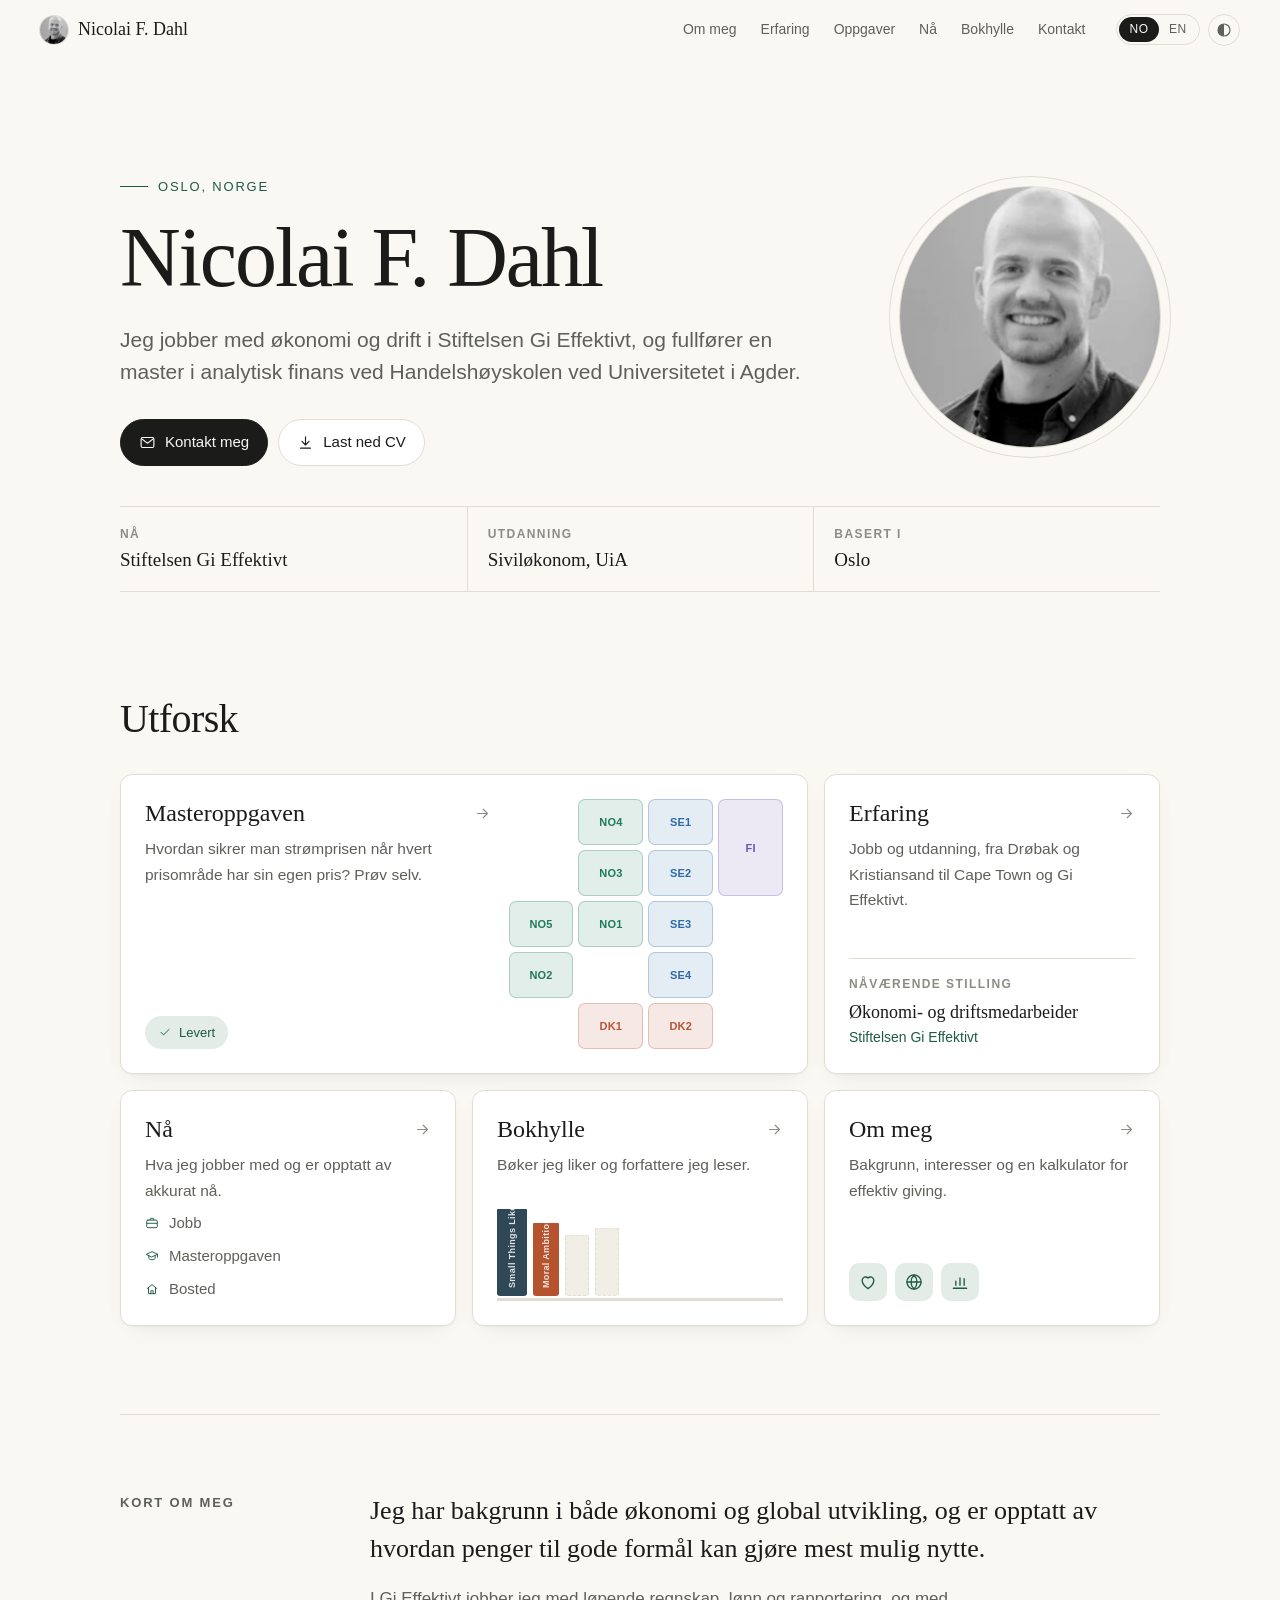
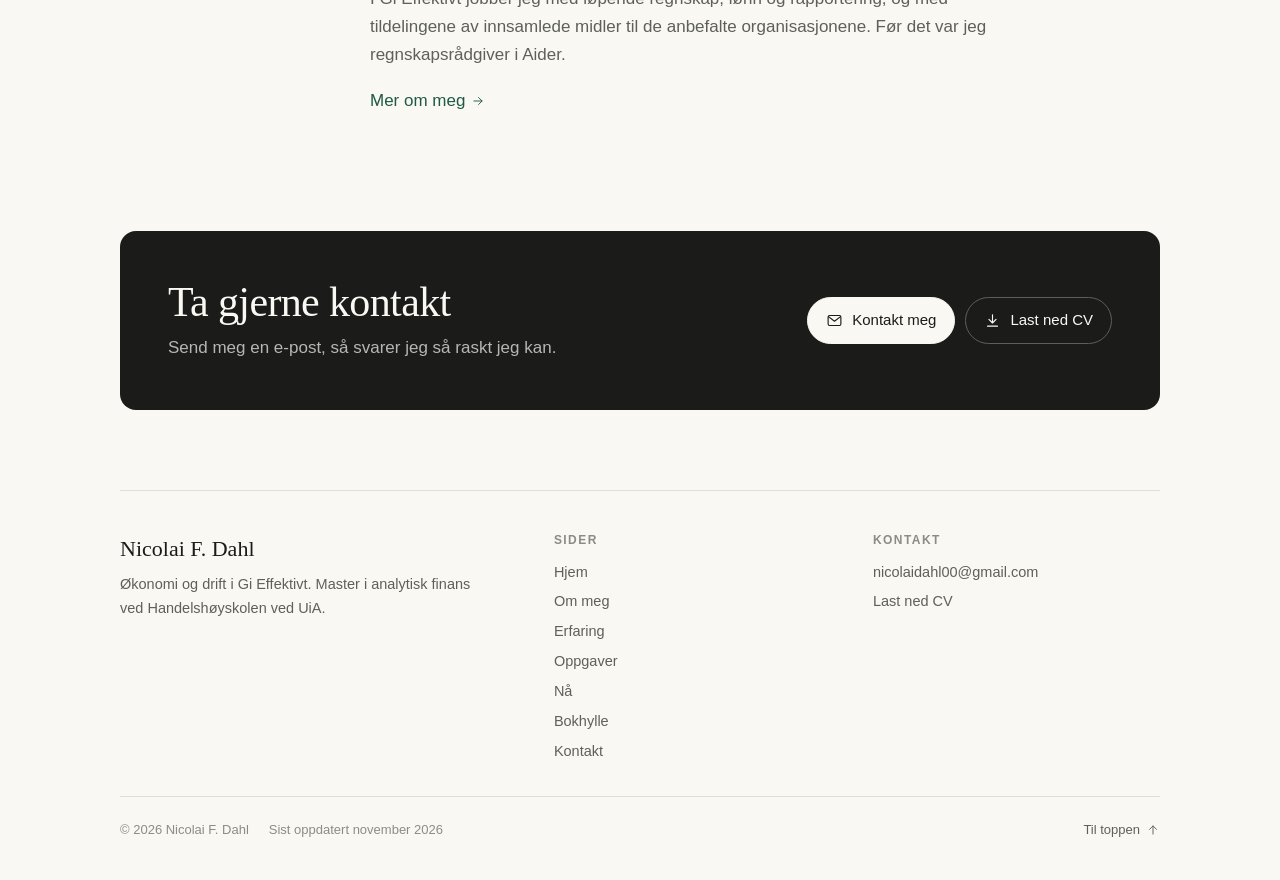
<file: index.html>
<!doctype html>
<html lang="nb">
<head>
  <meta charset="utf-8">
  <meta name="viewport" content="width=device-width, initial-scale=1">
  <meta name="robots" content="noindex, nofollow">
  <title>Nicolai F. Dahl</title>
  <meta name="description" content="Økonomi og drift i Stiftelsen Gi Effektivt. Master i analytisk finans ved Handelshøyskolen ved Universitetet i Agder.">
  <meta property="og:type" content="website">
  <meta property="og:site_name" content="Nicolai F. Dahl">
  <meta property="og:title" content="Nicolai F. Dahl">
  <meta property="og:description" content="Økonomi og drift i Stiftelsen Gi Effektivt. Master i analytisk finans ved Handelshøyskolen ved Universitetet i Agder.">
  <meta property="og:image" content="https://nicolaif.no/bilder/profil.jpg">
  <meta property="og:url" content="https://nicolaif.no/">
  <meta name="theme-color" content="#faf8f3">
  <link rel="icon" href="/favicon.svg" type="image/svg+xml">
  <link rel="stylesheet" href="/css/style.css?v=20261116b">
  <script>try{var t=localStorage.getItem("theme");if(t)document.documentElement.dataset.theme=t}catch(e){}</script>
</head>
<body data-page="hjem">
  <div id="site-header"></div>
  <main id="app" tabindex="-1"></main>
  <div id="site-footer"></div>
  <noscript><p style="padding:24px;font-family:sans-serif">Denne siden trenger JavaScript. Kontakt: <a href="mailto:nicolaidahl00@gmail.com">nicolaidahl00@gmail.com</a></p></noscript>
  <script src="/js/data.js?v=20261116b"></script>
  <script src="/js/site.js?v=20261116b"></script>
  <script src="/js/pages.js?v=20261116b"></script>
</body>
</html>
</file>
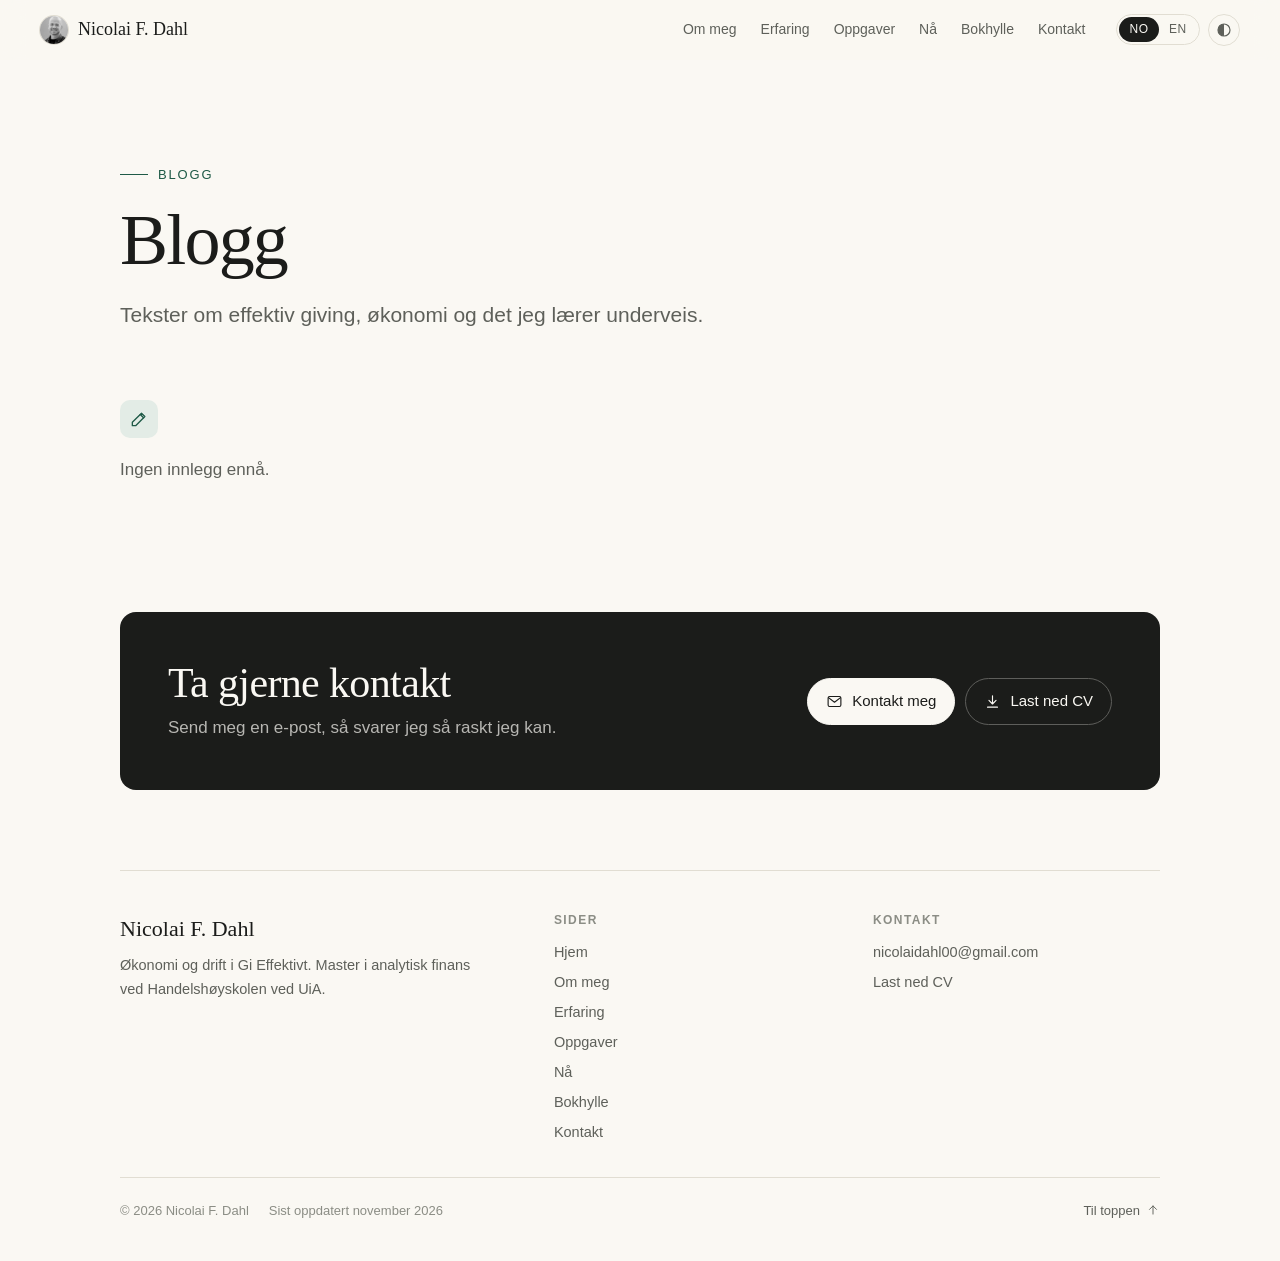
<file: blogg/index.html>
<!doctype html>
<html lang="nb">
<head>
  <meta charset="utf-8">
  <meta name="viewport" content="width=device-width, initial-scale=1">
  <meta name="robots" content="noindex, nofollow">
  <title>Blogg · Nicolai F. Dahl</title>
  <meta name="description" content="Tekster om effektiv giving, økonomi og det jeg lærer underveis.">
  <meta property="og:type" content="website">
  <meta property="og:site_name" content="Nicolai F. Dahl">
  <meta property="og:title" content="Blogg · Nicolai F. Dahl">
  <meta property="og:description" content="Tekster om effektiv giving, økonomi og det jeg lærer underveis.">
  <meta property="og:image" content="https://nicolaif.no/bilder/profil.jpg">
  <meta property="og:url" content="https://nicolaif.no/blogg/">
  <meta name="theme-color" content="#faf8f3">
  <link rel="icon" href="/favicon.svg" type="image/svg+xml">
  <link rel="stylesheet" href="/css/style.css?v=20261116b">
  <script>try{var t=localStorage.getItem("theme");if(t)document.documentElement.dataset.theme=t}catch(e){}</script>
</head>
<body data-page="blogg">
  <div id="site-header"></div>
  <main id="app" tabindex="-1"></main>
  <div id="site-footer"></div>
  <noscript><p style="padding:24px;font-family:sans-serif">Denne siden trenger JavaScript. Kontakt: <a href="mailto:nicolaidahl00@gmail.com">nicolaidahl00@gmail.com</a></p></noscript>
  <script src="/js/data.js?v=20261116b"></script>
  <script src="/js/site.js?v=20261116b"></script>
  <script src="/js/pages.js?v=20261116b"></script>
</body>
</html>
</file>
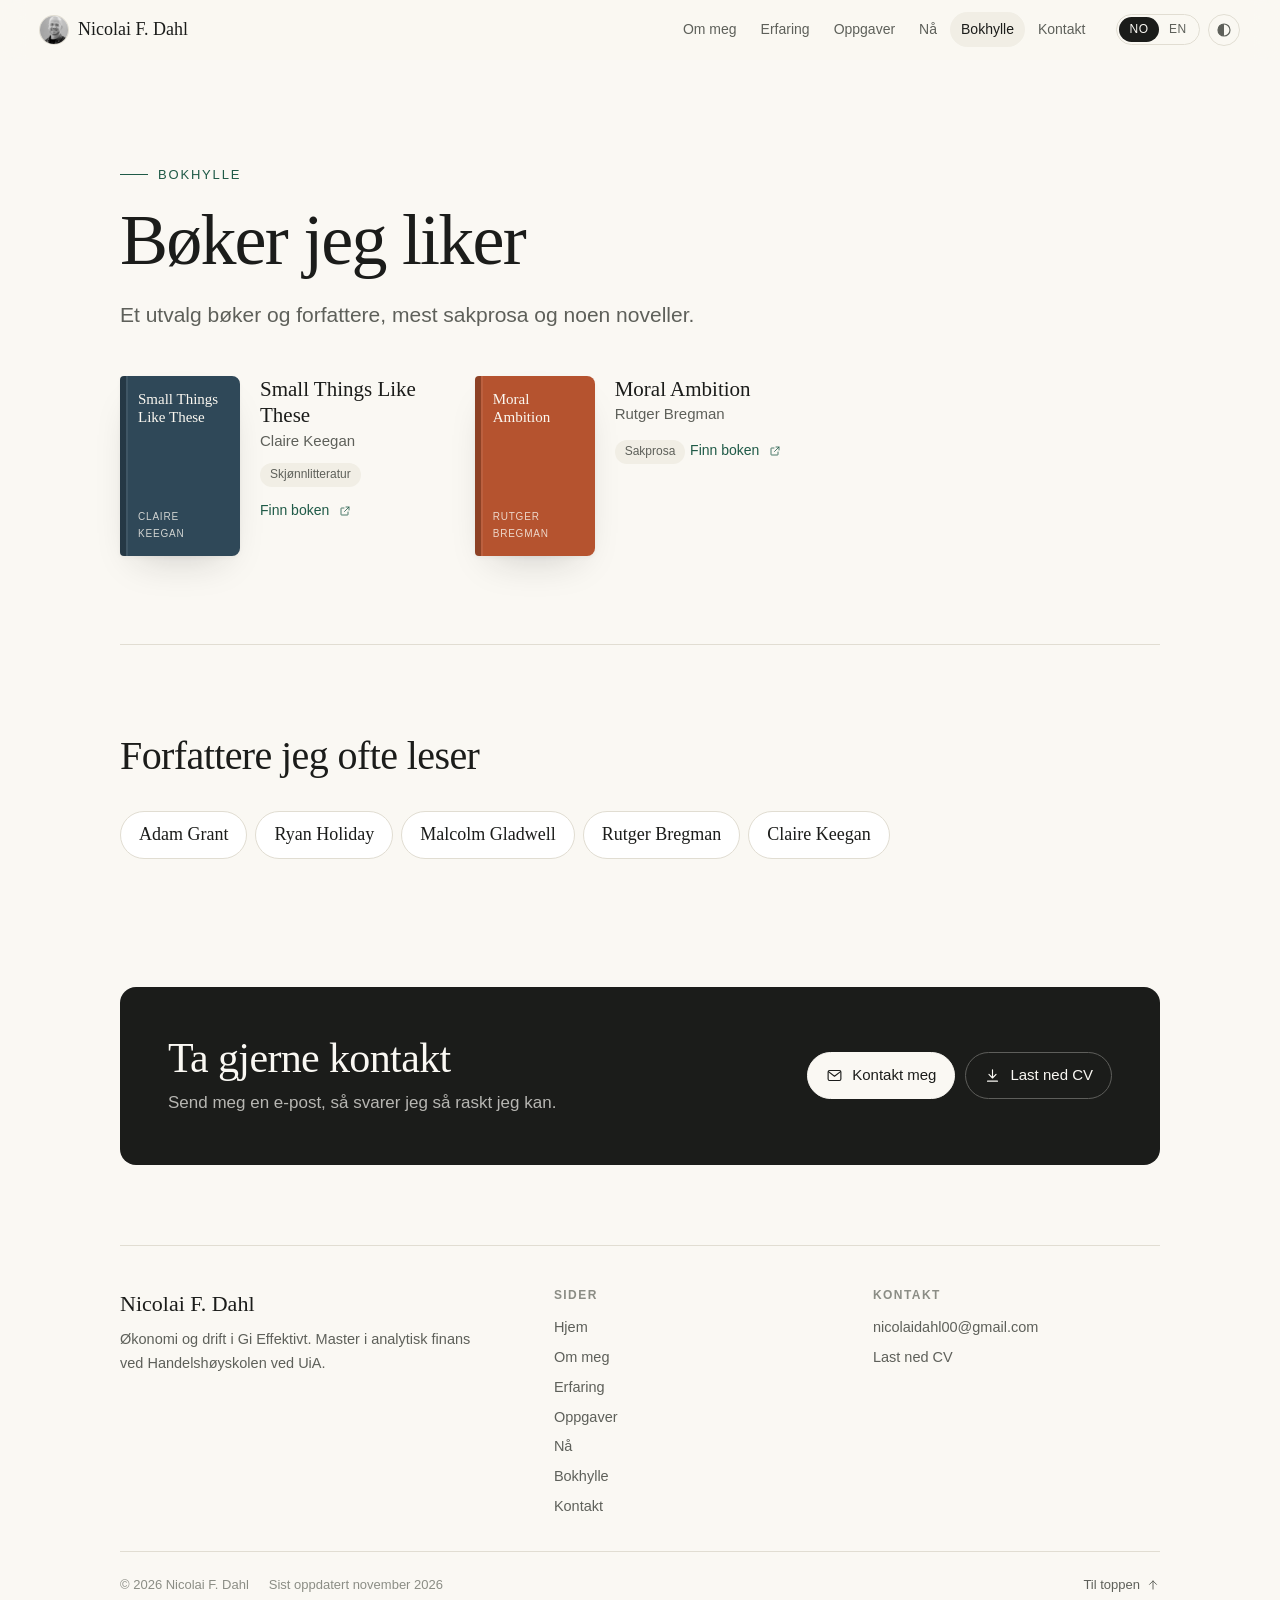
<file: bokhylle/index.html>
<!doctype html>
<html lang="nb">
<head>
  <meta charset="utf-8">
  <meta name="viewport" content="width=device-width, initial-scale=1">
  <meta name="robots" content="noindex, nofollow">
  <title>Bokhylle · Nicolai F. Dahl</title>
  <meta name="description" content="Bøker jeg liker og forfattere jeg leser.">
  <meta property="og:type" content="website">
  <meta property="og:site_name" content="Nicolai F. Dahl">
  <meta property="og:title" content="Bokhylle · Nicolai F. Dahl">
  <meta property="og:description" content="Bøker jeg liker og forfattere jeg leser.">
  <meta property="og:image" content="https://nicolaif.no/bilder/profil.jpg">
  <meta property="og:url" content="https://nicolaif.no/bokhylle/">
  <meta name="theme-color" content="#faf8f3">
  <link rel="icon" href="/favicon.svg" type="image/svg+xml">
  <link rel="stylesheet" href="/css/style.css?v=20261116b">
  <script>try{var t=localStorage.getItem("theme");if(t)document.documentElement.dataset.theme=t}catch(e){}</script>
</head>
<body data-page="bokhylle">
  <div id="site-header"></div>
  <main id="app" tabindex="-1"></main>
  <div id="site-footer"></div>
  <noscript><p style="padding:24px;font-family:sans-serif">Denne siden trenger JavaScript. Kontakt: <a href="mailto:nicolaidahl00@gmail.com">nicolaidahl00@gmail.com</a></p></noscript>
  <script src="/js/data.js?v=20261116b"></script>
  <script src="/js/site.js?v=20261116b"></script>
  <script src="/js/pages.js?v=20261116b"></script>
</body>
</html>
</file>
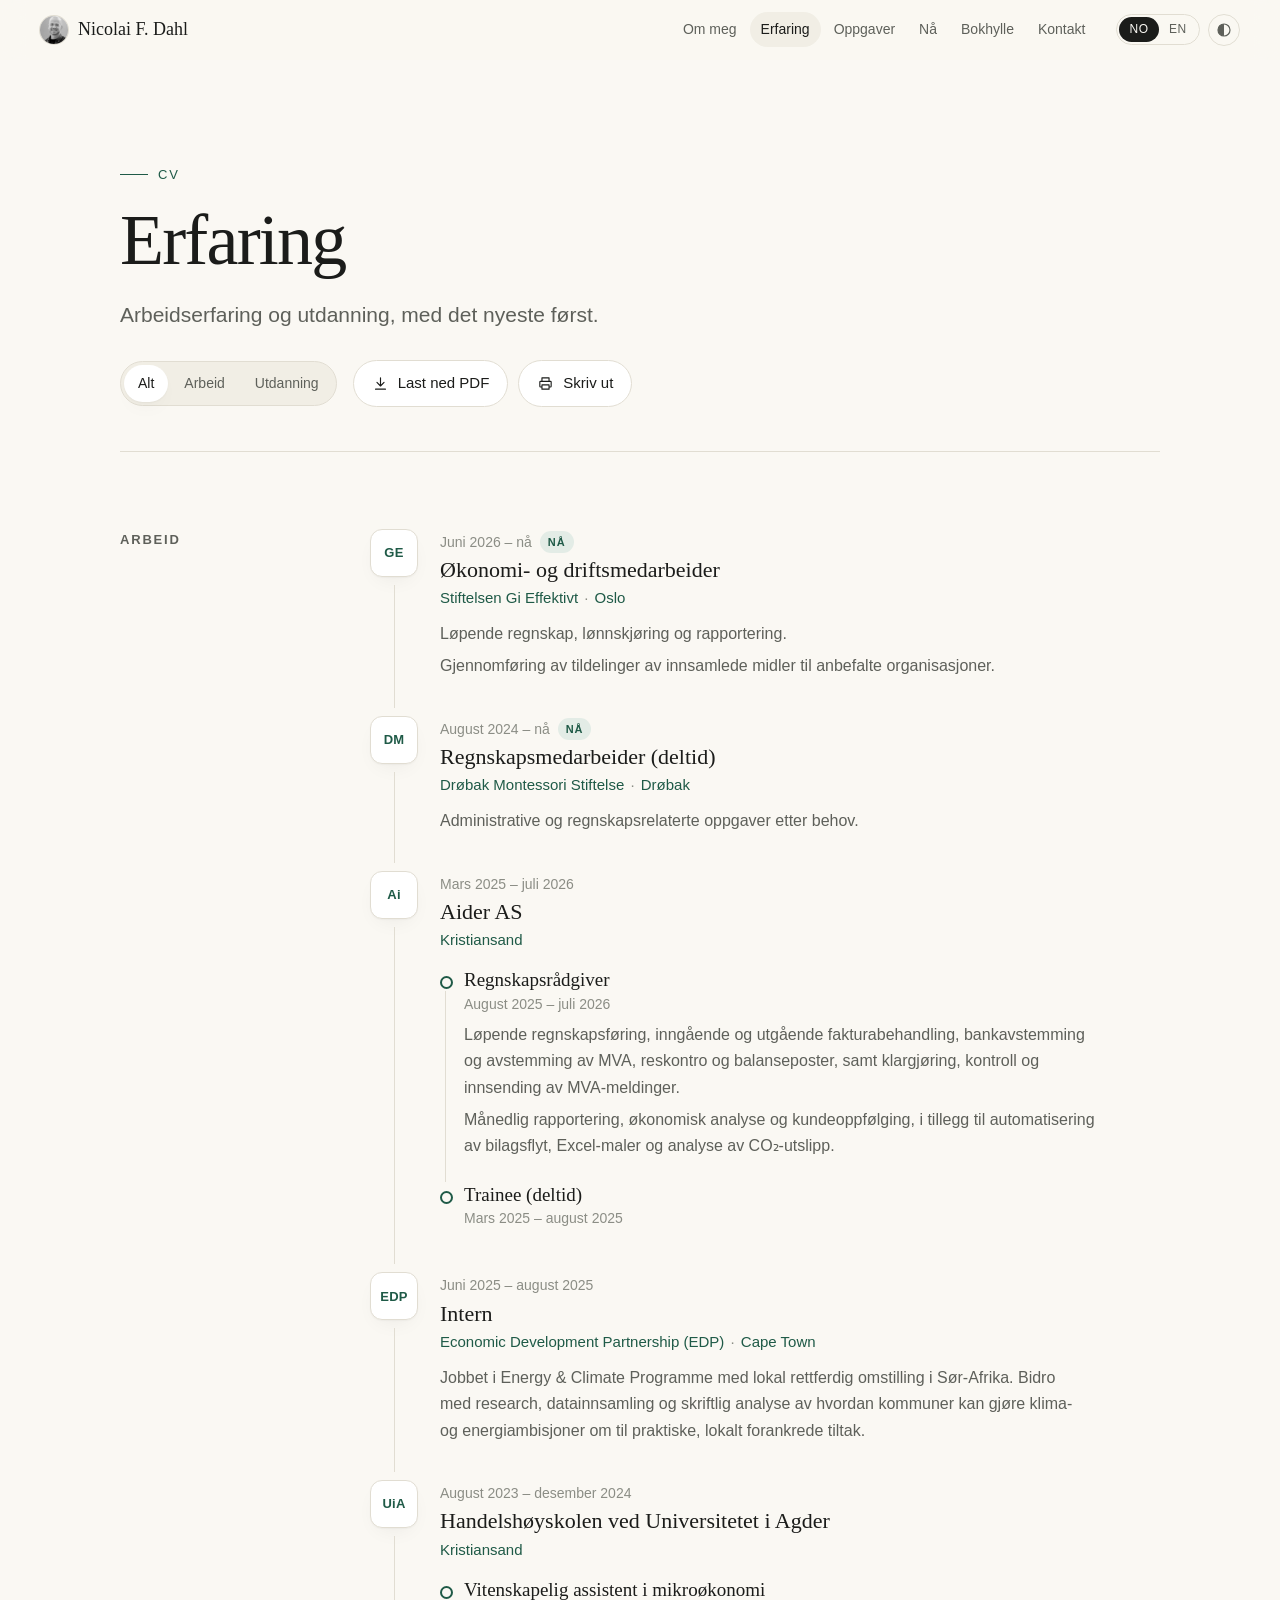
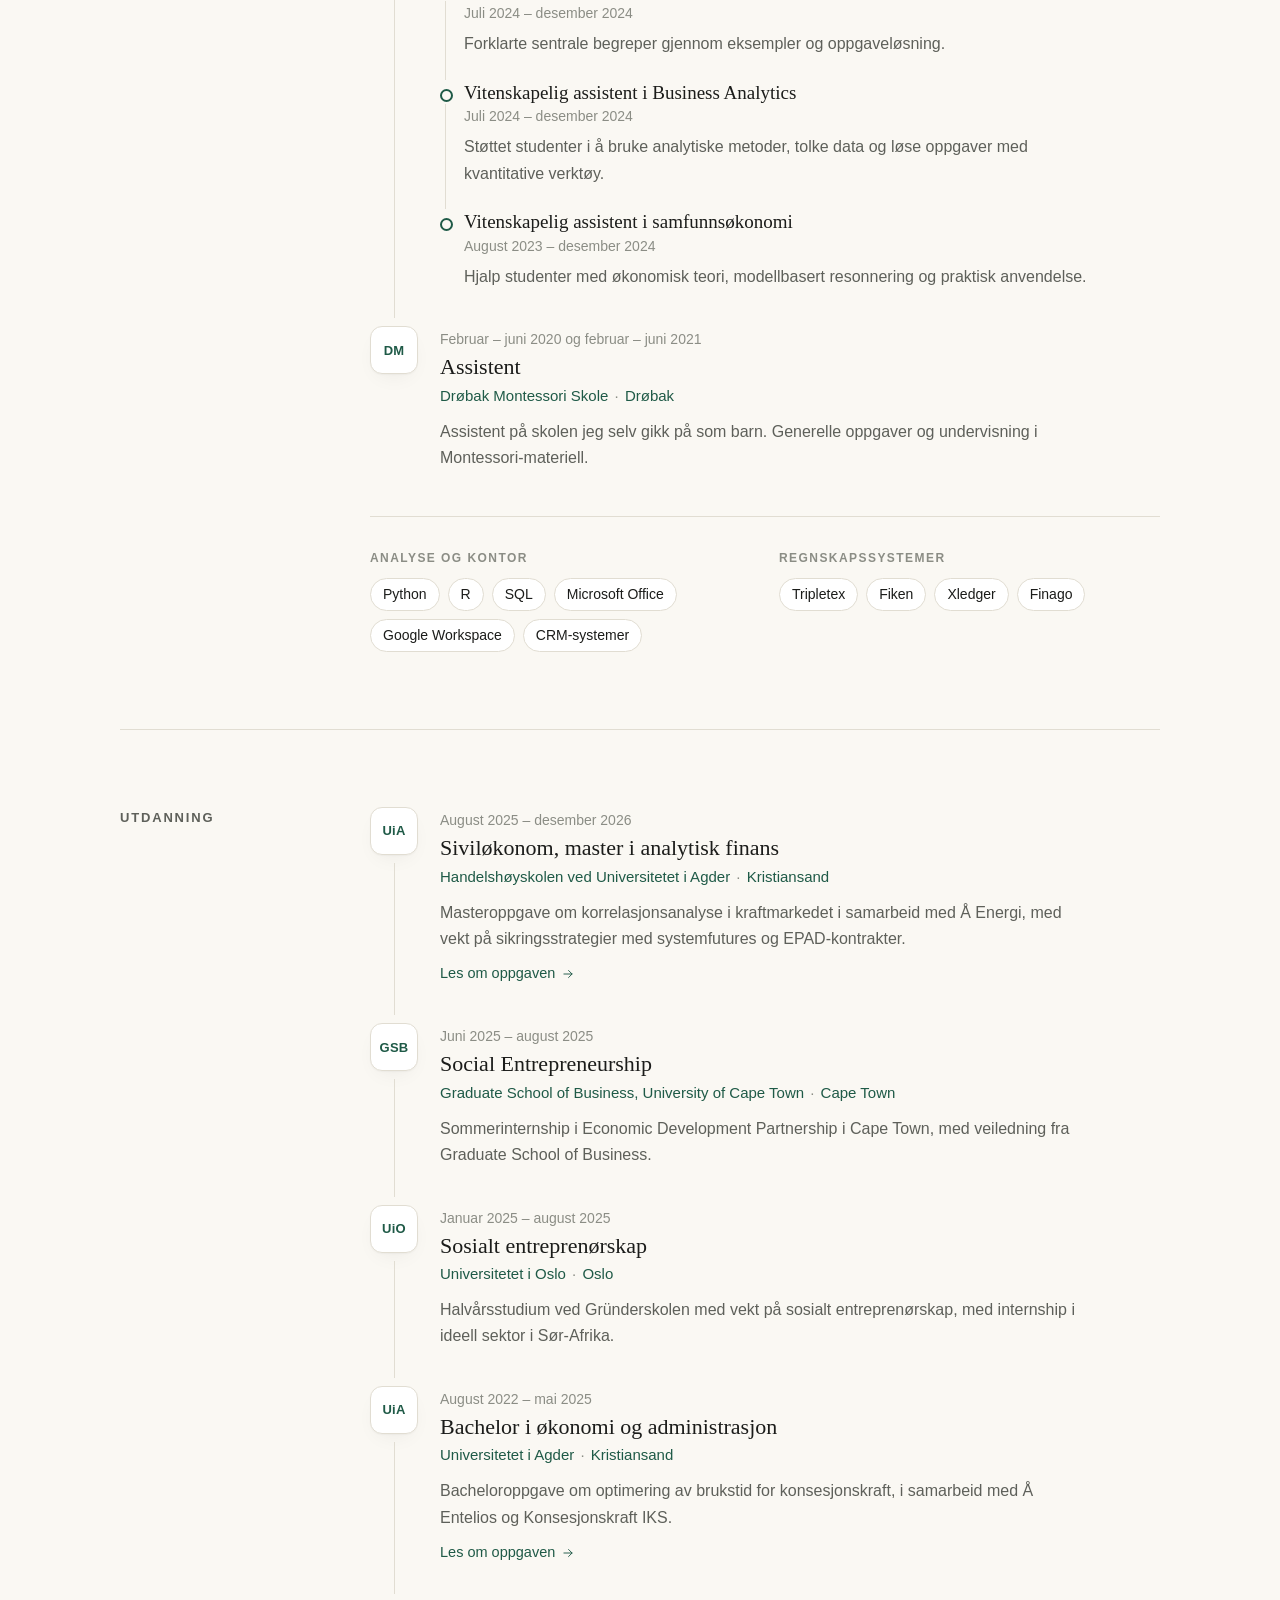
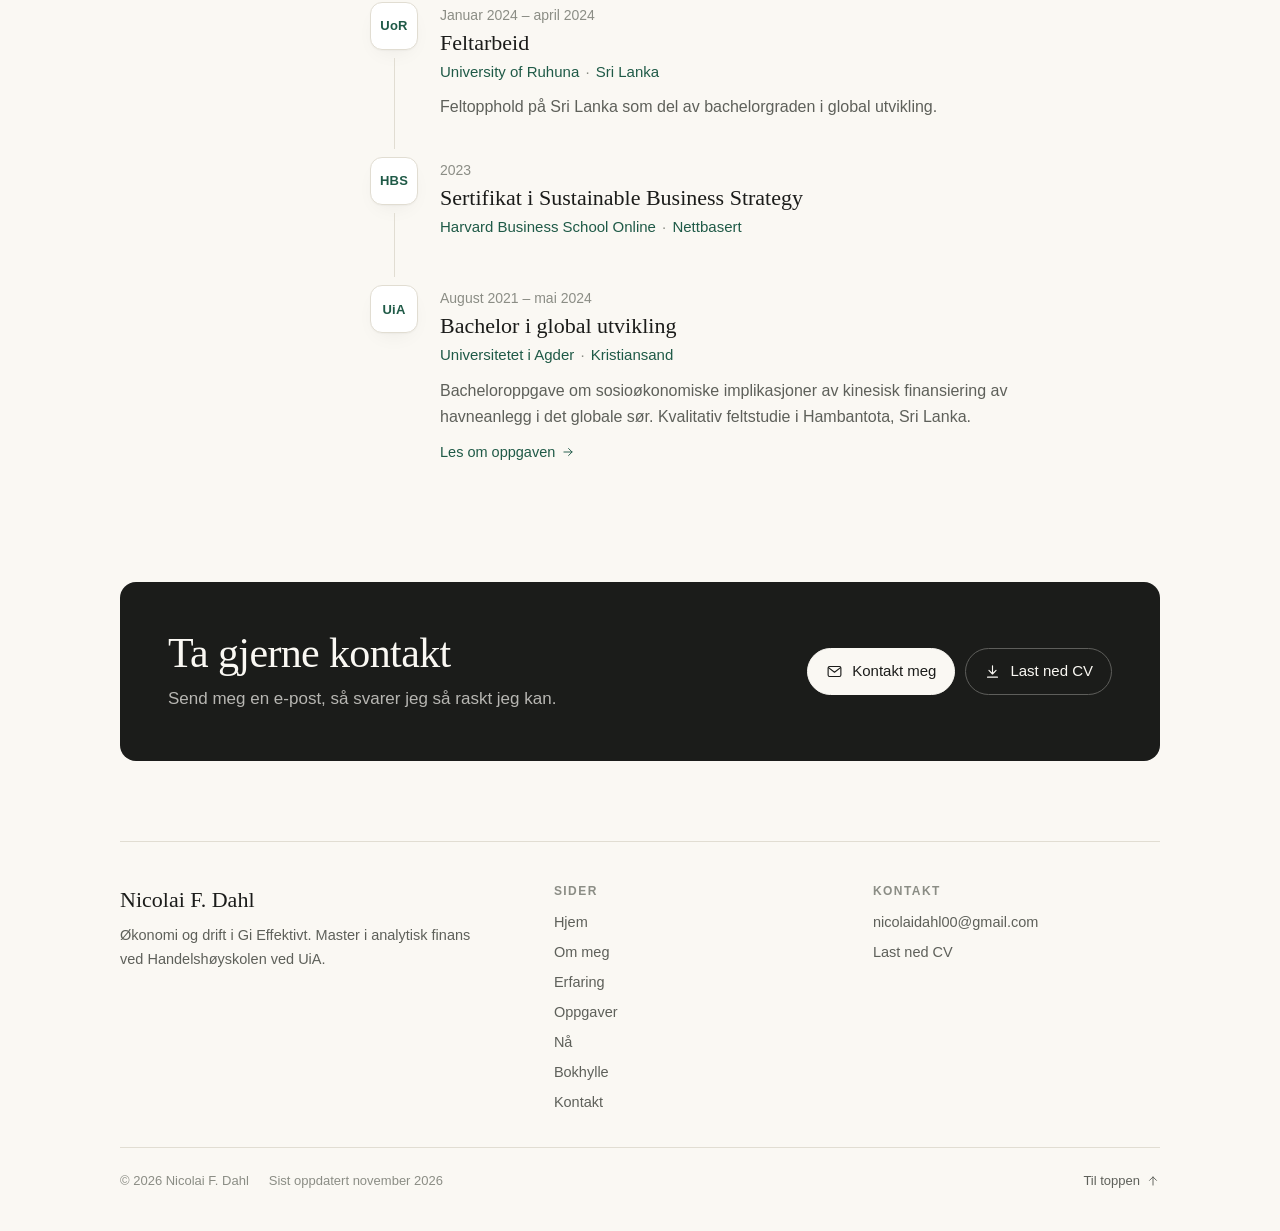
<file: erfaring/index.html>
<!doctype html>
<html lang="nb">
<head>
  <meta charset="utf-8">
  <meta name="viewport" content="width=device-width, initial-scale=1">
  <meta name="robots" content="noindex, nofollow">
  <title>Erfaring · Nicolai F. Dahl</title>
  <meta name="description" content="Arbeidserfaring og utdanning. Last ned CV som PDF.">
  <meta property="og:type" content="website">
  <meta property="og:site_name" content="Nicolai F. Dahl">
  <meta property="og:title" content="Erfaring · Nicolai F. Dahl">
  <meta property="og:description" content="Arbeidserfaring og utdanning. Last ned CV som PDF.">
  <meta property="og:image" content="https://nicolaif.no/bilder/profil.jpg">
  <meta property="og:url" content="https://nicolaif.no/erfaring/">
  <meta name="theme-color" content="#faf8f3">
  <link rel="icon" href="/favicon.svg" type="image/svg+xml">
  <link rel="stylesheet" href="/css/style.css?v=20261116b">
  <script>try{var t=localStorage.getItem("theme");if(t)document.documentElement.dataset.theme=t}catch(e){}</script>
</head>
<body data-page="erfaring">
  <div id="site-header"></div>
  <main id="app" tabindex="-1"></main>
  <div id="site-footer"></div>
  <noscript><p style="padding:24px;font-family:sans-serif">Denne siden trenger JavaScript. Kontakt: <a href="mailto:nicolaidahl00@gmail.com">nicolaidahl00@gmail.com</a></p></noscript>
  <script src="/js/data.js?v=20261116b"></script>
  <script src="/js/site.js?v=20261116b"></script>
  <script src="/js/pages.js?v=20261116b"></script>
</body>
</html>
</file>
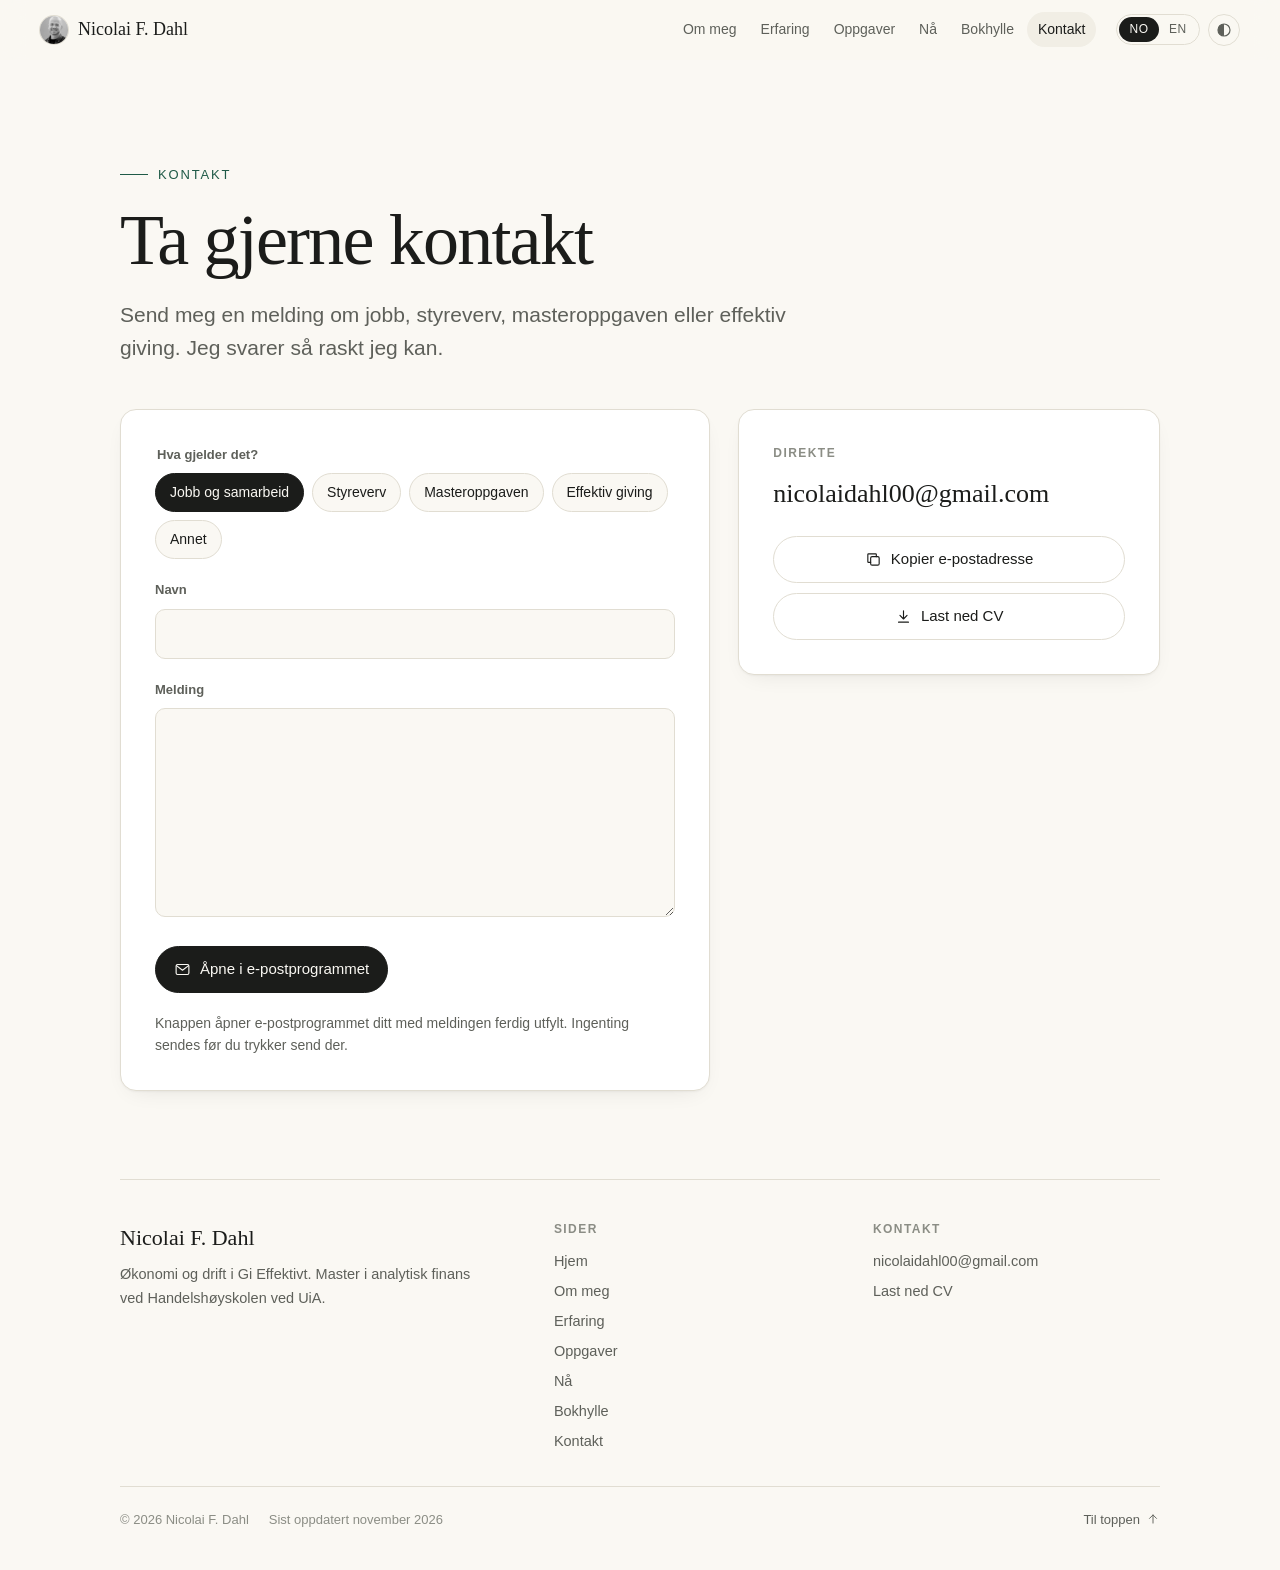
<file: kontakt/index.html>
<!doctype html>
<html lang="nb">
<head>
  <meta charset="utf-8">
  <meta name="viewport" content="width=device-width, initial-scale=1">
  <meta name="robots" content="noindex, nofollow">
  <title>Kontakt · Nicolai F. Dahl</title>
  <meta name="description" content="Ta kontakt om jobb, styreverv, masteroppgaven eller effektiv giving.">
  <meta property="og:type" content="website">
  <meta property="og:site_name" content="Nicolai F. Dahl">
  <meta property="og:title" content="Kontakt · Nicolai F. Dahl">
  <meta property="og:description" content="Ta kontakt om jobb, styreverv, masteroppgaven eller effektiv giving.">
  <meta property="og:image" content="https://nicolaif.no/bilder/profil.jpg">
  <meta property="og:url" content="https://nicolaif.no/kontakt/">
  <meta name="theme-color" content="#faf8f3">
  <link rel="icon" href="/favicon.svg" type="image/svg+xml">
  <link rel="stylesheet" href="/css/style.css?v=20261116b">
  <script>try{var t=localStorage.getItem("theme");if(t)document.documentElement.dataset.theme=t}catch(e){}</script>
</head>
<body data-page="kontakt">
  <div id="site-header"></div>
  <main id="app" tabindex="-1"></main>
  <div id="site-footer"></div>
  <noscript><p style="padding:24px;font-family:sans-serif">Denne siden trenger JavaScript. Kontakt: <a href="mailto:nicolaidahl00@gmail.com">nicolaidahl00@gmail.com</a></p></noscript>
  <script src="/js/data.js?v=20261116b"></script>
  <script src="/js/site.js?v=20261116b"></script>
  <script src="/js/pages.js?v=20261116b"></script>
</body>
</html>
</file>
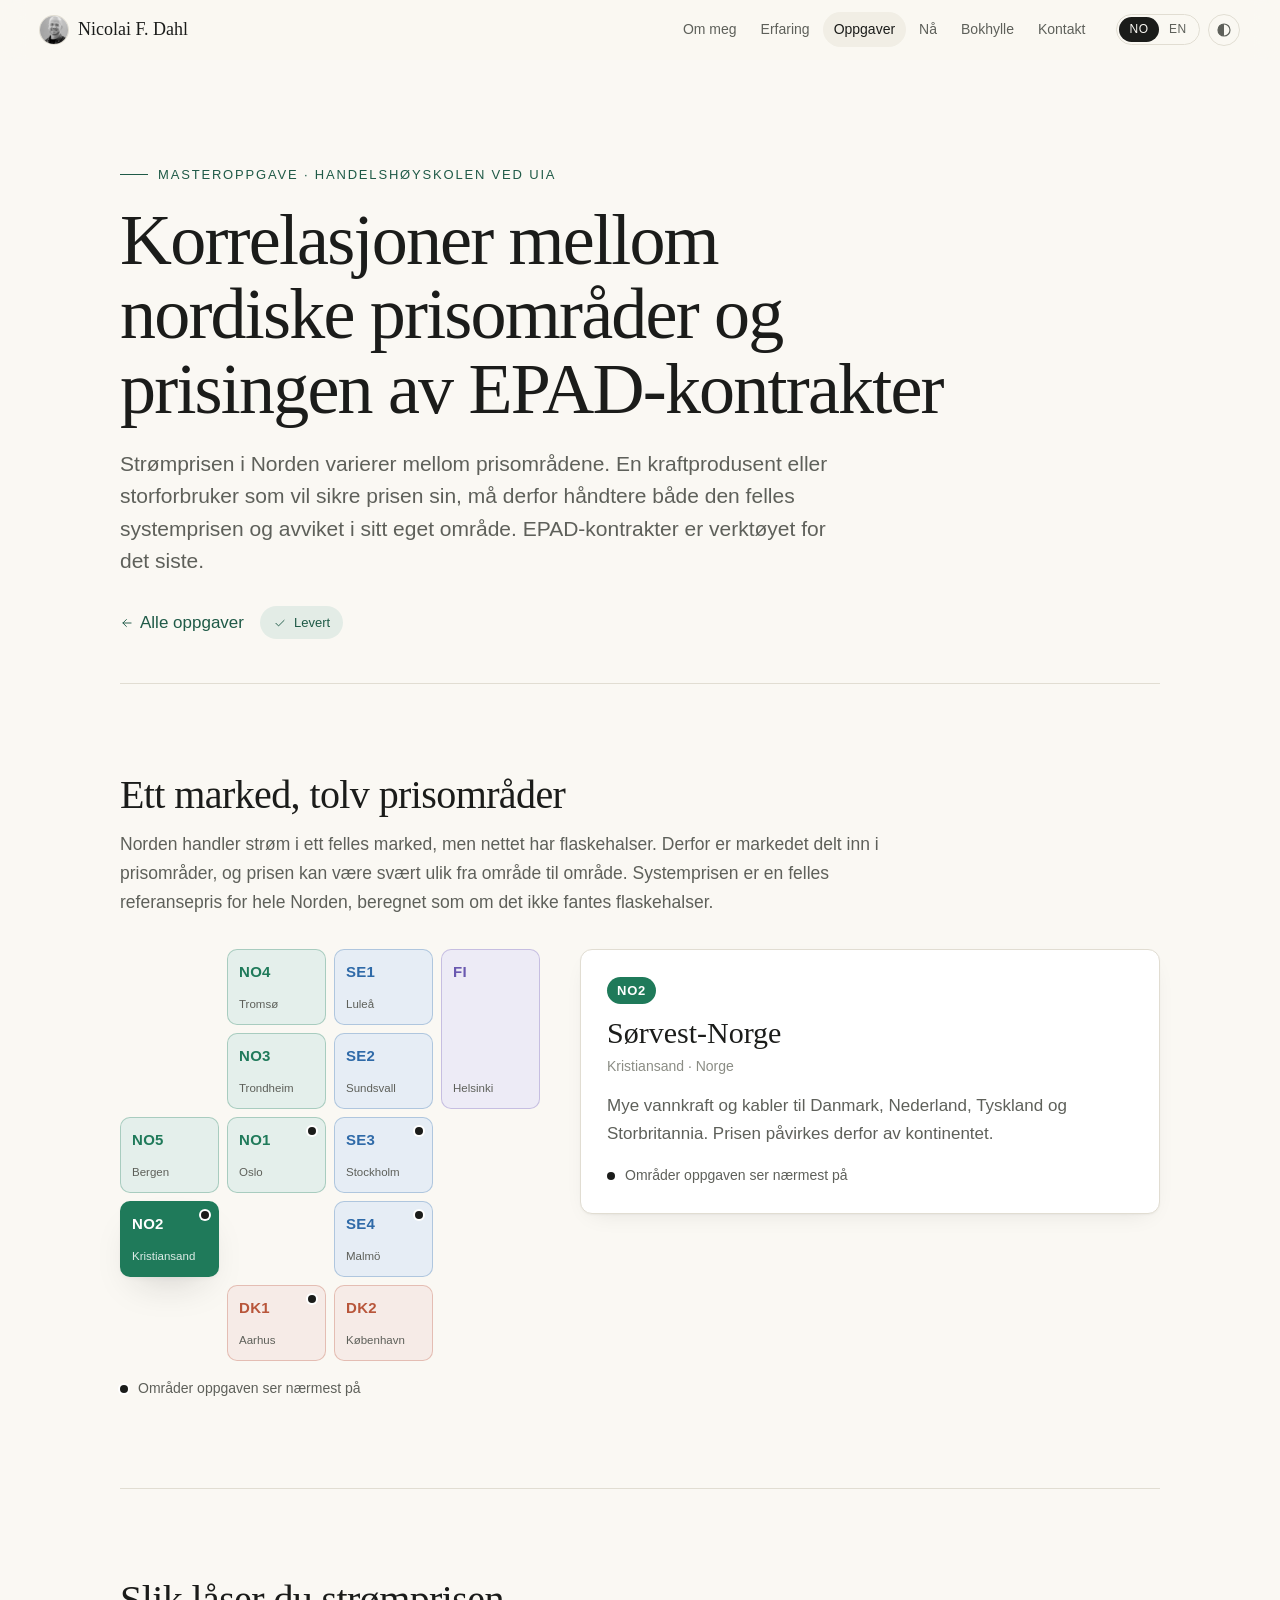
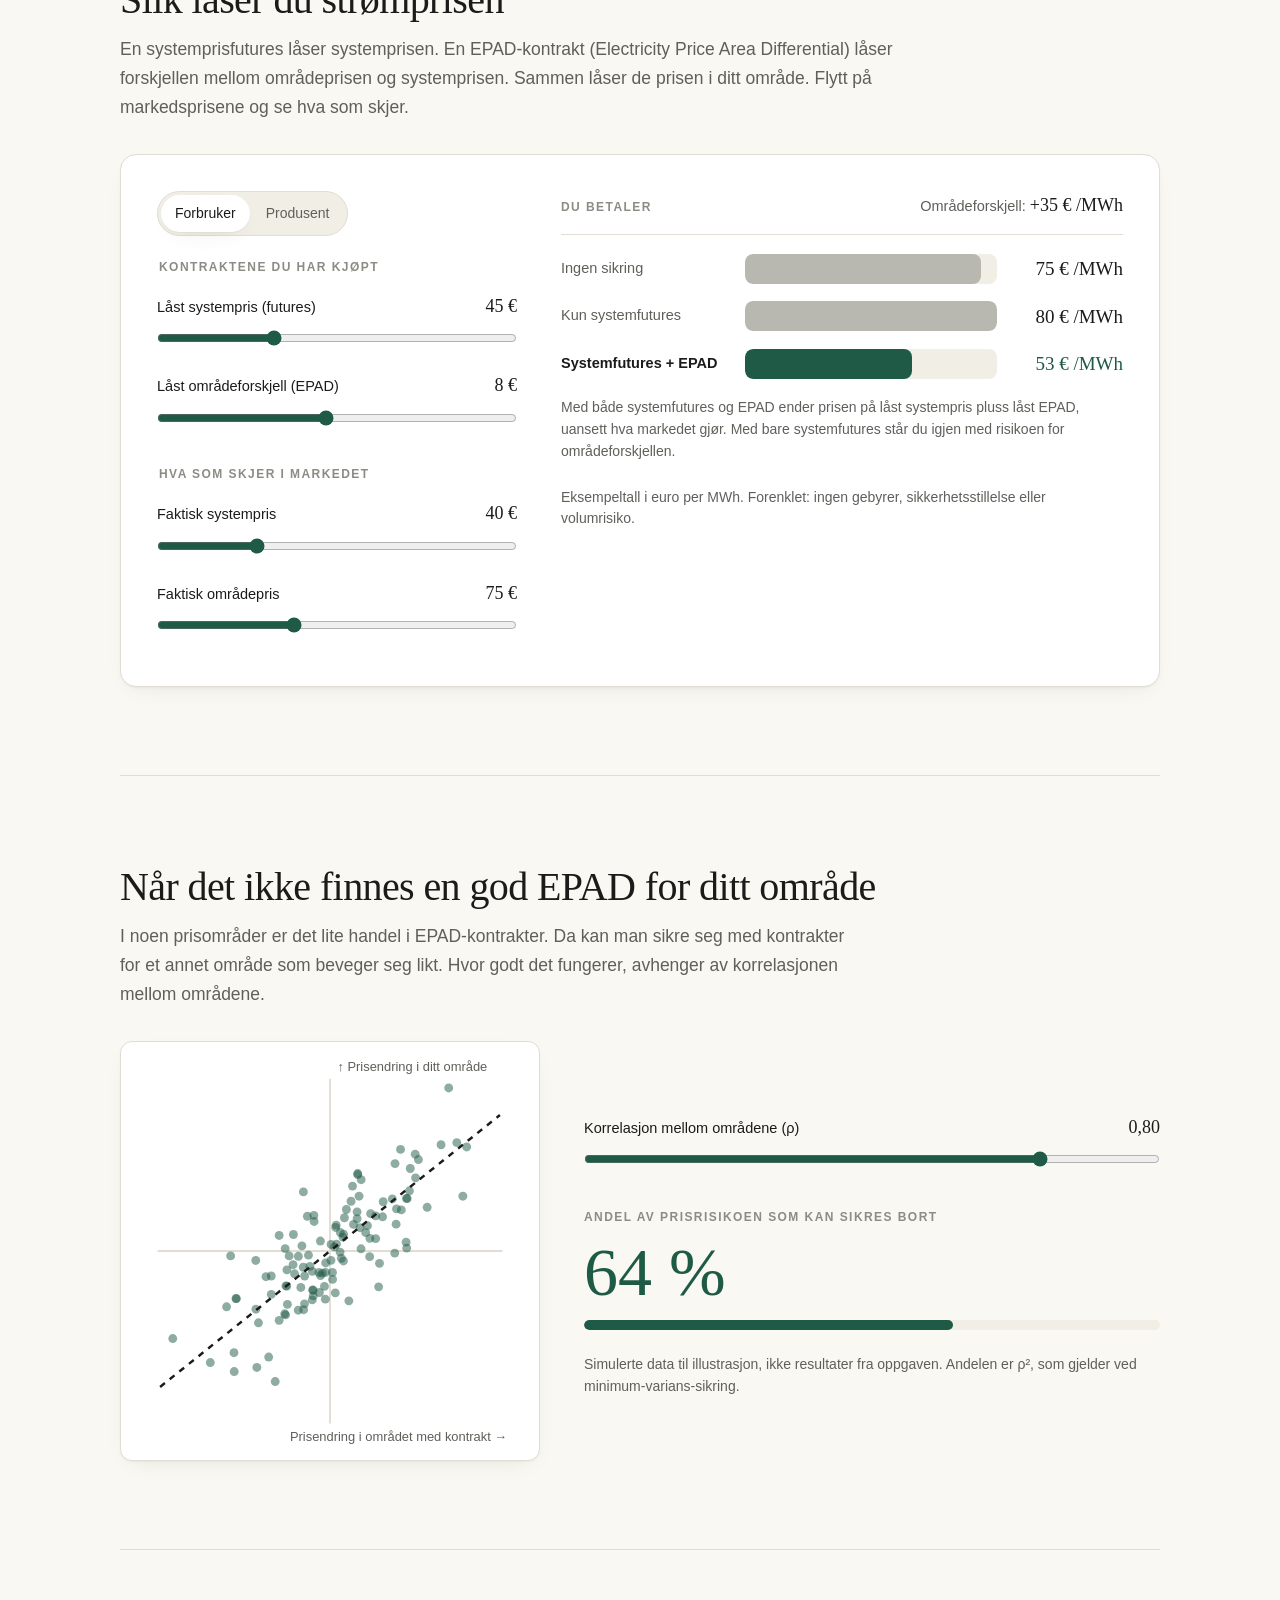
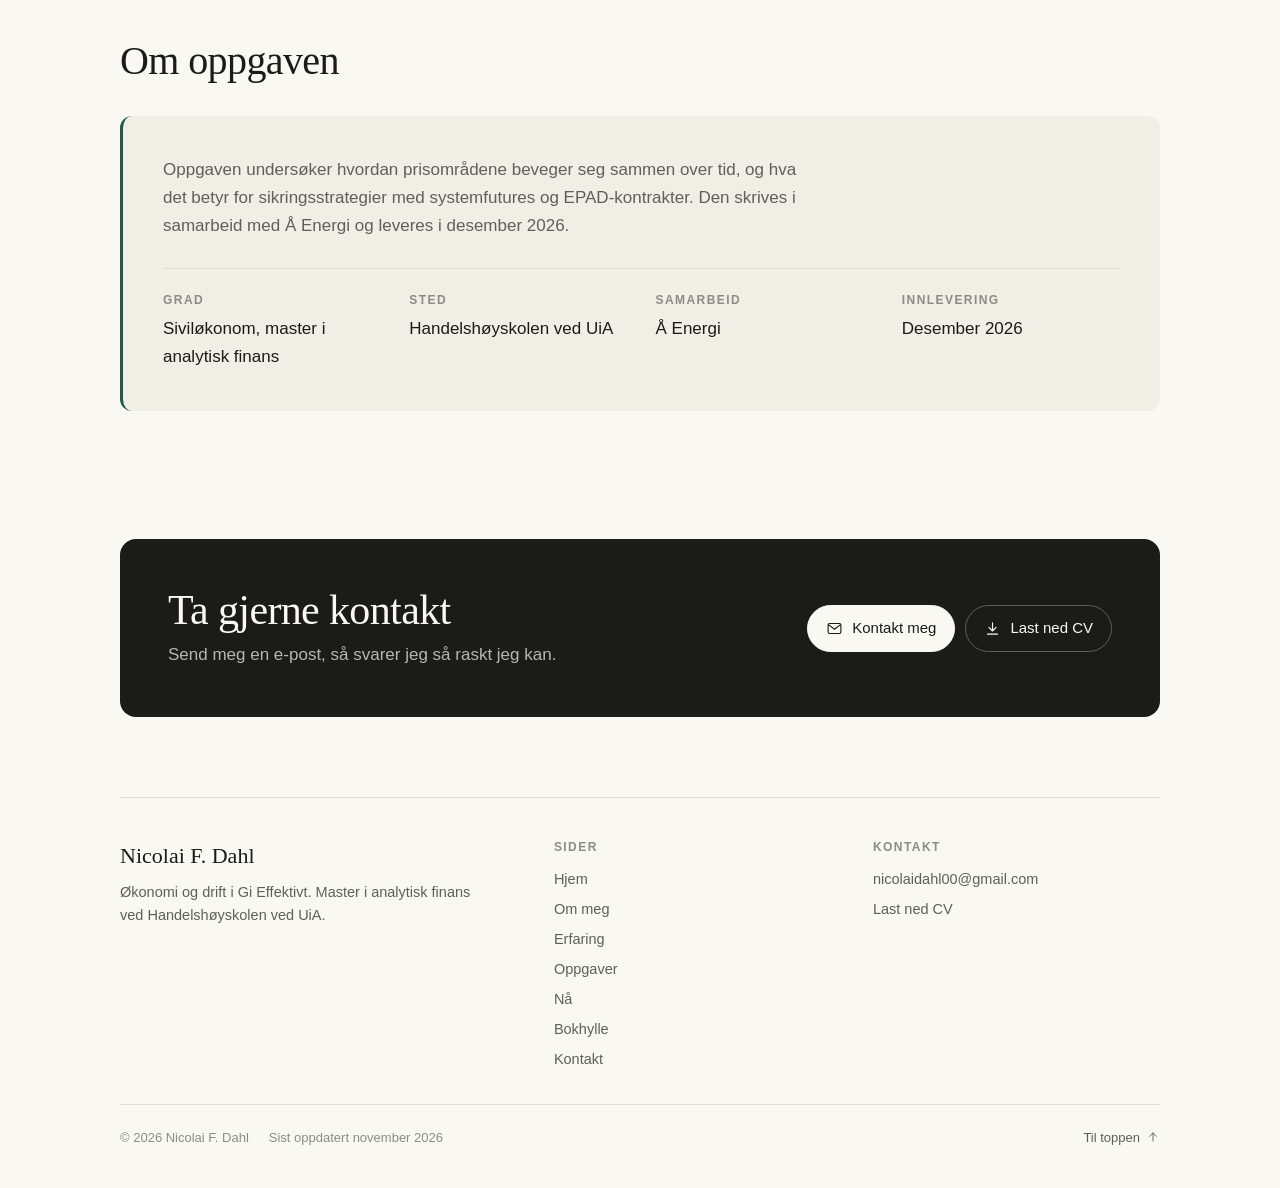
<file: master/index.html>
<!doctype html>
<html lang="nb">
<head>
  <meta charset="utf-8">
  <meta name="viewport" content="width=device-width, initial-scale=1">
  <meta name="robots" content="noindex, nofollow">
  <title>Masteroppgave · Nicolai F. Dahl</title>
  <meta name="description" content="Korrelasjoner mellom nordiske prisområder og prisingen av EPAD-kontrakter, forklart med interaktive eksempler.">
  <meta property="og:type" content="website">
  <meta property="og:site_name" content="Nicolai F. Dahl">
  <meta property="og:title" content="Masteroppgave · Nicolai F. Dahl">
  <meta property="og:description" content="Korrelasjoner mellom nordiske prisområder og prisingen av EPAD-kontrakter, forklart med interaktive eksempler.">
  <meta property="og:image" content="https://nicolaif.no/bilder/profil.jpg">
  <meta property="og:url" content="https://nicolaif.no/master/">
  <meta name="theme-color" content="#faf8f3">
  <link rel="icon" href="/favicon.svg" type="image/svg+xml">
  <link rel="stylesheet" href="/css/style.css?v=20261116b">
  <script>try{var t=localStorage.getItem("theme");if(t)document.documentElement.dataset.theme=t}catch(e){}</script>
</head>
<body data-page="master">
  <div id="site-header"></div>
  <main id="app" tabindex="-1"></main>
  <div id="site-footer"></div>
  <noscript><p style="padding:24px;font-family:sans-serif">Denne siden trenger JavaScript. Kontakt: <a href="mailto:nicolaidahl00@gmail.com">nicolaidahl00@gmail.com</a></p></noscript>
  <script src="/js/data.js?v=20261116b"></script>
  <script src="/js/site.js?v=20261116b"></script>
  <script src="/js/pages.js?v=20261116b"></script>
</body>
</html>
</file>
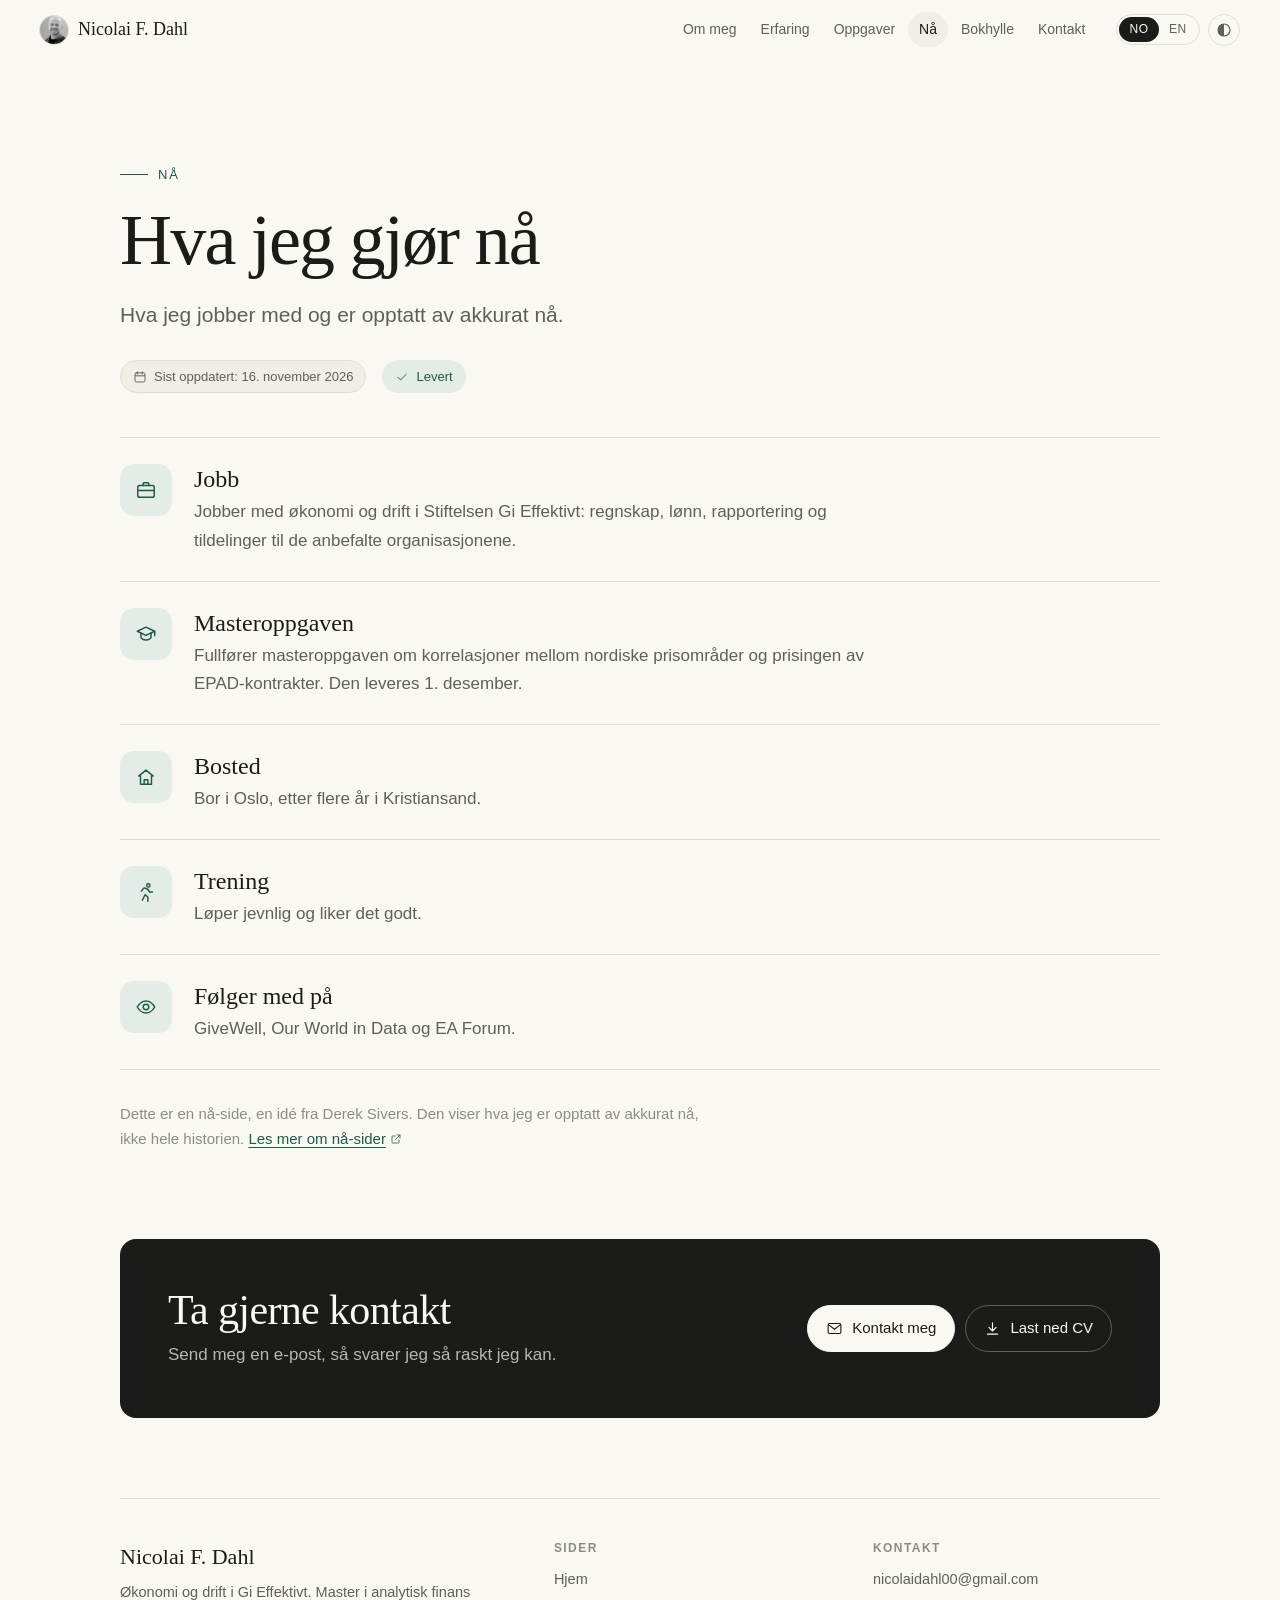
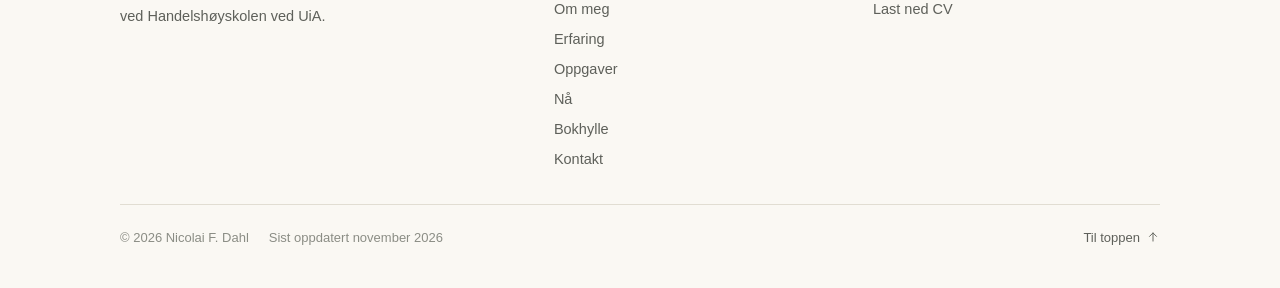
<file: na/index.html>
<!doctype html>
<html lang="nb">
<head>
  <meta charset="utf-8">
  <meta name="viewport" content="width=device-width, initial-scale=1">
  <meta name="robots" content="noindex, nofollow">
  <title>Nå · Nicolai F. Dahl</title>
  <meta name="description" content="Hva jeg jobber med og er opptatt av akkurat nå.">
  <meta property="og:type" content="website">
  <meta property="og:site_name" content="Nicolai F. Dahl">
  <meta property="og:title" content="Nå · Nicolai F. Dahl">
  <meta property="og:description" content="Hva jeg jobber med og er opptatt av akkurat nå.">
  <meta property="og:image" content="https://nicolaif.no/bilder/profil.jpg">
  <meta property="og:url" content="https://nicolaif.no/na/">
  <meta name="theme-color" content="#faf8f3">
  <link rel="icon" href="/favicon.svg" type="image/svg+xml">
  <link rel="stylesheet" href="/css/style.css?v=20261116b">
  <script>try{var t=localStorage.getItem("theme");if(t)document.documentElement.dataset.theme=t}catch(e){}</script>
</head>
<body data-page="na">
  <div id="site-header"></div>
  <main id="app" tabindex="-1"></main>
  <div id="site-footer"></div>
  <noscript><p style="padding:24px;font-family:sans-serif">Denne siden trenger JavaScript. Kontakt: <a href="mailto:nicolaidahl00@gmail.com">nicolaidahl00@gmail.com</a></p></noscript>
  <script src="/js/data.js?v=20261116b"></script>
  <script src="/js/site.js?v=20261116b"></script>
  <script src="/js/pages.js?v=20261116b"></script>
</body>
</html>
</file>
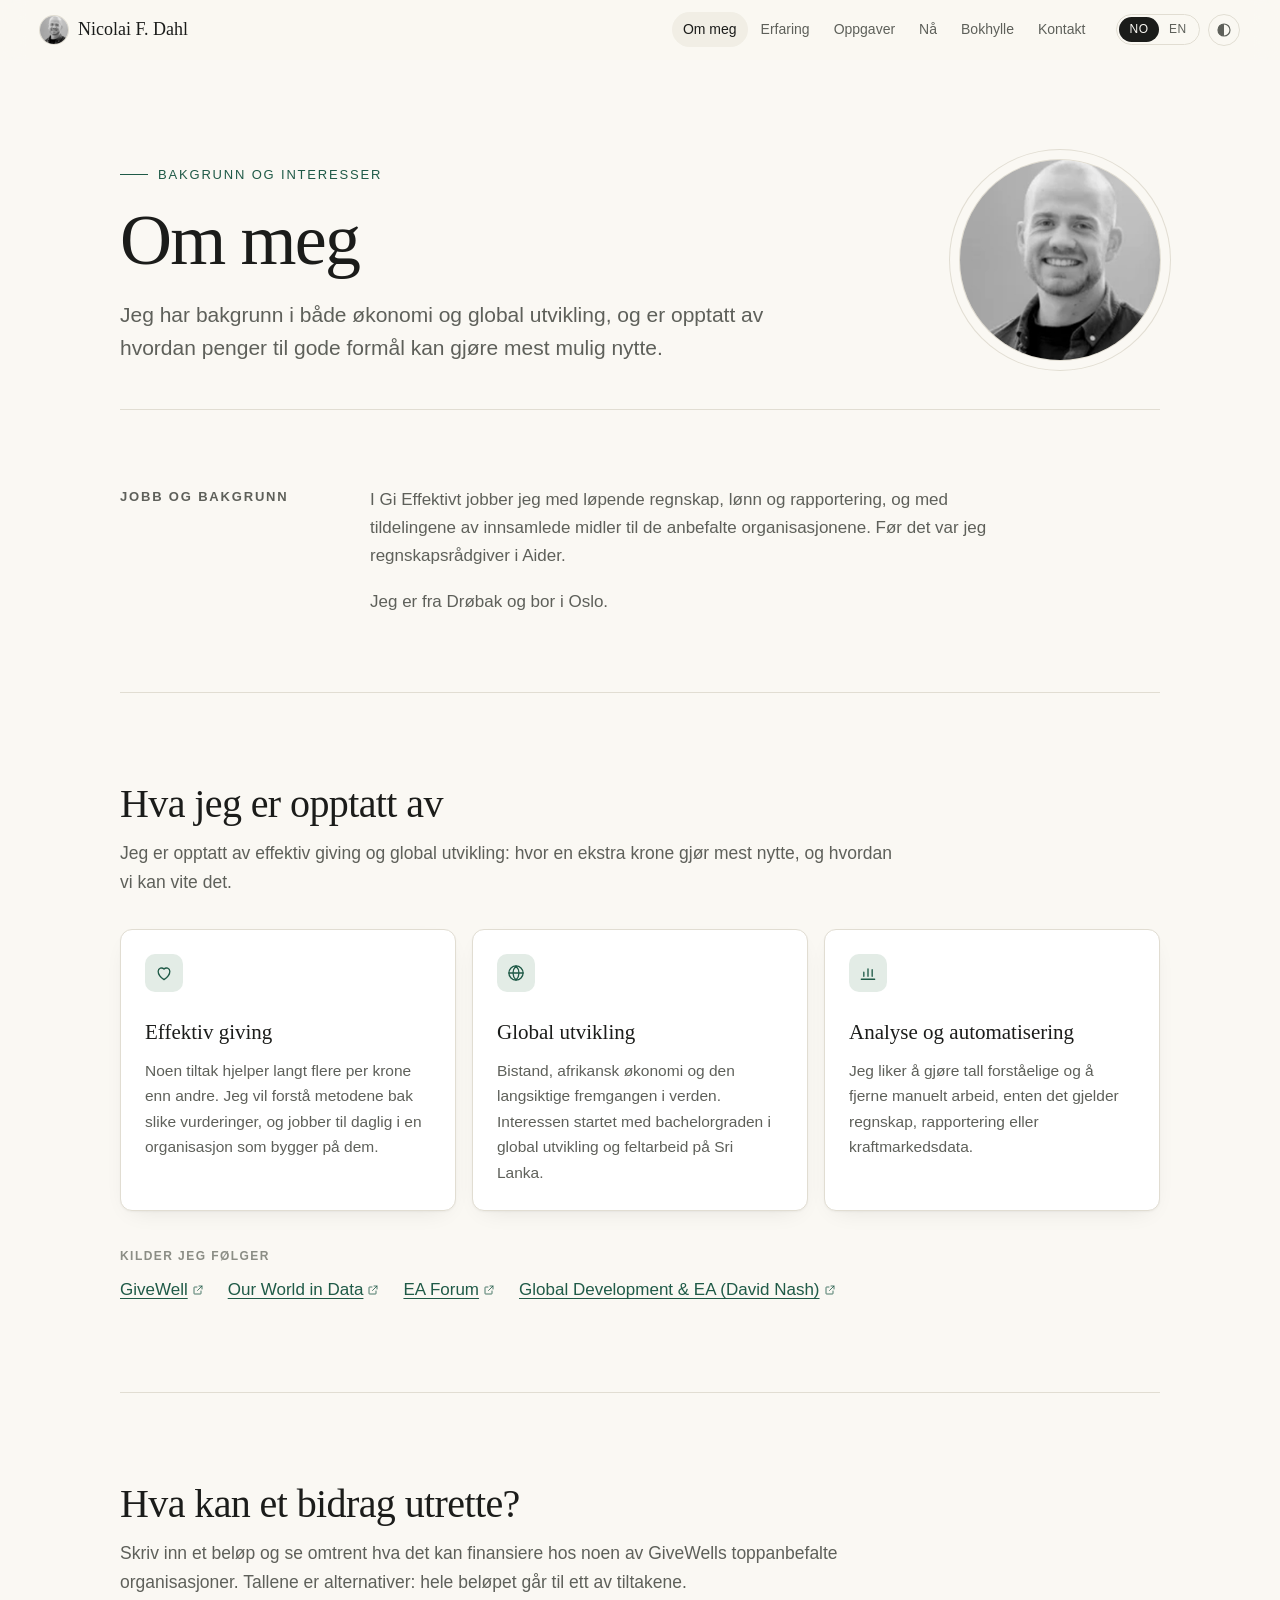
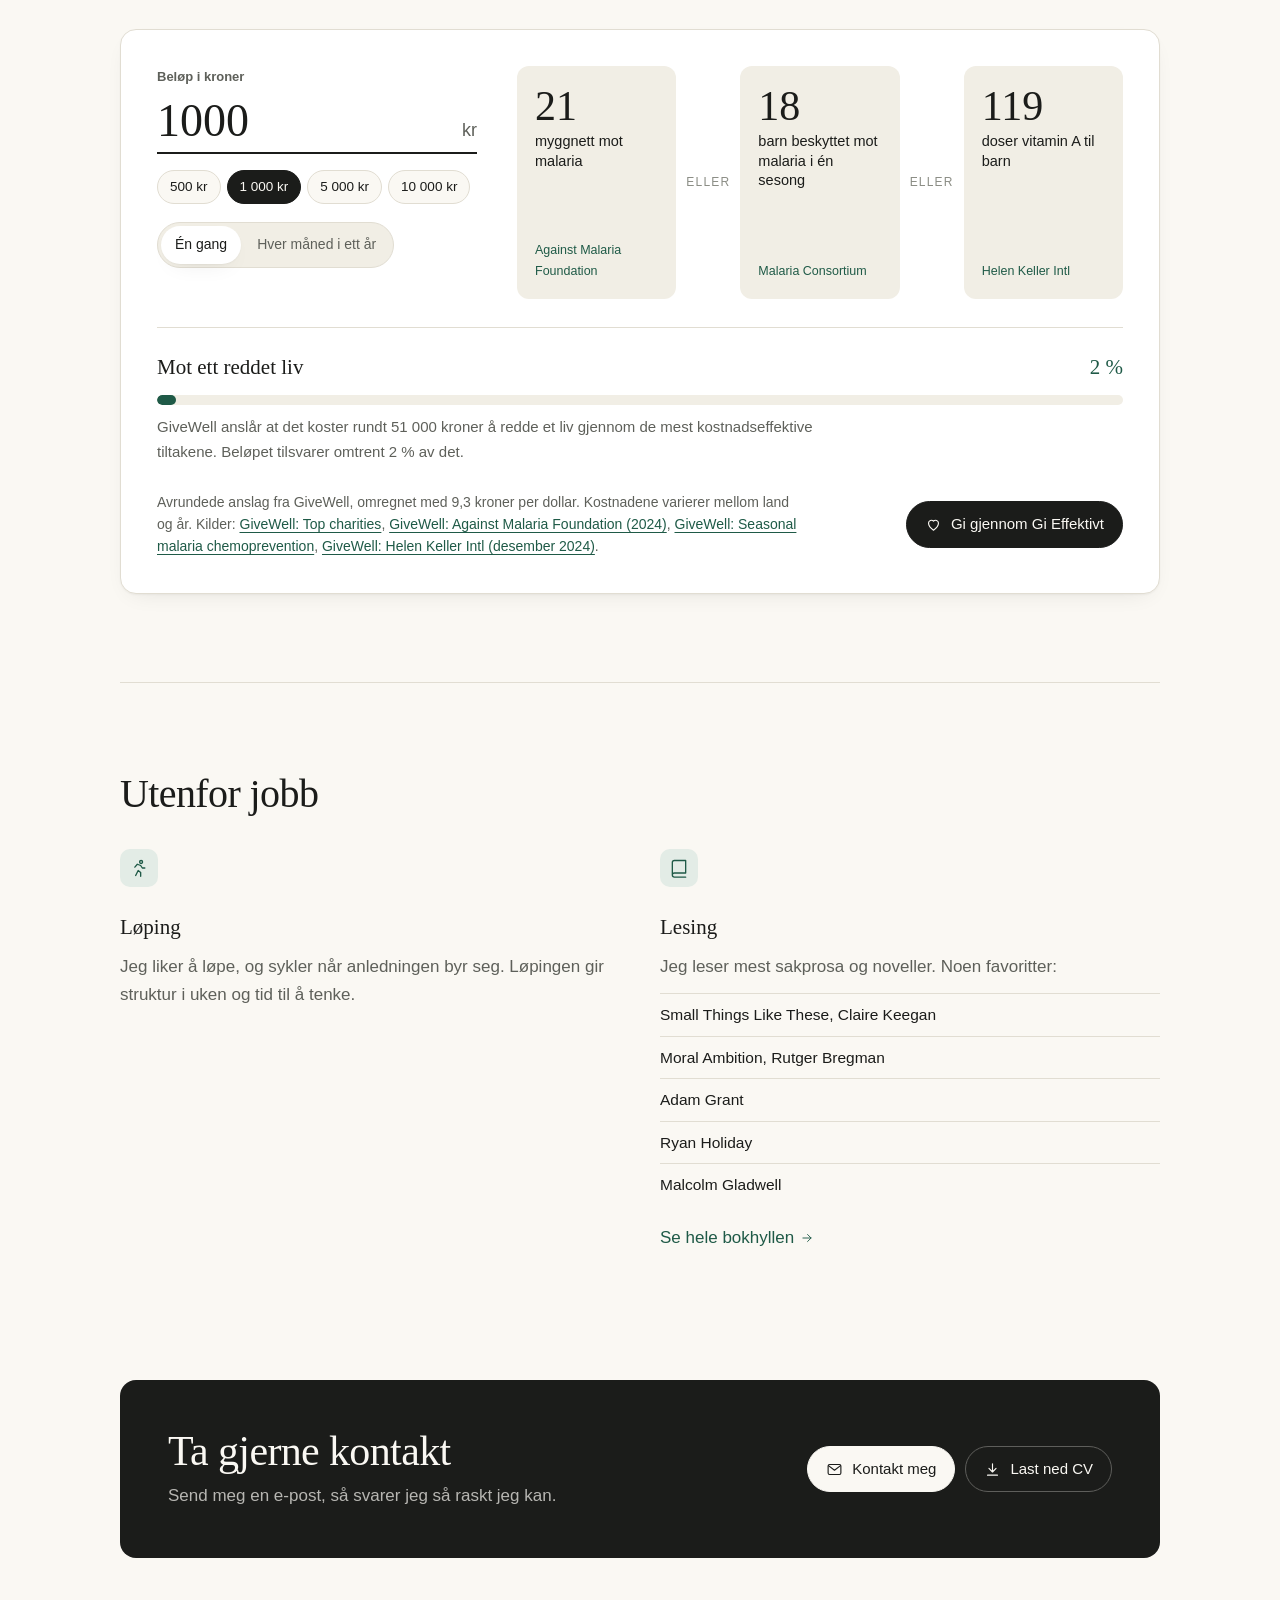
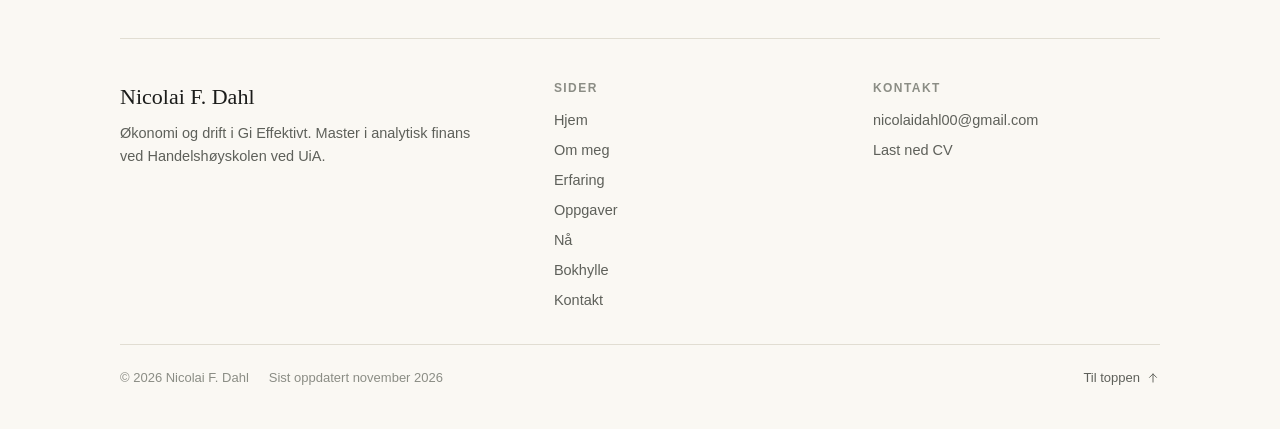
<file: om/index.html>
<!doctype html>
<html lang="nb">
<head>
  <meta charset="utf-8">
  <meta name="viewport" content="width=device-width, initial-scale=1">
  <meta name="robots" content="noindex, nofollow">
  <title>Om meg · Nicolai F. Dahl</title>
  <meta name="description" content="Bakgrunn i økonomi og global utvikling, interesser og en kalkulator for effektiv giving.">
  <meta property="og:type" content="website">
  <meta property="og:site_name" content="Nicolai F. Dahl">
  <meta property="og:title" content="Om meg · Nicolai F. Dahl">
  <meta property="og:description" content="Bakgrunn i økonomi og global utvikling, interesser og en kalkulator for effektiv giving.">
  <meta property="og:image" content="https://nicolaif.no/bilder/profil.jpg">
  <meta property="og:url" content="https://nicolaif.no/om/">
  <meta name="theme-color" content="#faf8f3">
  <link rel="icon" href="/favicon.svg" type="image/svg+xml">
  <link rel="stylesheet" href="/css/style.css?v=20261116b">
  <script>try{var t=localStorage.getItem("theme");if(t)document.documentElement.dataset.theme=t}catch(e){}</script>
</head>
<body data-page="om">
  <div id="site-header"></div>
  <main id="app" tabindex="-1"></main>
  <div id="site-footer"></div>
  <noscript><p style="padding:24px;font-family:sans-serif">Denne siden trenger JavaScript. Kontakt: <a href="mailto:nicolaidahl00@gmail.com">nicolaidahl00@gmail.com</a></p></noscript>
  <script src="/js/data.js?v=20261116b"></script>
  <script src="/js/site.js?v=20261116b"></script>
  <script src="/js/pages.js?v=20261116b"></script>
</body>
</html>
</file>
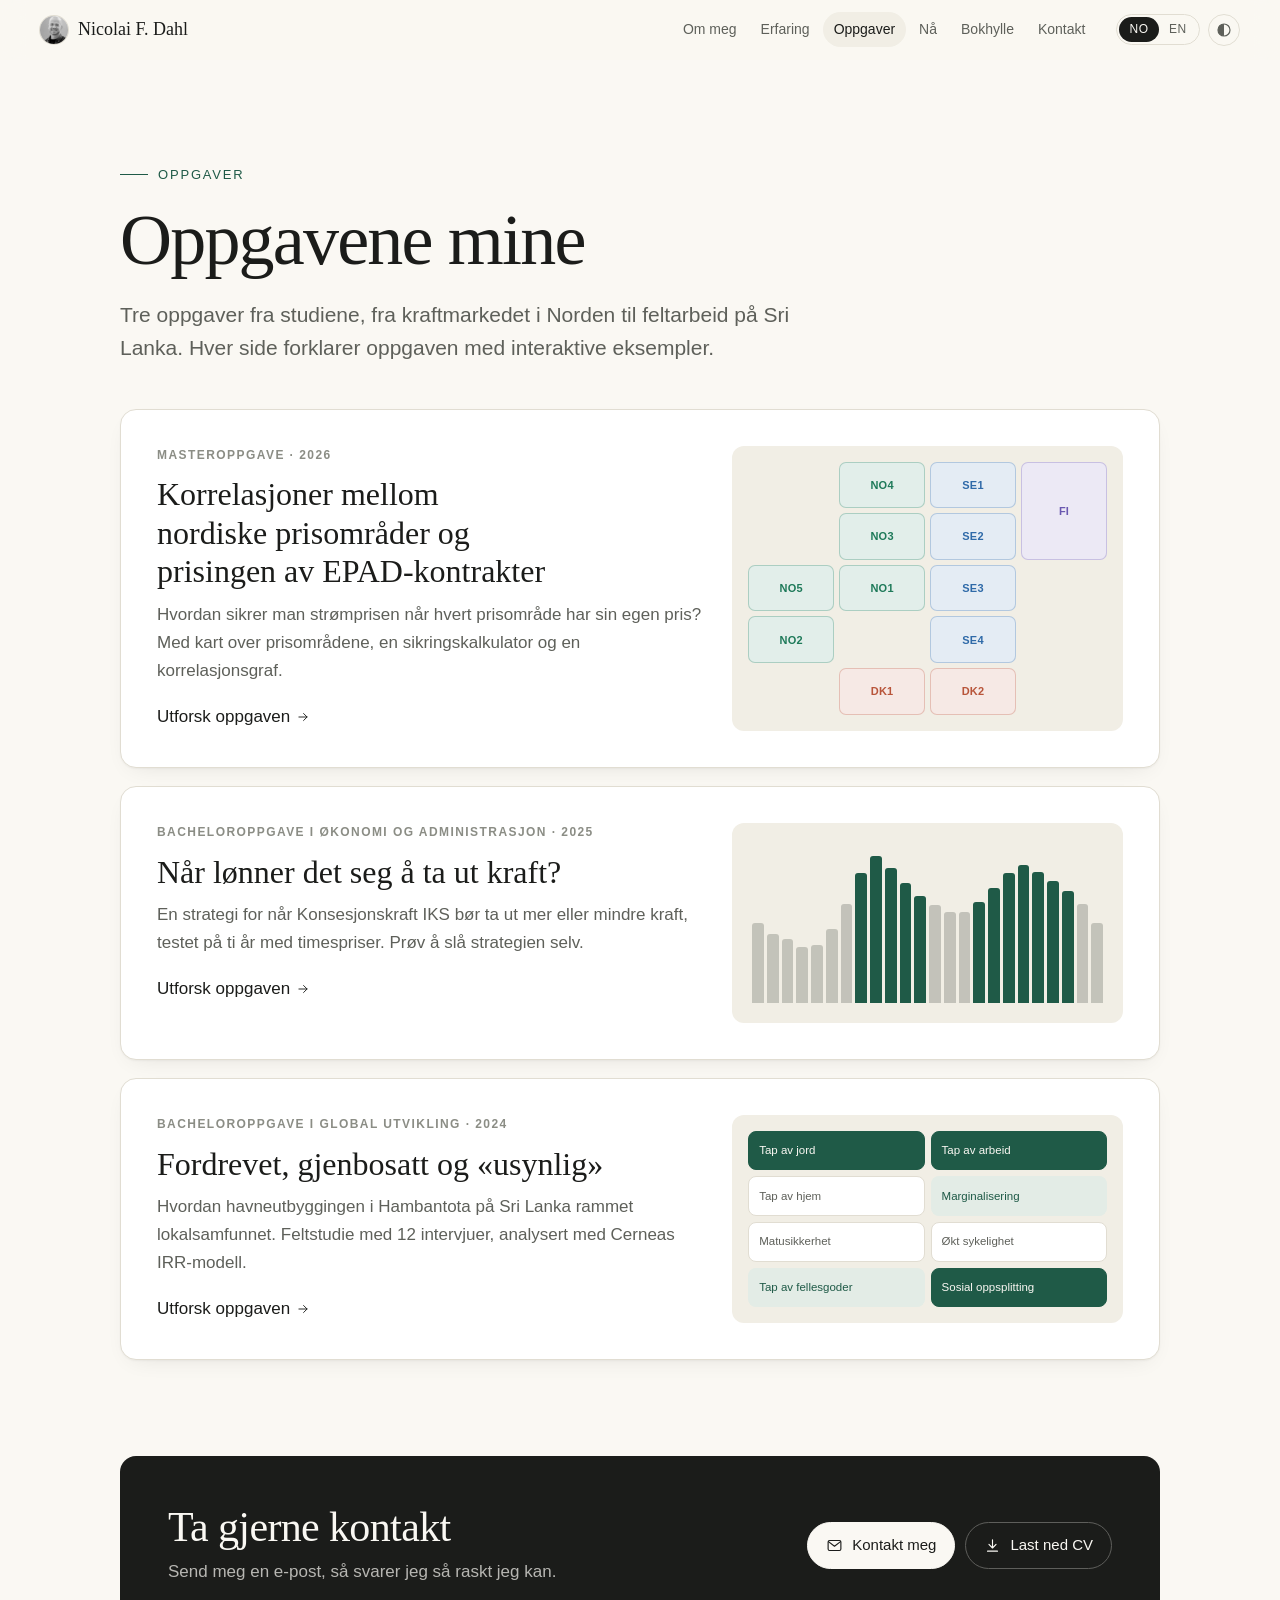
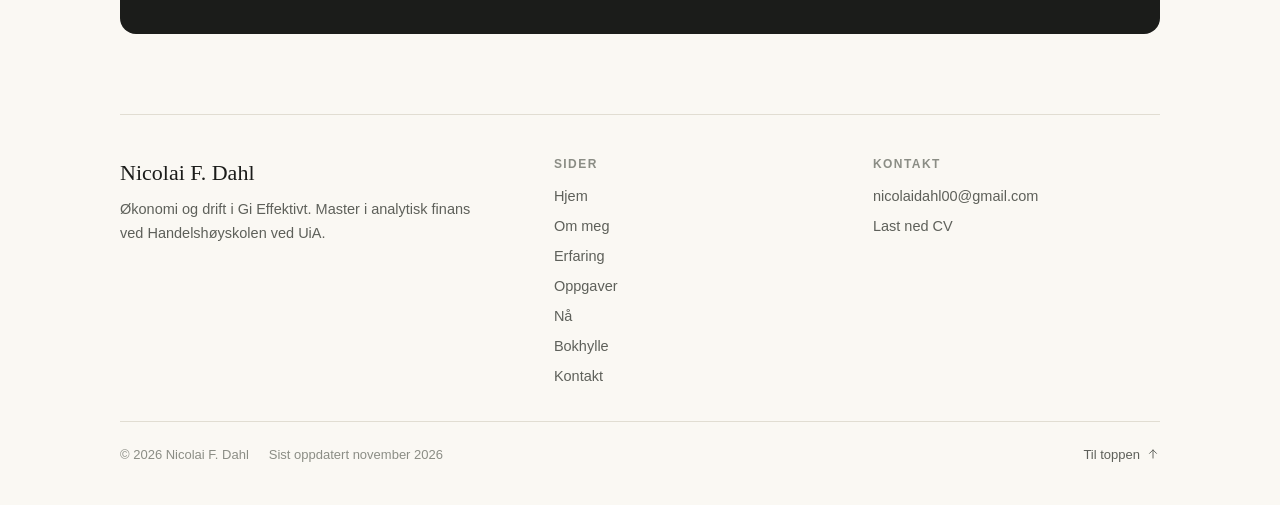
<file: oppgaver/index.html>
<!doctype html>
<html lang="nb">
<head>
  <meta charset="utf-8">
  <meta name="viewport" content="width=device-width, initial-scale=1">
  <meta name="robots" content="noindex, nofollow">
  <title>Oppgaver · Nicolai F. Dahl</title>
  <meta name="description" content="Masteroppgave og bacheloroppgaver, forklart med interaktive eksempler.">
  <meta property="og:type" content="website">
  <meta property="og:site_name" content="Nicolai F. Dahl">
  <meta property="og:title" content="Oppgaver · Nicolai F. Dahl">
  <meta property="og:description" content="Masteroppgave og bacheloroppgaver, forklart med interaktive eksempler.">
  <meta property="og:image" content="https://nicolaif.no/bilder/profil.jpg">
  <meta property="og:url" content="https://nicolaif.no/oppgaver/">
  <meta name="theme-color" content="#faf8f3">
  <link rel="icon" href="/favicon.svg" type="image/svg+xml">
  <link rel="stylesheet" href="/css/style.css?v=20261116b">
  <script>try{var t=localStorage.getItem("theme");if(t)document.documentElement.dataset.theme=t}catch(e){}</script>
</head>
<body data-page="oppgaver">
  <div id="site-header"></div>
  <main id="app" tabindex="-1"></main>
  <div id="site-footer"></div>
  <noscript><p style="padding:24px;font-family:sans-serif">Denne siden trenger JavaScript. Kontakt: <a href="mailto:nicolaidahl00@gmail.com">nicolaidahl00@gmail.com</a></p></noscript>
  <script src="/js/data.js?v=20261116b"></script>
  <script src="/js/site.js?v=20261116b"></script>
  <script src="/js/pages.js?v=20261116b"></script>
</body>
</html>
</file>
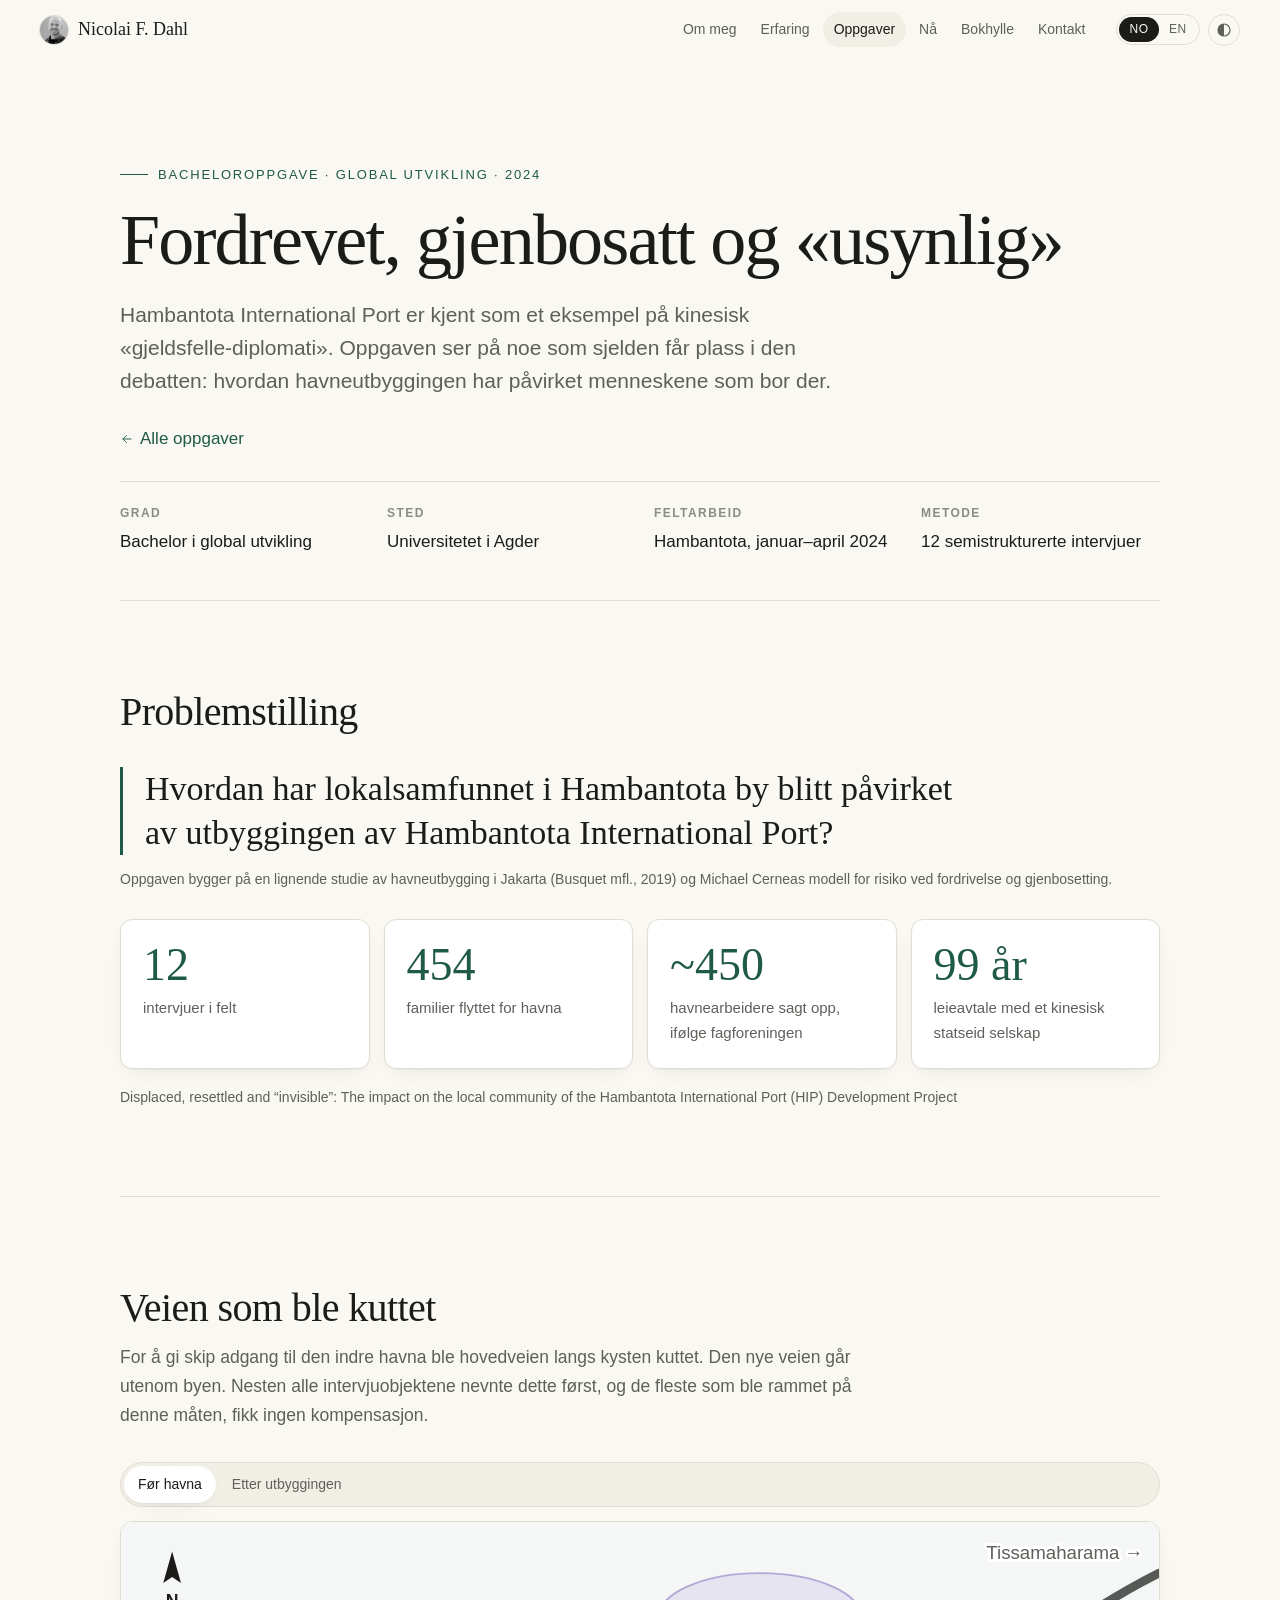
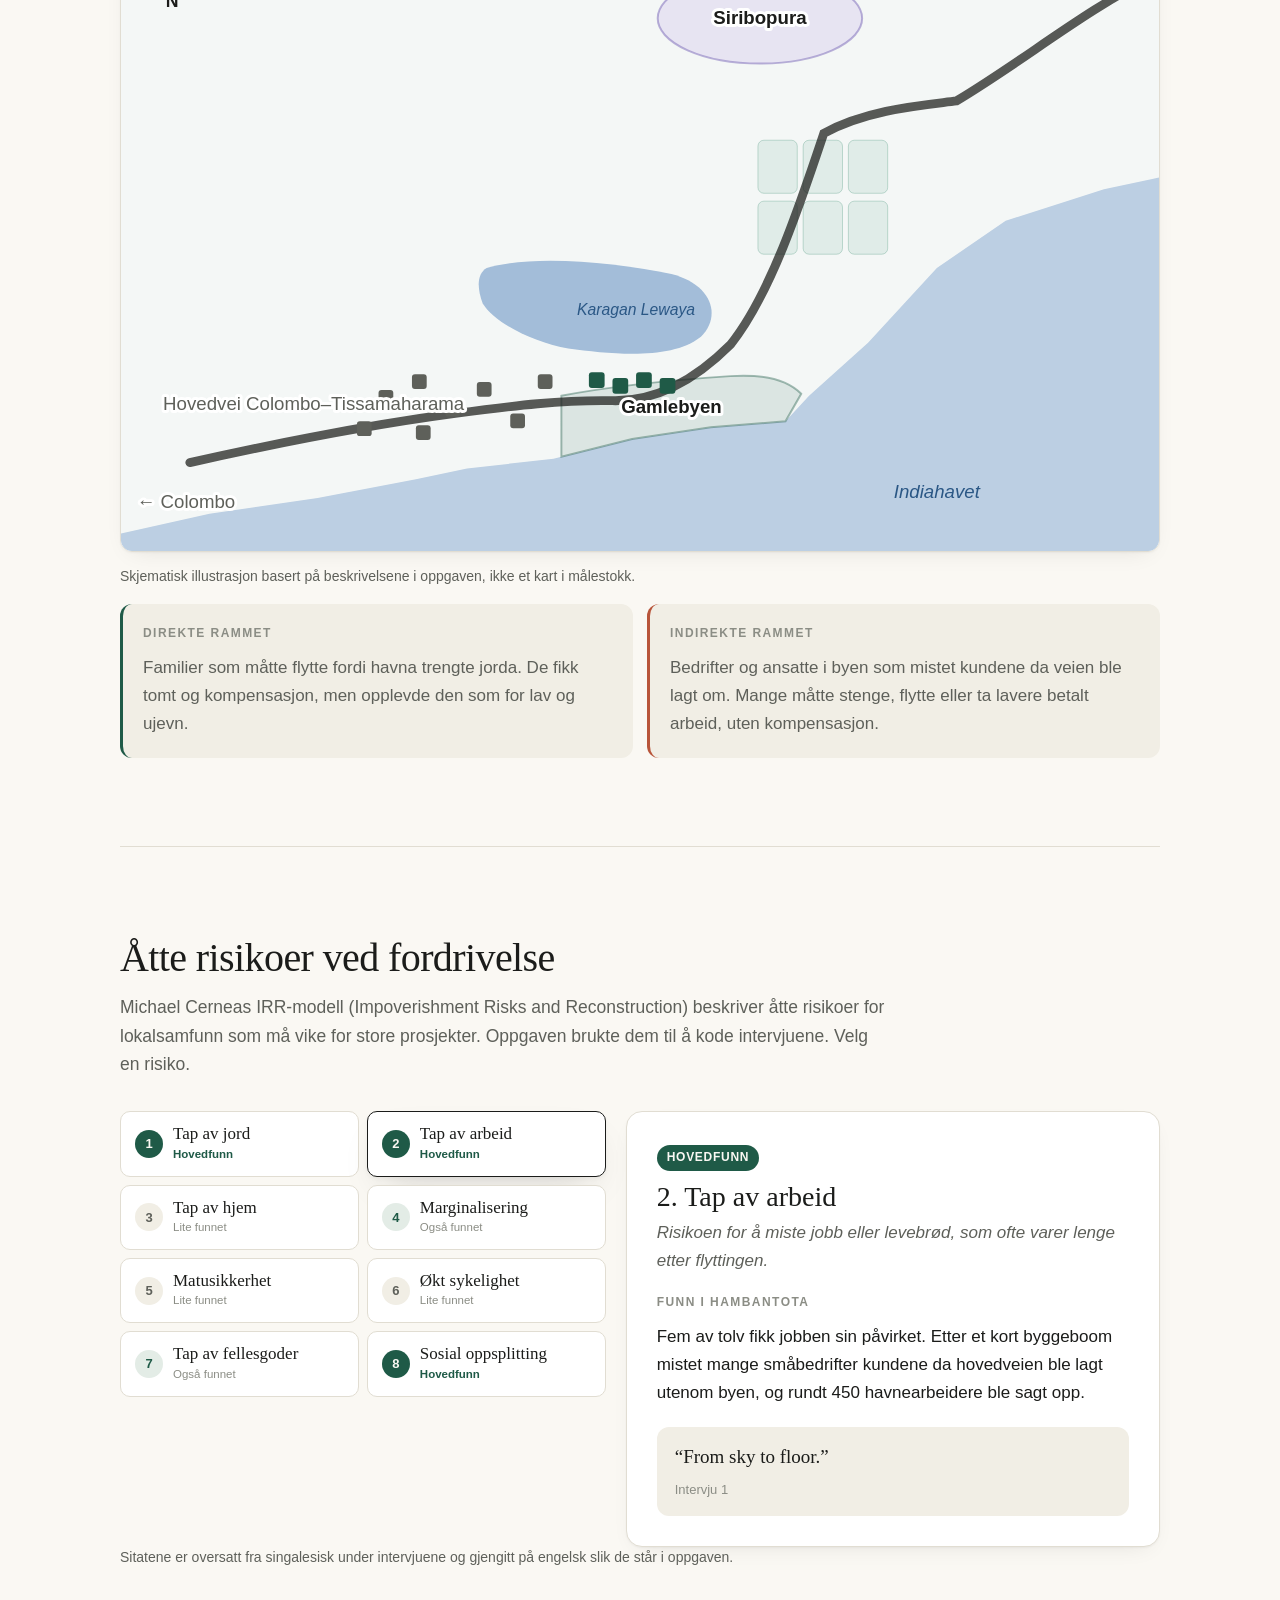
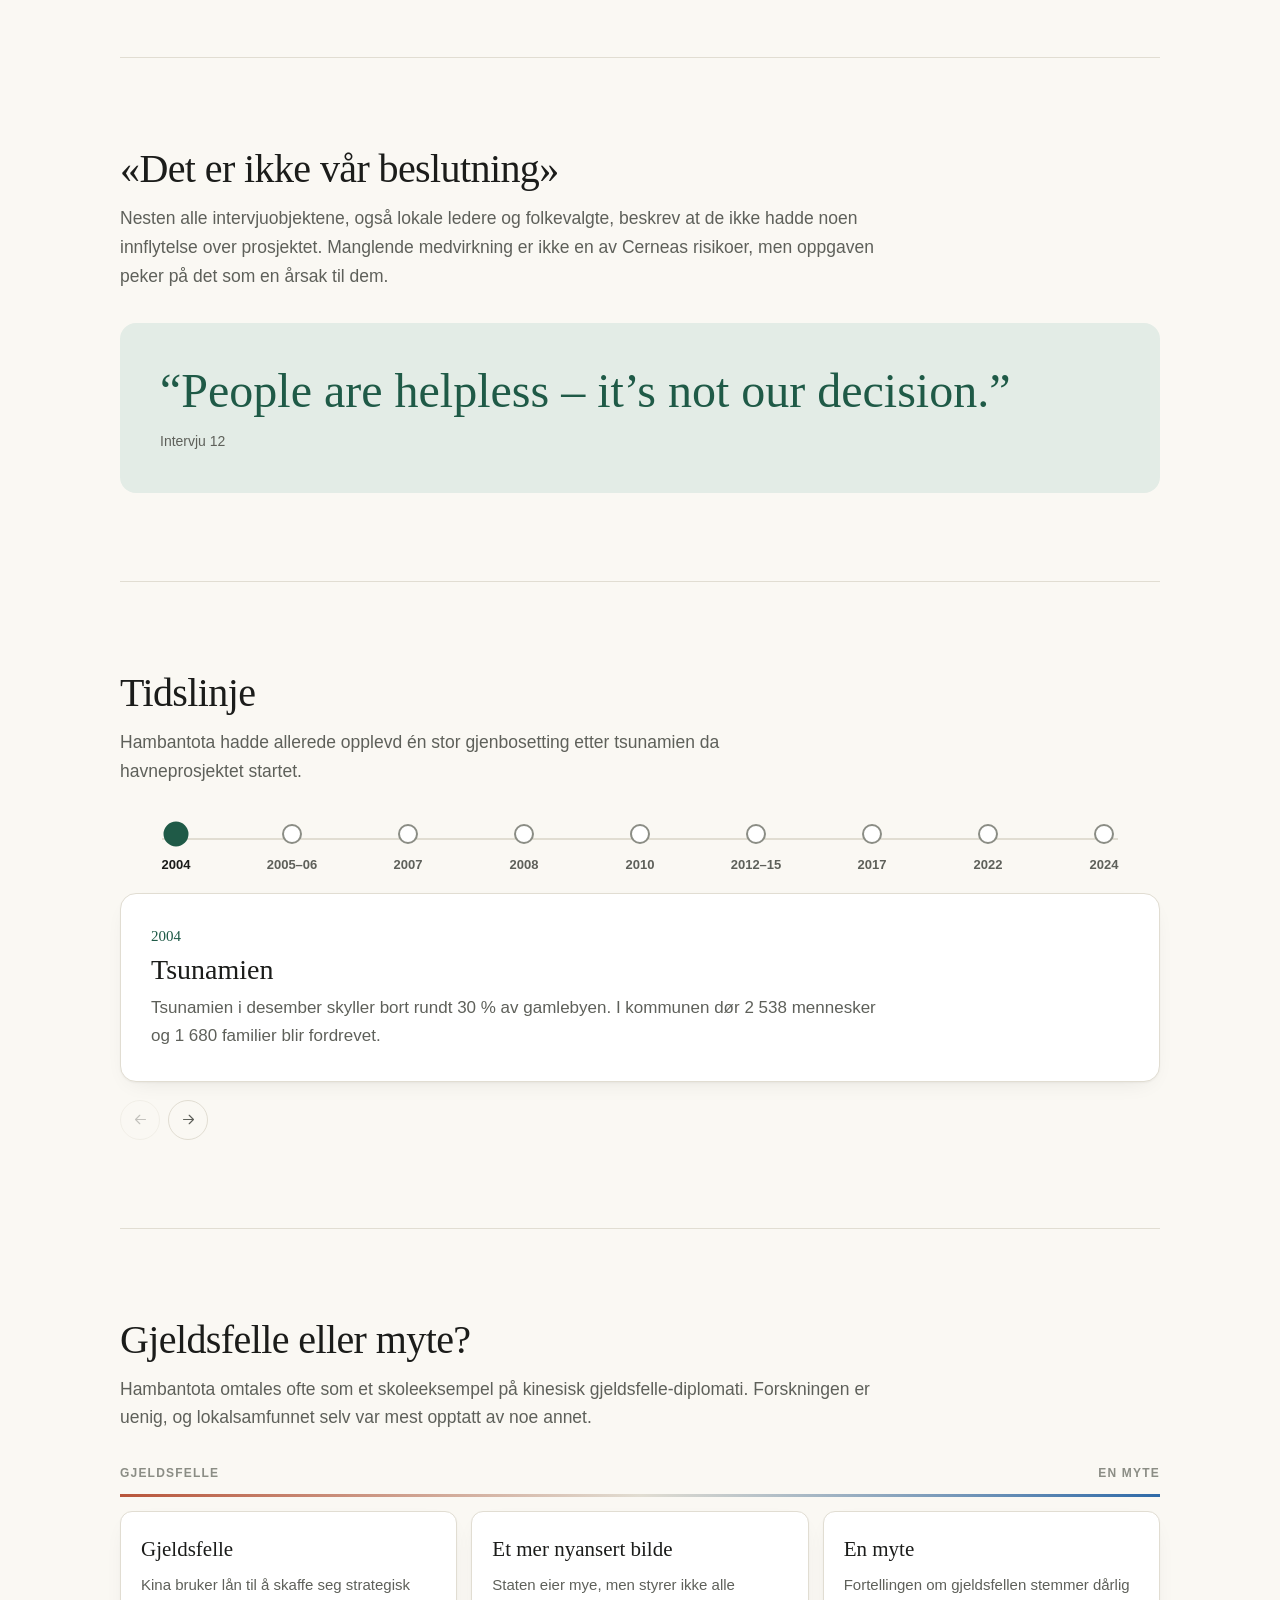
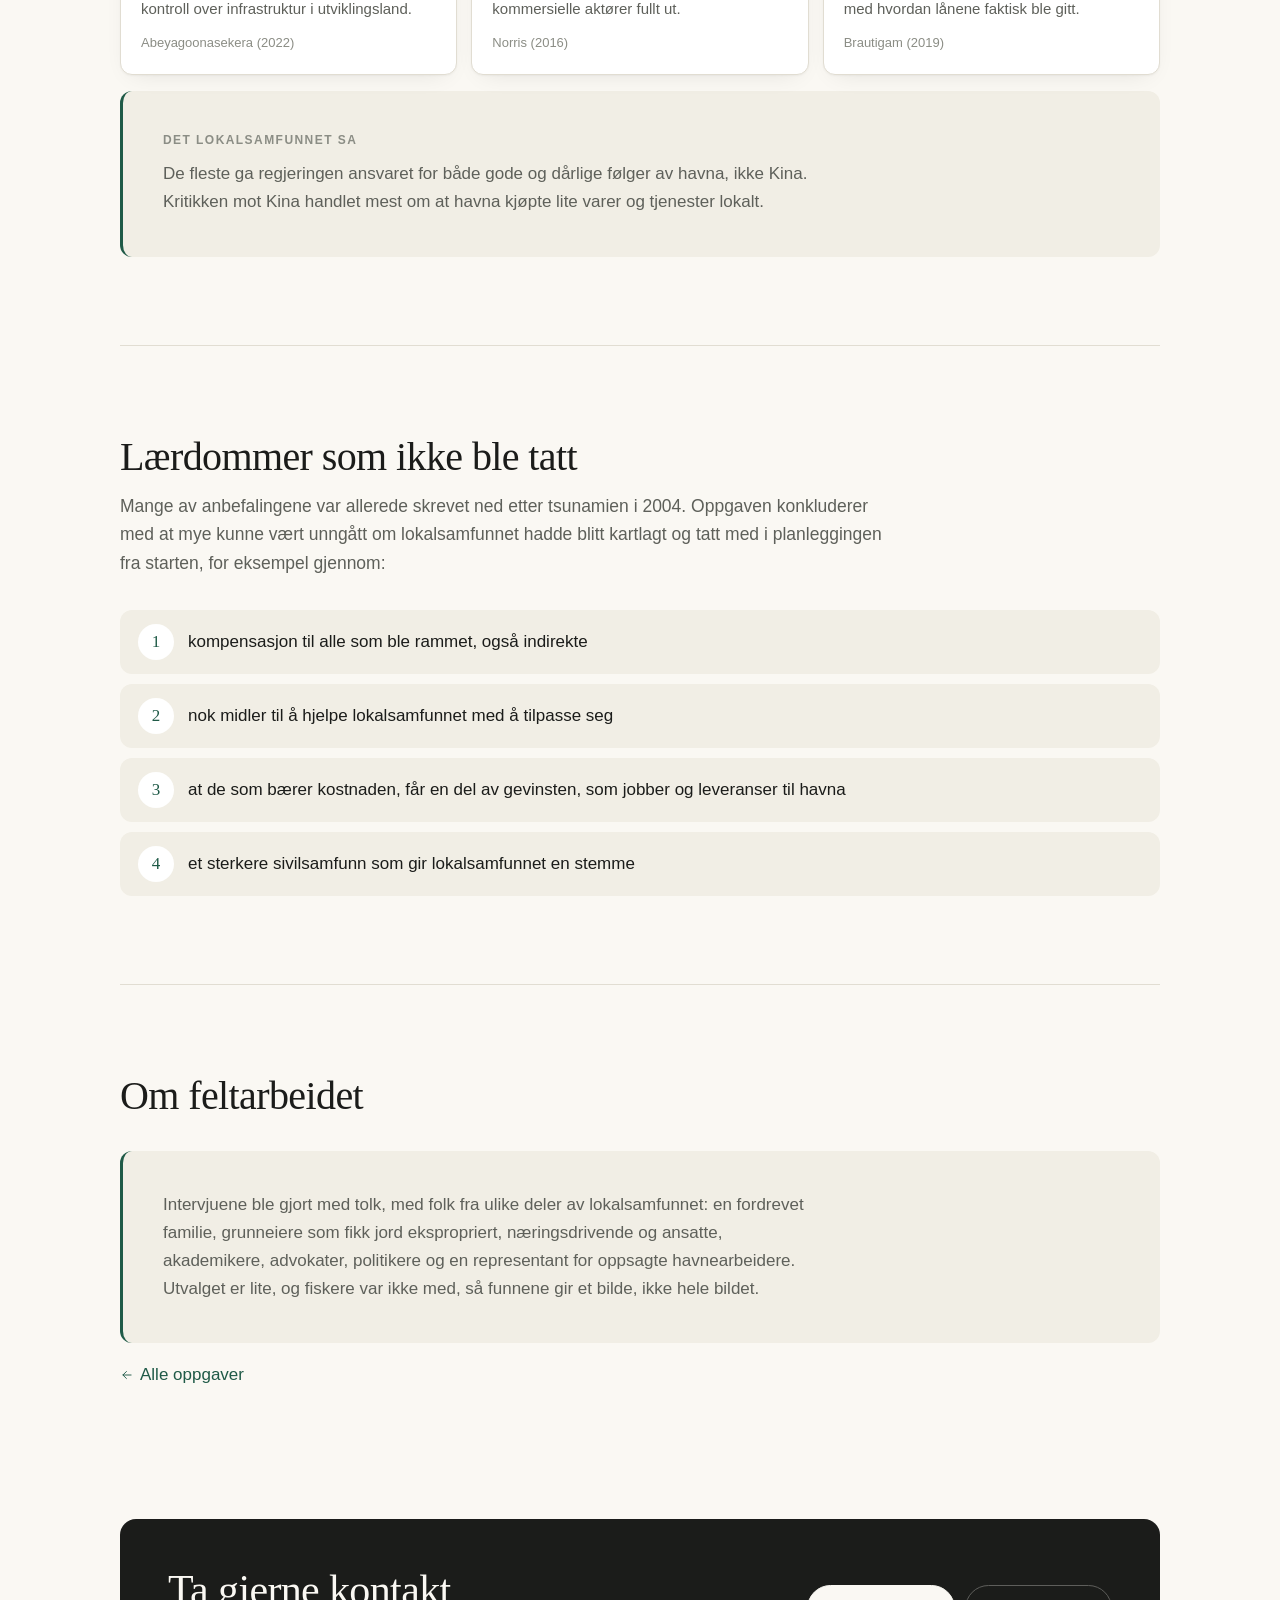
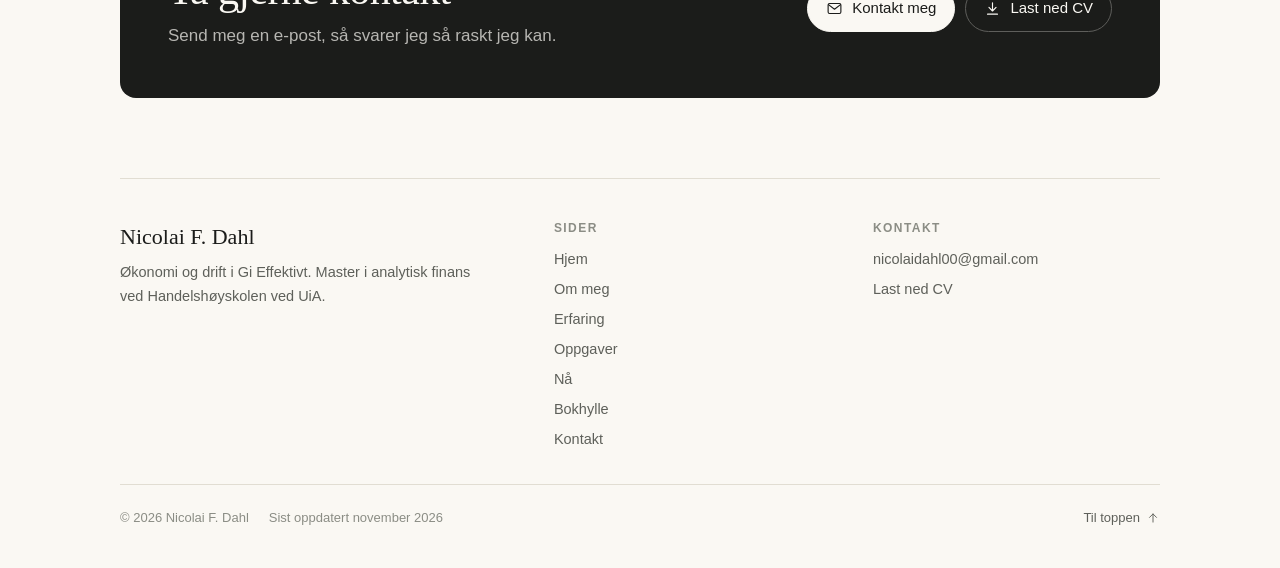
<file: oppgaver/global-utvikling/index.html>
<!doctype html>
<html lang="nb">
<head>
  <meta charset="utf-8">
  <meta name="viewport" content="width=device-width, initial-scale=1">
  <meta name="robots" content="noindex, nofollow">
  <title>Bacheloroppgave i global utvikling · Nicolai F. Dahl</title>
  <meta name="description" content="Hvordan havneutbyggingen i Hambantota på Sri Lanka påvirket lokalsamfunnet. Feltstudie med interaktiv illustrasjon, IRR-modell og tidslinje.">
  <meta property="og:type" content="website">
  <meta property="og:site_name" content="Nicolai F. Dahl">
  <meta property="og:title" content="Bacheloroppgave i global utvikling · Nicolai F. Dahl">
  <meta property="og:description" content="Hvordan havneutbyggingen i Hambantota på Sri Lanka påvirket lokalsamfunnet. Feltstudie med interaktiv illustrasjon, IRR-modell og tidslinje.">
  <meta property="og:image" content="https://nicolaif.no/bilder/profil.jpg">
  <meta property="og:url" content="https://nicolaif.no/oppgaver/global-utvikling/">
  <meta name="theme-color" content="#faf8f3">
  <link rel="icon" href="/favicon.svg" type="image/svg+xml">
  <link rel="stylesheet" href="/css/style.css?v=20261116b">
  <script>try{var t=localStorage.getItem("theme");if(t)document.documentElement.dataset.theme=t}catch(e){}</script>
</head>
<body data-page="globalutvikling">
  <div id="site-header"></div>
  <main id="app" tabindex="-1"></main>
  <div id="site-footer"></div>
  <noscript><p style="padding:24px;font-family:sans-serif">Denne siden trenger JavaScript. Kontakt: <a href="mailto:nicolaidahl00@gmail.com">nicolaidahl00@gmail.com</a></p></noscript>
  <script src="/js/data.js?v=20261116b"></script>
  <script src="/js/site.js?v=20261116b"></script>
  <script src="/js/pages.js?v=20261116b"></script>
</body>
</html>
</file>
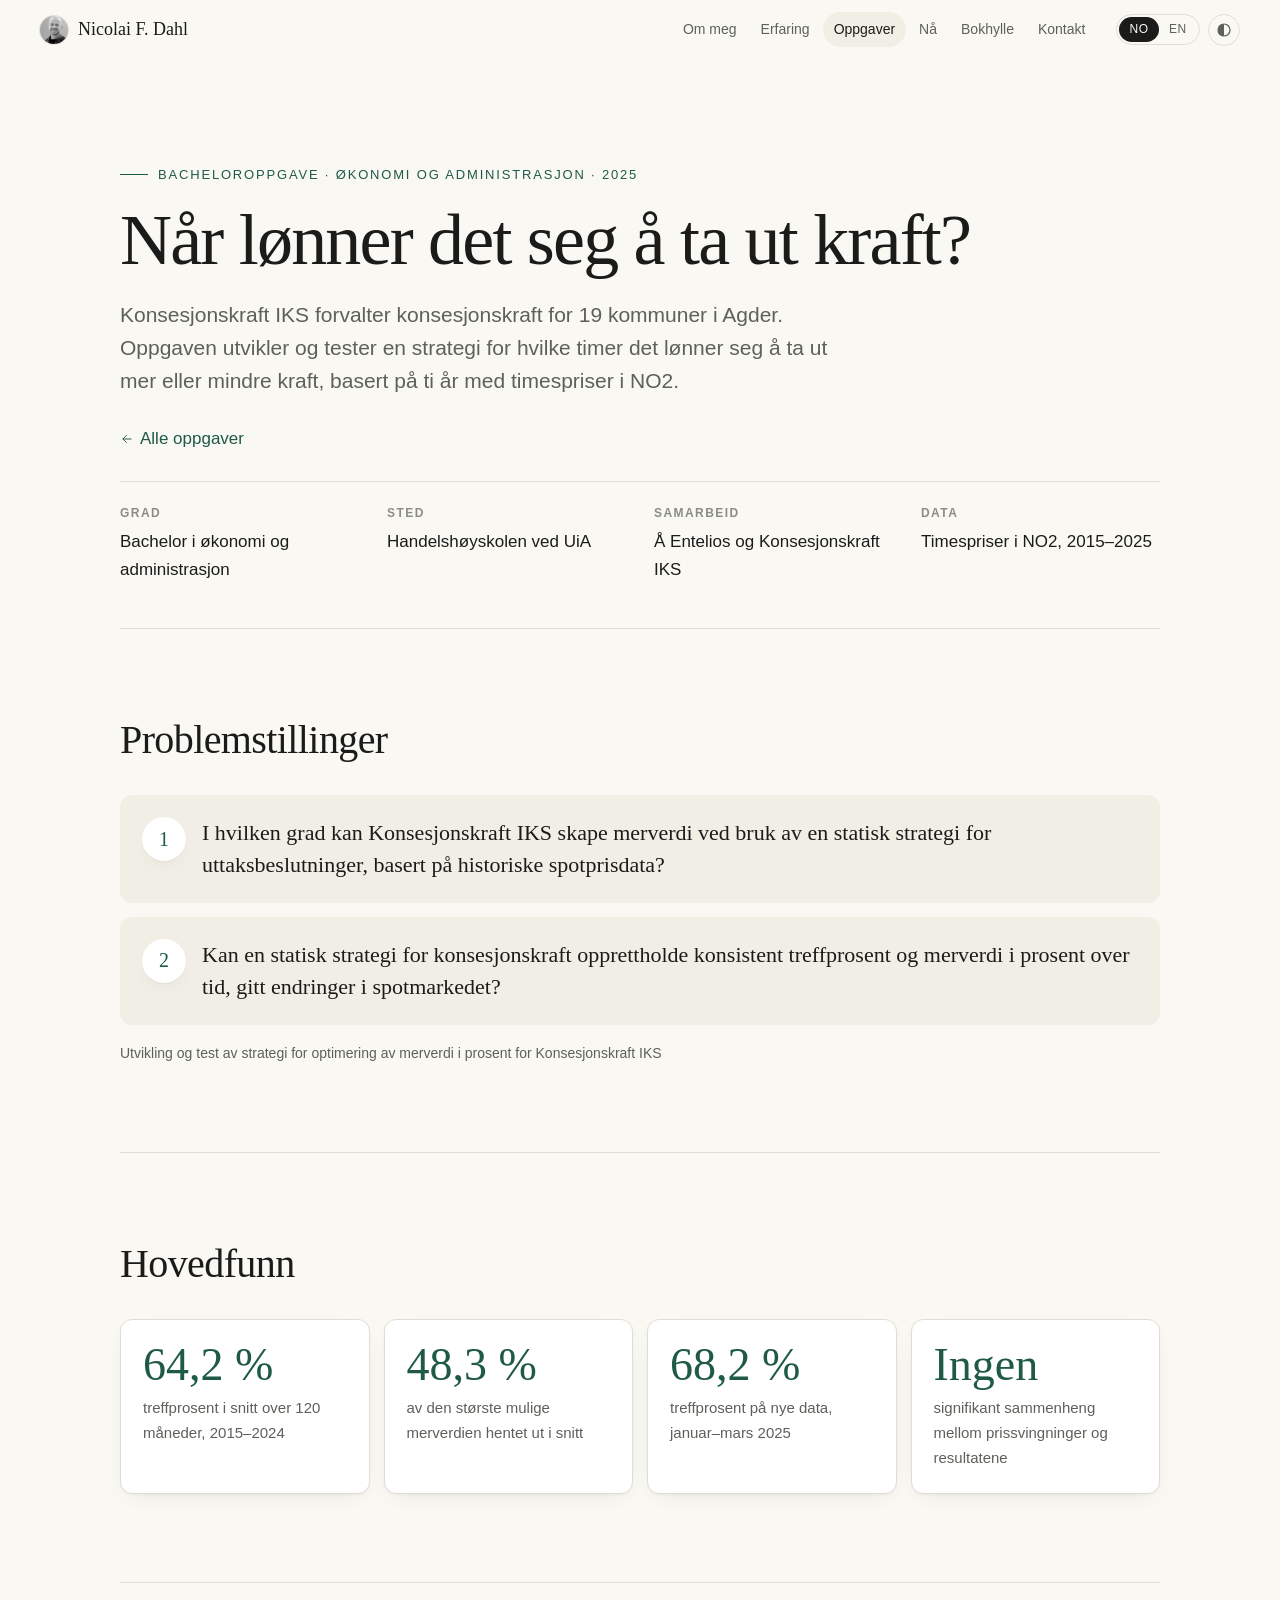
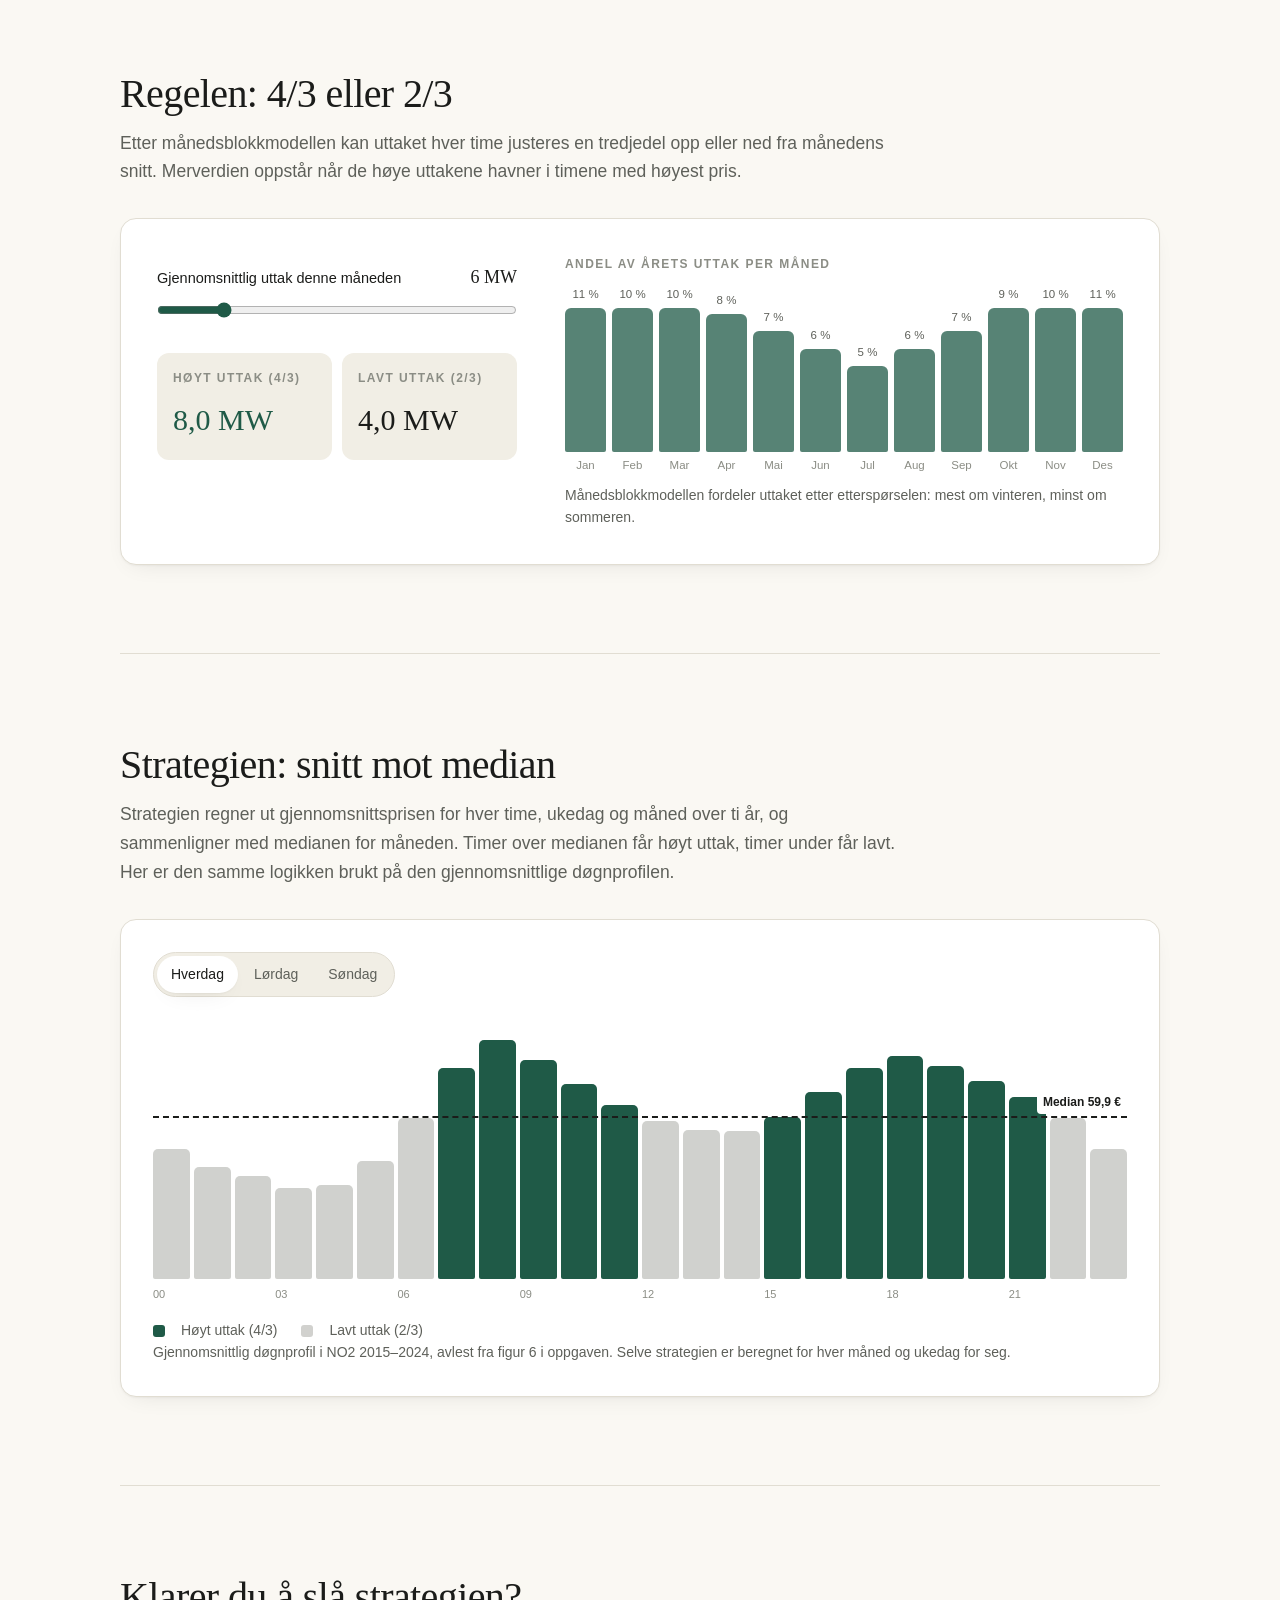
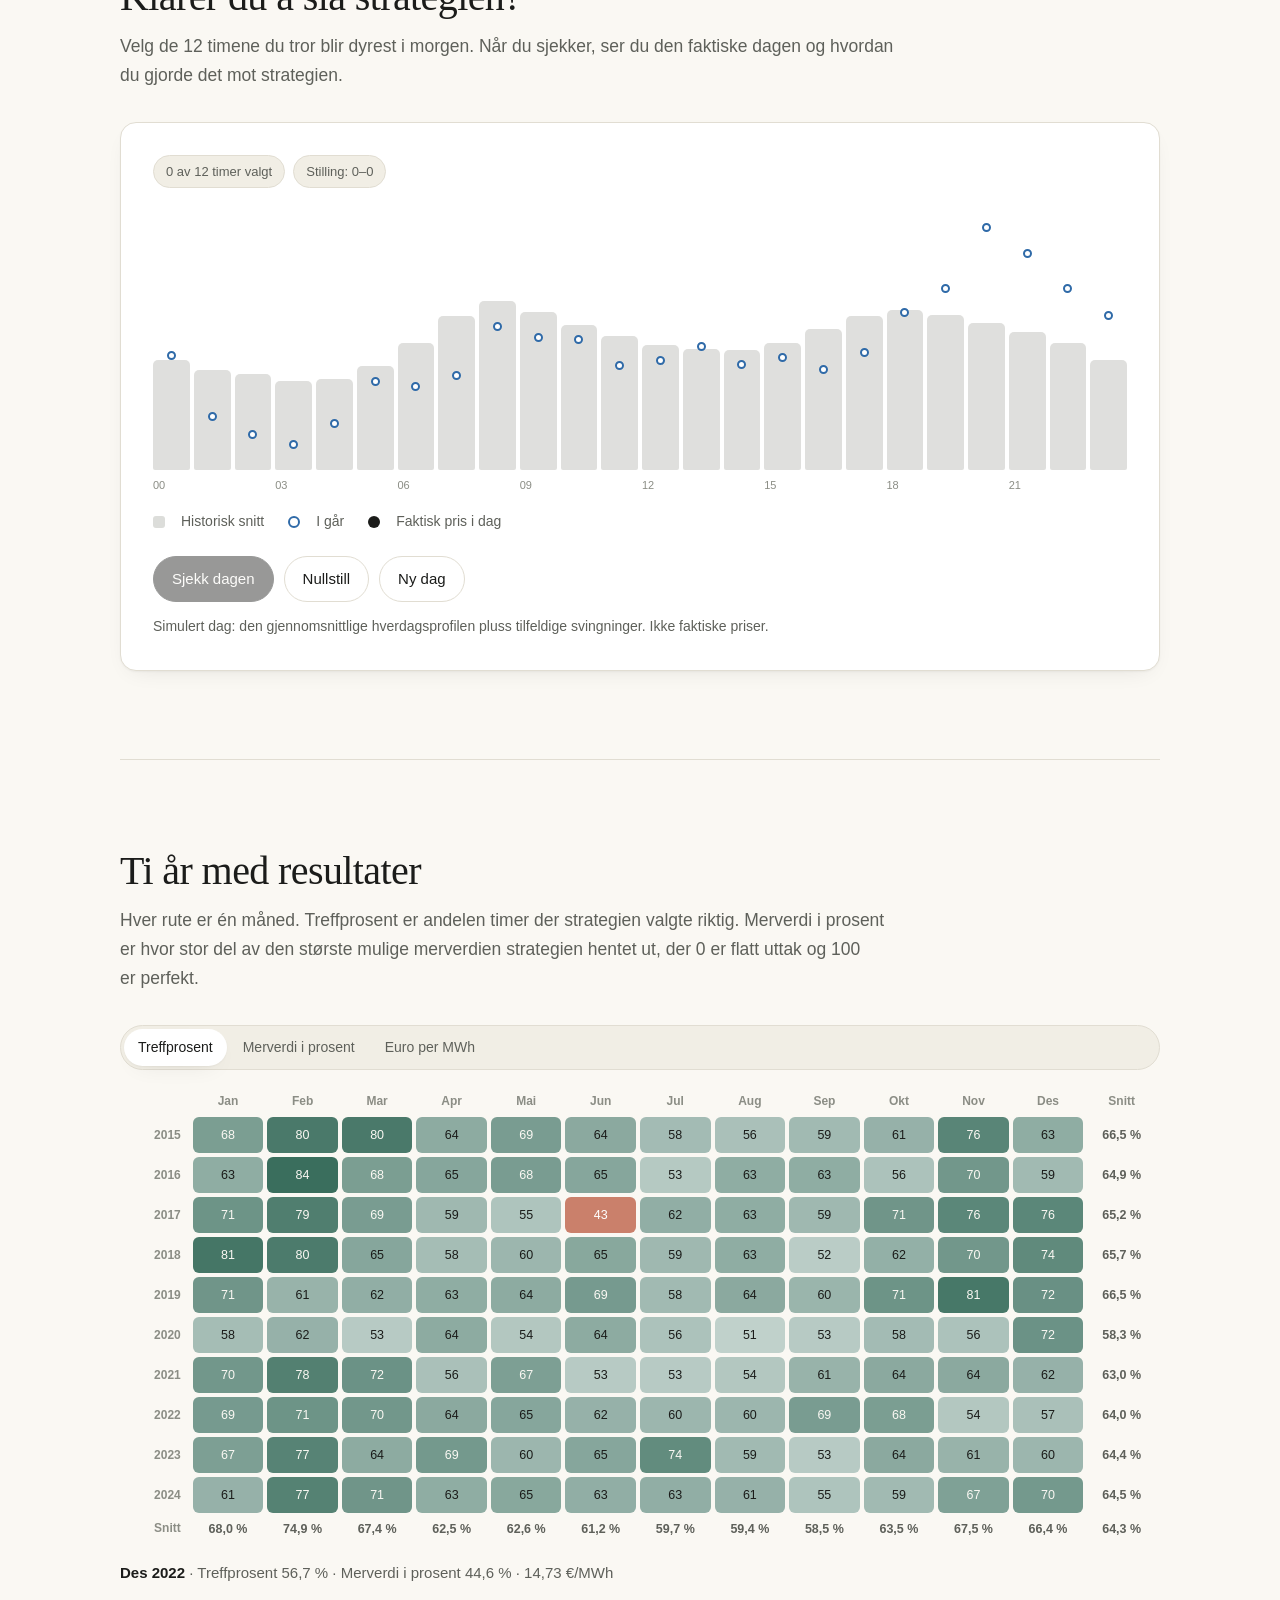
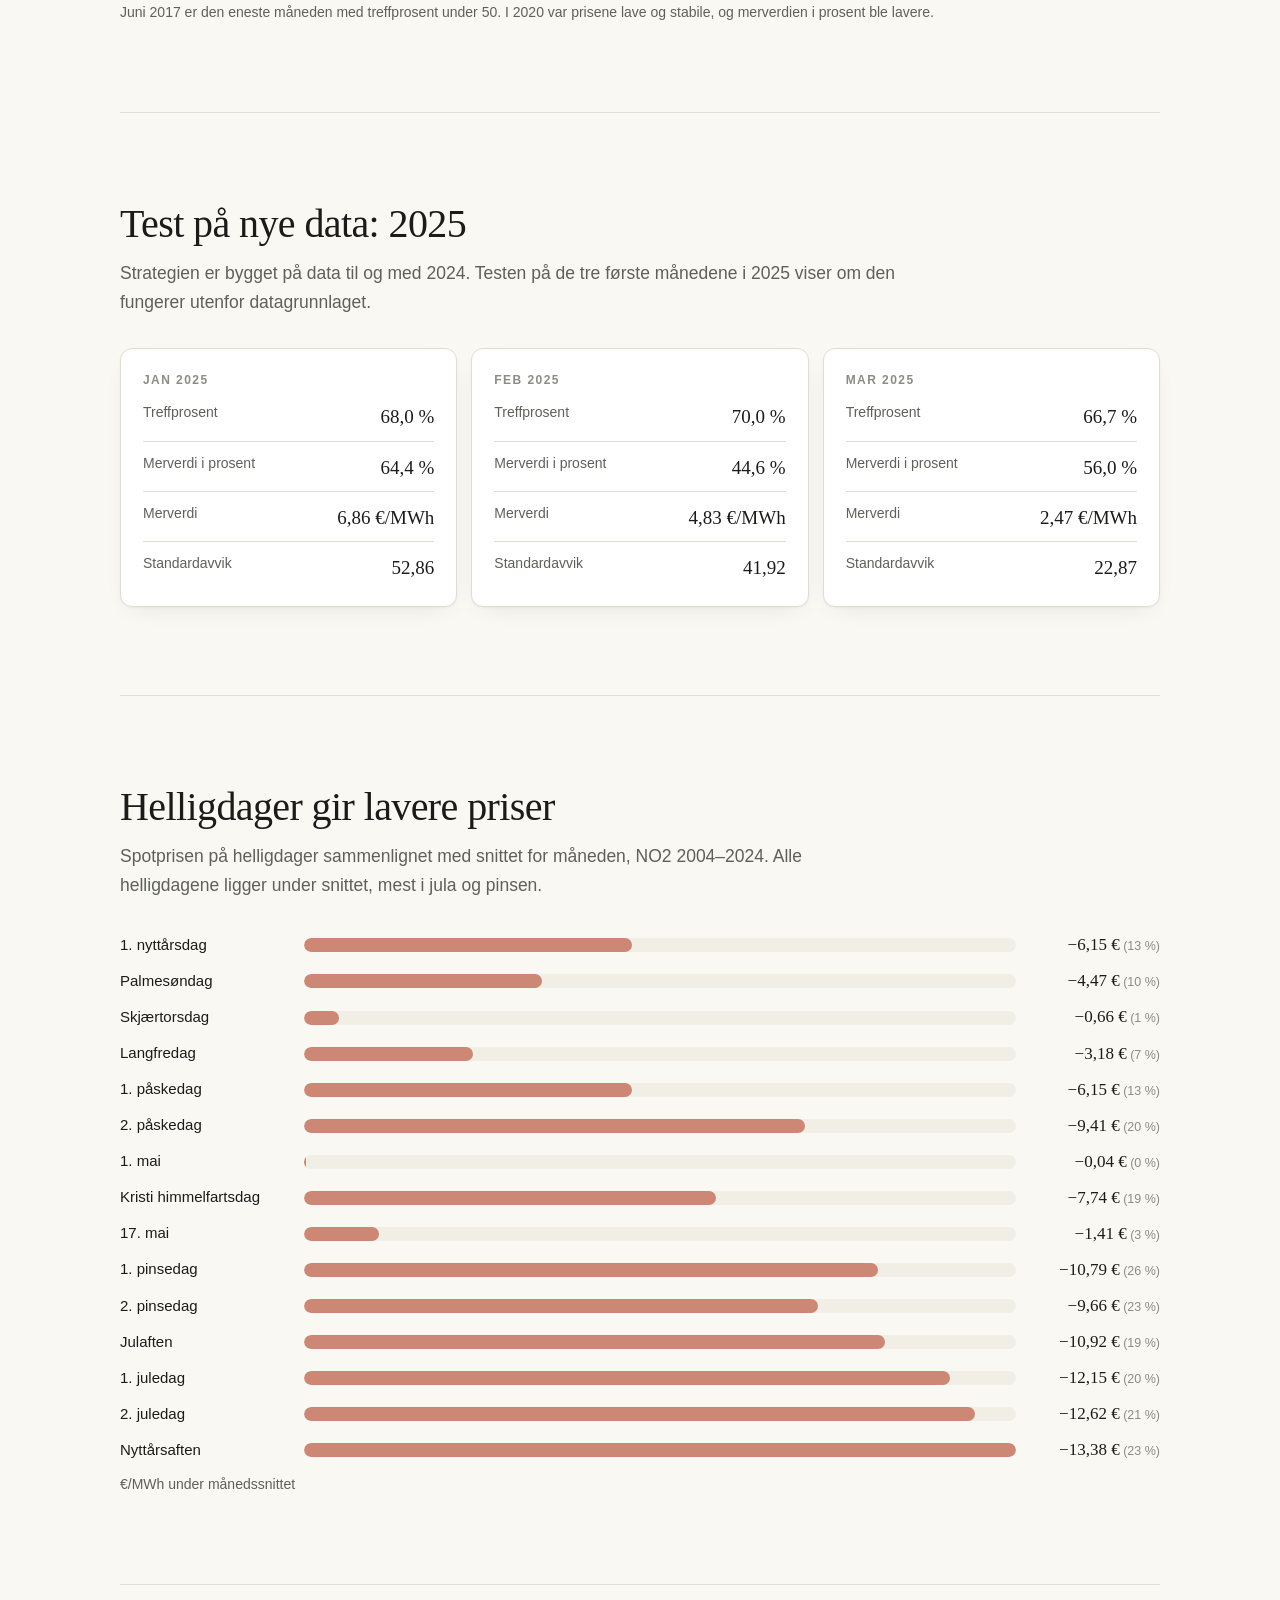
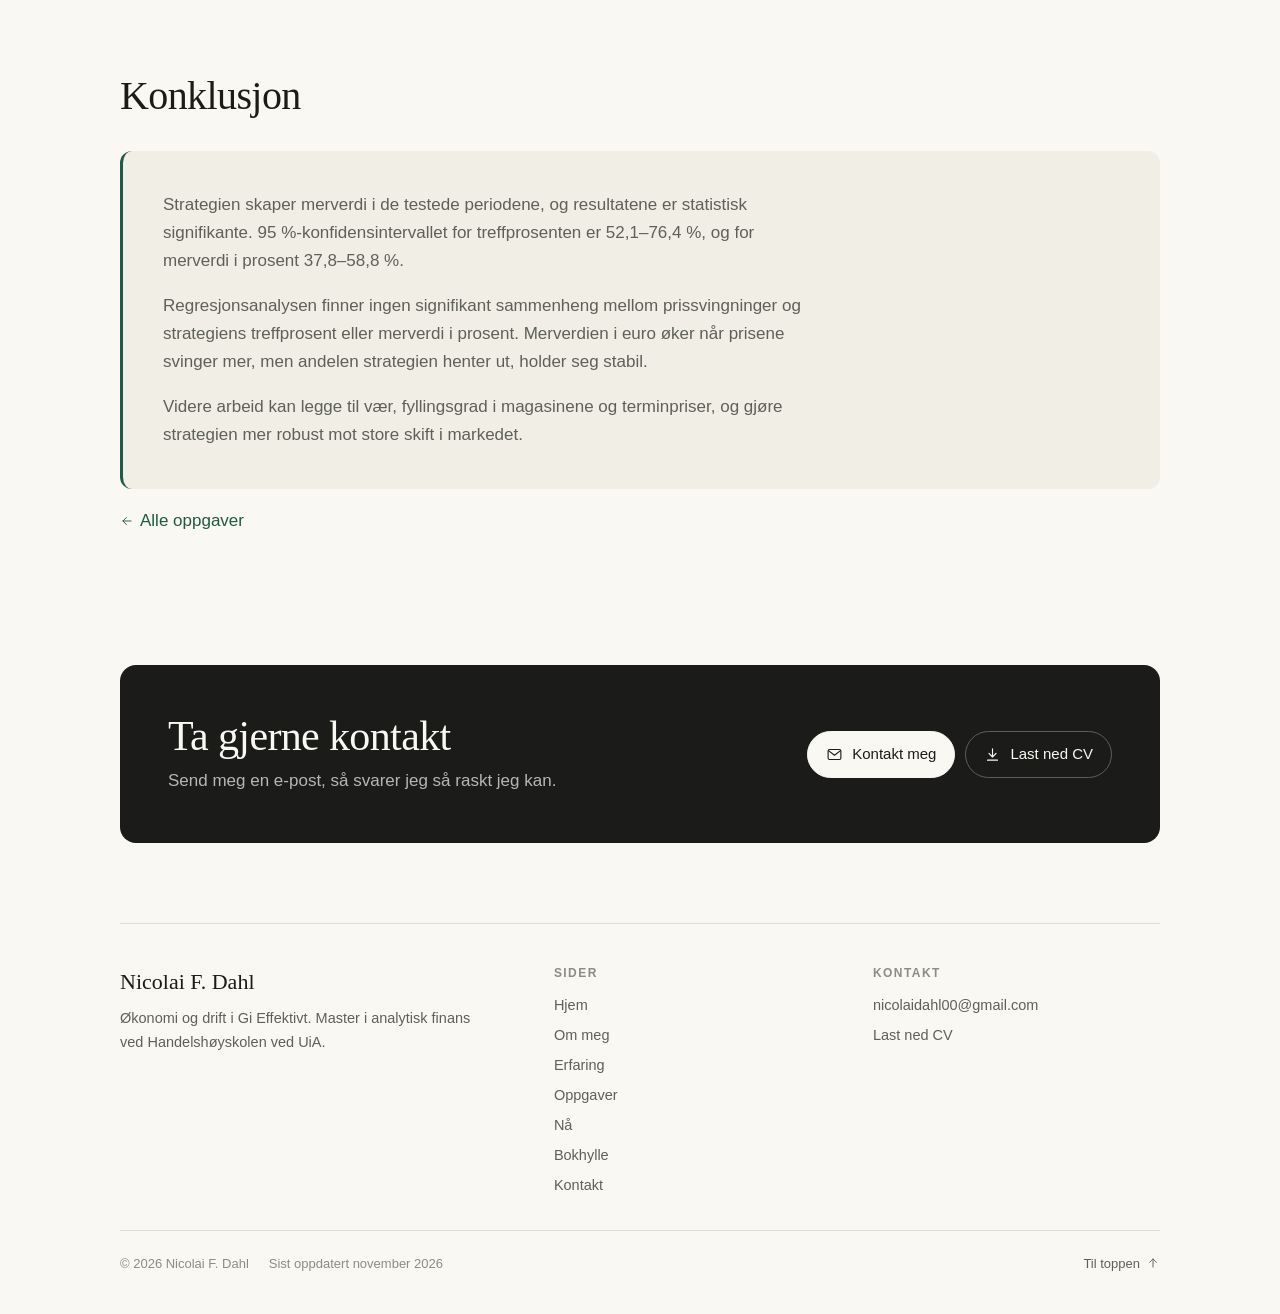
<file: oppgaver/okonomi/index.html>
<!doctype html>
<html lang="nb">
<head>
  <meta charset="utf-8">
  <meta name="viewport" content="width=device-width, initial-scale=1">
  <meta name="robots" content="noindex, nofollow">
  <title>Bacheloroppgave i økonomi · Nicolai F. Dahl</title>
  <meta name="description" content="En strategi for uttak av konsesjonskraft for Konsesjonskraft IKS, testet på ti år med timespriser. Prøv å slå strategien.">
  <meta property="og:type" content="website">
  <meta property="og:site_name" content="Nicolai F. Dahl">
  <meta property="og:title" content="Bacheloroppgave i økonomi · Nicolai F. Dahl">
  <meta property="og:description" content="En strategi for uttak av konsesjonskraft for Konsesjonskraft IKS, testet på ti år med timespriser. Prøv å slå strategien.">
  <meta property="og:image" content="https://nicolaif.no/bilder/profil.jpg">
  <meta property="og:url" content="https://nicolaif.no/oppgaver/okonomi/">
  <meta name="theme-color" content="#faf8f3">
  <link rel="icon" href="/favicon.svg" type="image/svg+xml">
  <link rel="stylesheet" href="/css/style.css?v=20261116b">
  <script>try{var t=localStorage.getItem("theme");if(t)document.documentElement.dataset.theme=t}catch(e){}</script>
</head>
<body data-page="okonomi">
  <div id="site-header"></div>
  <main id="app" tabindex="-1"></main>
  <div id="site-footer"></div>
  <noscript><p style="padding:24px;font-family:sans-serif">Denne siden trenger JavaScript. Kontakt: <a href="mailto:nicolaidahl00@gmail.com">nicolaidahl00@gmail.com</a></p></noscript>
  <script src="/js/data.js?v=20261116b"></script>
  <script src="/js/site.js?v=20261116b"></script>
  <script src="/js/pages.js?v=20261116b"></script>
</body>
</html>
</file>
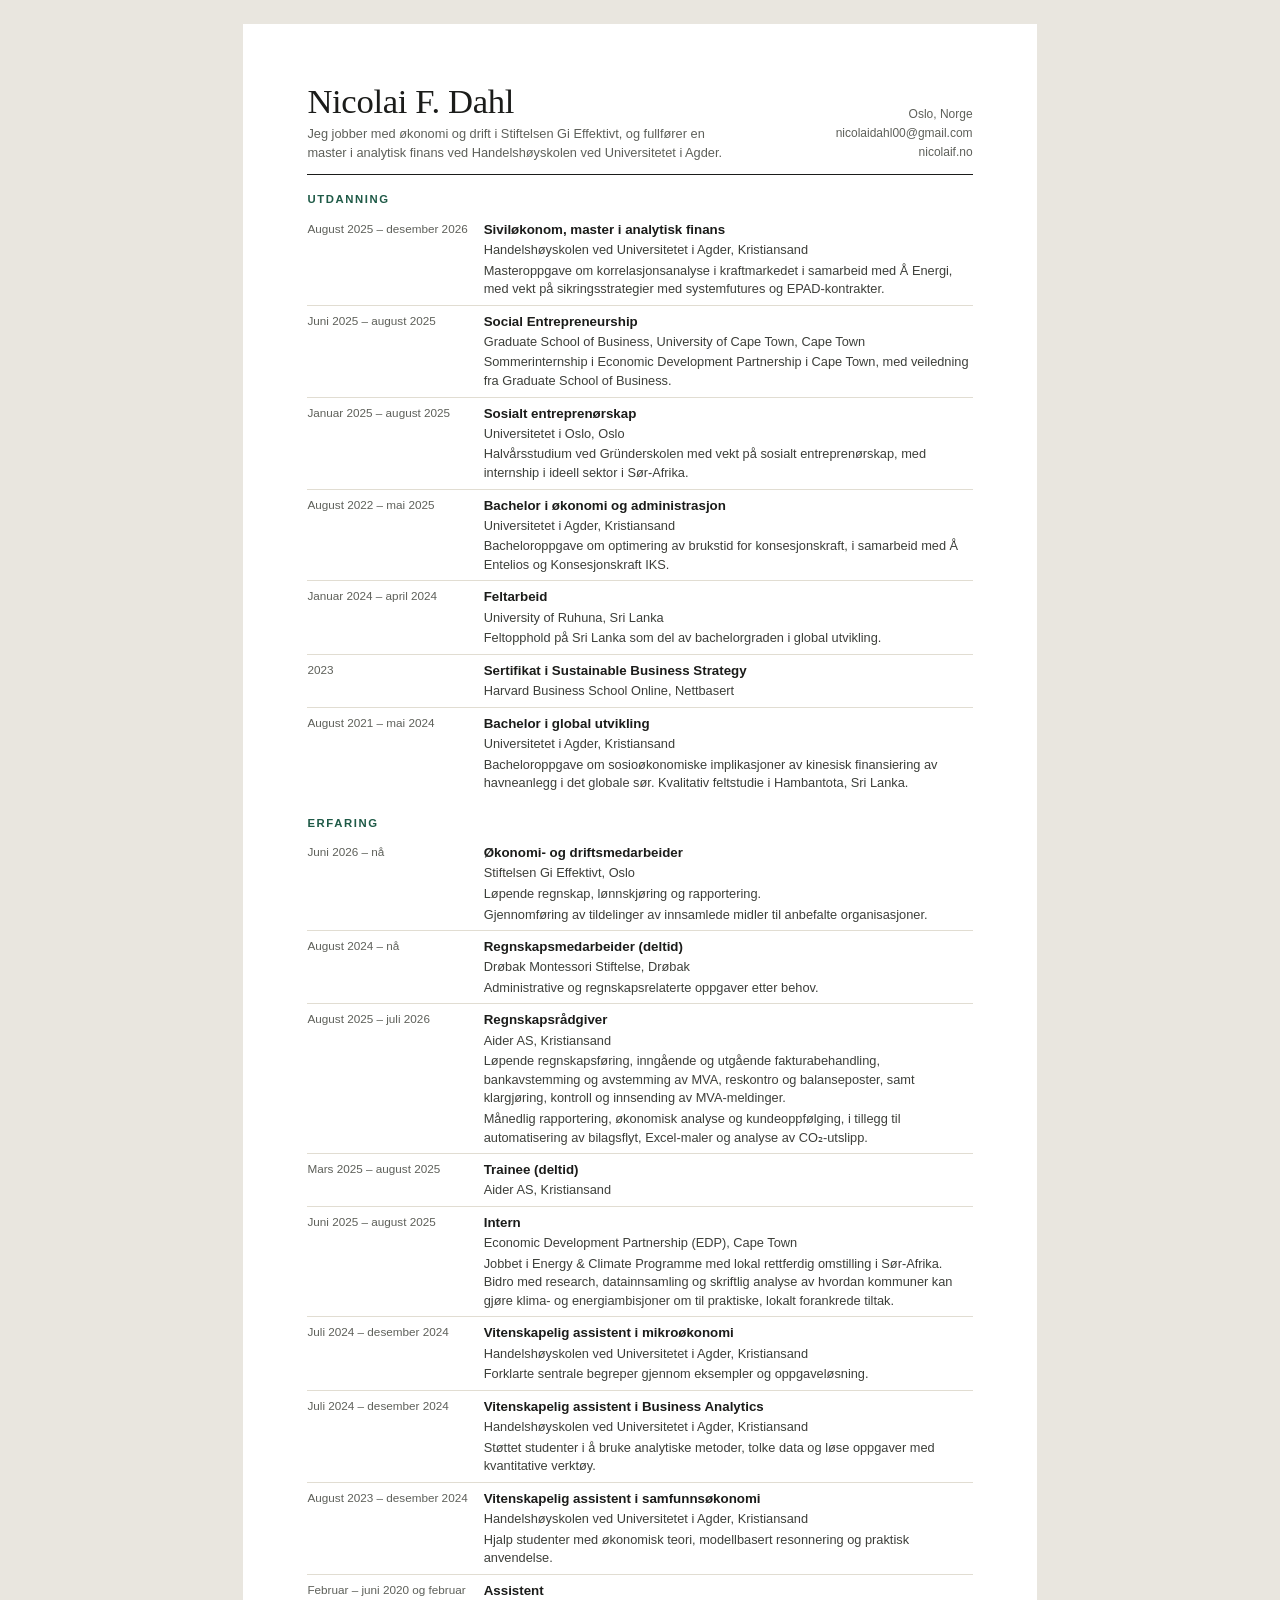
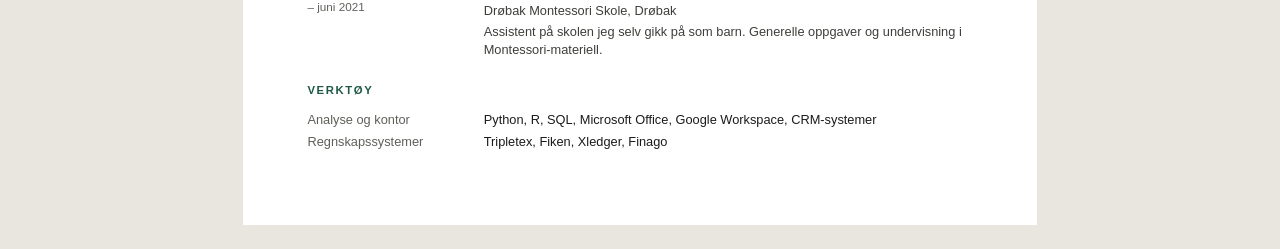
<file: cv.html>
<!doctype html>
<html lang="nb">
<head>
  <meta charset="utf-8">
  <meta name="viewport" content="width=device-width, initial-scale=1">
  <meta name="robots" content="noindex, nofollow">
  <title>CV – Nicolai F. Dahl</title>
  <!-- Utskriftsversjon av CV-en. Lag PDF med lag-cv.command. Innholdet hentes fra js/data.js. -->
  <style>
    @page { size: A4; margin: 16mm 17mm; }
    * { box-sizing: border-box; }
    html { background: #e9e6df; }
    body {
      margin: 24px auto; width: 210mm; min-height: 297mm; padding: 16mm 17mm;
      background: #fff; color: #1b1c1a;
      font-family: -apple-system, BlinkMacSystemFont, "Helvetica Neue", Arial, sans-serif;
      font-size: 9.6pt; line-height: 1.45;
    }
    @media print { html { background: #fff; } body { margin: 0; width: auto; min-height: 0; padding: 0; } }
    h1, h2, h3, p, ul { margin: 0; padding: 0; }
    ul { list-style: none; }
    a { color: inherit; text-decoration: none; }
    header { display: flex; justify-content: space-between; align-items: flex-end; gap: 16px; padding-bottom: 12px; border-bottom: 1.5px solid #1b1c1a; }
    h1 { font-family: "Iowan Old Style", Palatino, Georgia, serif; font-weight: 400; font-size: 26pt; line-height: 1; letter-spacing: -0.01em; }
    .lead { margin-top: 6px; color: #5e605a; max-width: 115mm; }
    .contact { text-align: right; color: #5e605a; font-size: 9pt; line-height: 1.6; white-space: nowrap; }
    h2 { margin: 16px 0 6px; font-size: 8.5pt; font-weight: 700; letter-spacing: 0.14em; text-transform: uppercase; color: #1f5a47; }
    .item { display: grid; grid-template-columns: 44mm 1fr; gap: 10px; padding: 6px 0; border-top: 0.5px solid #e1ddd2; break-inside: avoid; }
    h2 + .item { border-top: 0; }
    .period { color: #5e605a; font-size: 8.8pt; font-variant-numeric: tabular-nums; }
    h3 { font-size: 10pt; font-weight: 650; }
    .org { color: #1f5a47; }
    .item p:not(.period) { color: #3d3f3a; margin-top: 2px; }
    .skills { display: grid; grid-template-columns: 44mm 1fr; gap: 4px 10px; }
    .skills dt { color: #5e605a; }
    .skills dd { margin: 0; }
  </style>
</head>
<body>
  <div id="cv"></div>
  <script src="js/data.js"></script>
  <script>
    (function () {
      const lang = new URLSearchParams(location.search).get("lang") === "en" ? "en" : "no";
      const t = SITE[lang];
      document.documentElement.lang = lang === "no" ? "nb" : "en";
      const esc = (s) => String(s).replace(/[&<>"]/g, (c) => ({ "&": "&amp;", "<": "&lt;", ">": "&gt;", '"': "&quot;" }[c]));
      const items = (list) => list.map((i) => `<div class="item">
          <p class="period">${esc(i.period)}</p>
          <div>
            <h3>${esc(i.role)}</h3>
            <p class="org">${esc(i.org)}, ${esc(i.place)}</p>
            ${i.points.map((p) => `<p>${esc(p)}</p>`).join("")}
          </div>
        </div>`).join("");
      document.getElementById("cv").innerHTML = `
        <header>
          <div>
            <h1>${esc(SITE.name)}</h1>
            <p class="lead">${esc(t.hero.lead)}</p>
          </div>
          <div class="contact">
            ${esc(t.hero.kicker)}<br>
            <a href="mailto:${esc(SITE.email)}">${esc(SITE.email)}</a><br>
            <a href="https://${esc(SITE.website)}">${esc(SITE.website)}</a>
            ${SITE.linkedin ? `<br><a href="${esc(SITE.linkedin)}">${esc(SITE.linkedin.replace(/^https?:\/\/(www\.)?/, ""))}</a>` : ""}
          </div>
        </header>
        <h2>${esc(t.cvPage.education)}</h2>
        ${items(t.education.items)}
        <h2>${esc(t.cvPage.experience)}</h2>
        ${items(t.experience.items)}
        <h2>${esc(t.cvPage.skills)}</h2>
        <dl class="skills">${t.skills.groups.map(([k, v]) => `<dt>${esc(k)}</dt><dd>${esc(v.join(", "))}</dd>`).join("")}</dl>`;
      document.title = `CV – ${SITE.name}`;
    })();
  </script>
</body>
</html>
</file>
<file: css/style.css>
/* ============ Farger og grunnverdier ============ */
:root {
  --bg: #faf8f3;
  --surface: #f1eee5;
  --raised: #ffffff;
  --ink: #1b1c1a;
  --muted: #5e605a;
  --faint: #8b8d85;
  --line: #e1ddd2;
  --accent: #1f5a47;
  --accent-soft: #e3ece6;
  --on-accent: #faf8f3;
  --shadow: 0 1px 2px rgba(27, 28, 26, 0.04), 0 8px 24px -12px rgba(27, 28, 26, 0.12);
  --shadow-lg: 0 2px 4px rgba(27, 28, 26, 0.04), 0 18px 40px -18px rgba(27, 28, 26, 0.22);
  --zc-NO: #1f7a5a;
  --zc-SE: #2f6aa8;
  --zc-FI: #6a58b0;
  --zc-DK: #b8553a;
  --serif: "Iowan Old Style", "Palatino Linotype", Palatino, "Book Antiqua", Georgia, serif;
  --sans: -apple-system, BlinkMacSystemFont, "Segoe UI", "Helvetica Neue", Arial, sans-serif;
  --page: 1120px;
  --gutter: clamp(16px, 4vw, 40px);
  --radius: 12px;
}

@media (prefers-color-scheme: dark) {
  :root:not([data-theme="light"]) {
    --bg: #121412;
    --surface: #1a1d1a;
    --raised: #1f221f;
    --ink: #ece9e1;
    --muted: #a6a89f;
    --faint: #7c7e77;
    --line: #2c302c;
    --accent: #8fcdb2;
    --accent-soft: #1d2b25;
    --on-accent: #121412;
    --shadow: 0 1px 2px rgba(0, 0, 0, 0.3), 0 8px 24px -12px rgba(0, 0, 0, 0.5);
    --shadow-lg: 0 2px 4px rgba(0, 0, 0, 0.3), 0 18px 40px -18px rgba(0, 0, 0, 0.6);
    --zc-NO: #5fbf98;
    --zc-SE: #6fa3dc;
    --zc-FI: #a596e0;
    --zc-DK: #e08a6e;
  }
}
:root[data-theme="dark"] {
  --bg: #121412;
  --surface: #1a1d1a;
  --raised: #1f221f;
  --ink: #ece9e1;
  --muted: #a6a89f;
  --faint: #7c7e77;
  --line: #2c302c;
  --accent: #8fcdb2;
  --accent-soft: #1d2b25;
  --on-accent: #121412;
  --shadow: 0 1px 2px rgba(0, 0, 0, 0.3), 0 8px 24px -12px rgba(0, 0, 0, 0.5);
  --shadow-lg: 0 2px 4px rgba(0, 0, 0, 0.3), 0 18px 40px -18px rgba(0, 0, 0, 0.6);
  --zc-NO: #5fbf98;
  --zc-SE: #6fa3dc;
  --zc-FI: #a596e0;
  --zc-DK: #e08a6e;
}

/* ============ Grunnlag ============ */
* { box-sizing: border-box; }
html { scroll-padding-top: 84px; }
body {
  margin: 0;
  background: var(--bg);
  color: var(--ink);
  font-family: var(--sans);
  font-size: 17px;
  line-height: 1.65;
  -webkit-font-smoothing: antialiased;
  text-rendering: optimizeLegibility;
}
a { color: var(--accent); text-decoration-thickness: 1px; text-underline-offset: 3px; }
a:hover { text-decoration-thickness: 2px; }
h1, h2, h3, h4, p, ol, ul, dl, dd, fieldset, figure { margin: 0; padding: 0; }
fieldset { border: 0; min-width: 0; }
ol, ul { list-style: none; }
img { max-width: 100%; }
button { font: inherit; color: inherit; }
:focus-visible { outline: 2px solid var(--accent); outline-offset: 3px; border-radius: 4px; }
::selection { background: var(--accent-soft); }
.icon { width: 17px; height: 17px; flex: none; }
.icon-sm { width: 14px; height: 14px; }
.icon-xs { width: 12px; height: 12px; margin-left: 4px; vertical-align: -1px; }
.muted { color: var(--faint); }
.skip { position: absolute; left: -9999px; top: 8px; z-index: 50; background: var(--ink); color: var(--bg); padding: 8px 14px; border-radius: 8px; }
.skip:focus { left: 12px; }

/* ============ Toppmeny ============ */
#site-header { display: contents; }
.topbar {
  position: sticky; top: 0; z-index: 20;
  display: flex; align-items: center; gap: 20px;
  padding: 12px var(--gutter);
  background: color-mix(in srgb, var(--bg) 86%, transparent);
  backdrop-filter: saturate(1.4) blur(12px);
  -webkit-backdrop-filter: saturate(1.4) blur(12px);
  border-bottom: 1px solid transparent;
  transition: border-color 0.2s ease;
}
body.scrolled .topbar, body.menu-open .topbar { border-bottom-color: var(--line); }
.brand { display: inline-flex; align-items: center; gap: 10px; font-family: var(--serif); font-size: 18px; color: var(--ink); text-decoration: none; white-space: nowrap; }
.brand-photo { width: 28px; height: 28px; border-radius: 50%; object-fit: cover; box-shadow: 0 0 0 1px var(--line); }
.nav-links { display: flex; gap: 2px; margin-left: auto; }
.nav-links a {
  color: var(--muted); text-decoration: none; font-size: 14px; white-space: nowrap;
  padding: 6px 11px; border-radius: 999px; transition: color 0.15s, background 0.15s;
}
.nav-links a:hover { color: var(--ink); background: color-mix(in srgb, var(--surface) 60%, transparent); }
.nav-links a.active { color: var(--ink); background: var(--surface); }
.controls { display: flex; align-items: center; gap: 8px; }
.lang { display: flex; border: 1px solid var(--line); border-radius: 999px; padding: 2px; }
.lang button {
  font-size: 12px; letter-spacing: 0.06em; color: var(--muted);
  background: none; border: 0; border-radius: 999px; padding: 3px 10px; cursor: pointer;
}
.lang button[aria-pressed="true"] { background: var(--ink); color: var(--bg); }
.icon-btn {
  display: grid; place-items: center; width: 32px; height: 32px;
  color: var(--muted); background: none; border: 1px solid var(--line); border-radius: 50%; cursor: pointer;
}
.icon-btn:hover { color: var(--ink); }
.menu-btn { display: none; }

/* ============ Sideoppsett ============ */
main, .footer { max-width: var(--page); margin: 0 auto; padding: 0 var(--gutter); }
main { min-height: 60vh; }
.kicker {
  display: inline-flex; align-items: center; gap: 10px;
  font-size: 13px; letter-spacing: 0.14em; text-transform: uppercase; color: var(--accent); margin-bottom: 18px;
}
.kicker::before { content: ""; width: 28px; height: 1px; background: currentColor; }
h1 {
  font-family: var(--serif); font-weight: 400;
  font-size: clamp(42px, 7vw, 84px); line-height: 1.03; letter-spacing: -0.025em;
  text-wrap: balance;
}
.lead { margin-top: 22px; max-width: 34em; font-size: clamp(18px, 2.1vw, 21px); line-height: 1.55; color: var(--muted); text-wrap: pretty; }
.small-label { display: block; font-size: 12px; font-weight: 600; letter-spacing: 0.12em; text-transform: uppercase; color: var(--faint); margin: 0 0 10px; }
.fine { font-size: 14px; color: var(--muted); line-height: 1.55; }
.fine + .fine { margin-top: 6px; }
.text-link { display: inline-flex; align-items: center; gap: 6px; margin-top: 18px; font-weight: 500; text-decoration: none; }
.text-link:hover { text-decoration: underline; }
.pill, .countdown {
  display: inline-flex; align-items: center; gap: 7px;
  font-size: 13px; font-weight: 500; padding: 5px 12px; border-radius: 999px;
  background: var(--surface); color: var(--muted); border: 1px solid var(--line);
}
.countdown { background: var(--accent-soft); color: var(--accent); border-color: transparent; }

/* Knapper */
.buttons { display: flex; flex-wrap: wrap; gap: 10px; margin-top: 30px; }
.buttons-tight { margin-top: 0; }
.buttons-col { flex-direction: column; align-items: stretch; }
.btn {
  display: inline-flex; align-items: center; justify-content: center; gap: 9px;
  font-size: 15px; font-weight: 500; text-decoration: none; color: var(--ink);
  padding: 10px 18px; border: 1px solid var(--line); border-radius: 999px; background: var(--raised);
  cursor: pointer; transition: transform 0.15s ease, border-color 0.15s, background 0.15s, color 0.15s;
}
.btn:hover { border-color: var(--faint); transform: translateY(-1px); }
.btn-primary { background: var(--ink); color: var(--bg); border-color: var(--ink); }
.btn-primary:hover { background: var(--accent); border-color: var(--accent); color: var(--on-accent); }

/* Segmentvelger */
.seg { display: inline-flex; flex-wrap: wrap; gap: 2px; padding: 3px; border-radius: 999px; background: var(--surface); border: 1px solid var(--line); }
.seg button { border: 0; background: none; padding: 7px 14px; border-radius: 999px; font-size: 14px; color: var(--muted); cursor: pointer; }
.seg button:hover { color: var(--ink); }
.seg button[aria-pressed="true"] { background: var(--raised); color: var(--ink); box-shadow: var(--shadow); }

/* ============ Toppseksjon på forsiden ============ */
.hero {
  display: grid; grid-template-columns: 1fr auto; gap: 40px 56px; align-items: center;
  padding: clamp(48px, 9vw, 108px) 0 clamp(36px, 5vw, 56px);
}
.portrait {
  width: clamp(180px, 24vw, 260px); aspect-ratio: 1; overflow: hidden; border-radius: 50%;
  background: var(--surface);
  box-shadow: 0 0 0 1px var(--line), 0 0 0 10px var(--bg), 0 0 0 11px var(--line);
}
.portrait img { width: 100%; height: 100%; object-fit: cover; display: block; }
.portrait-sm { width: clamp(140px, 18vw, 200px); }
.hero-facts {
  grid-column: 1 / -1;
  display: grid; grid-template-columns: repeat(3, 1fr);
  border-top: 1px solid var(--line); border-bottom: 1px solid var(--line);
}
.hero-facts div { padding: 18px 0 18px 20px; border-left: 1px solid var(--line); }
.hero-facts div:first-child { border-left: 0; padding-left: 0; }
.hero-facts dt, .facts dt { font-size: 12px; font-weight: 600; letter-spacing: 0.12em; text-transform: uppercase; color: var(--faint); margin-bottom: 4px; }
.hero-facts dd { font-family: var(--serif); font-size: 19px; line-height: 1.3; }

/* ============ Sidetopp på undersider ============ */
.page-head { padding: clamp(48px, 8vw, 96px) 0 clamp(28px, 4vw, 44px); }
.page-head h1 { font-size: clamp(40px, 6.4vw, 72px); max-width: 16em; }
.page-head-split { display: grid; grid-template-columns: 1fr auto; gap: 40px; align-items: center; }
.page-actions { display: flex; flex-wrap: wrap; align-items: center; gap: 12px 16px; margin-top: 28px; }

/* ============ Seksjoner ============ */
.section {
  display: grid; grid-template-columns: 210px 1fr; gap: 40px;
  padding: clamp(44px, 6vw, 80px) 0;
  border-top: 1px solid var(--line);
}
.section-label {
  font-family: var(--sans); font-weight: 600; font-size: 13px;
  letter-spacing: 0.14em; text-transform: uppercase; color: var(--muted);
  position: sticky; top: 92px; align-self: start;
  display: flex; flex-direction: column; gap: 6px;
}
.section-no { font-family: var(--serif); font-weight: 400; font-size: 15px; letter-spacing: 0; color: var(--accent); }
.section-body { min-width: 0; }

.block { padding: clamp(48px, 7vw, 88px) 0; border-top: 1px solid var(--line); }
.block-tight { padding-top: clamp(32px, 4vw, 48px); border-top: 0; }
.block-head { margin-bottom: 32px; max-width: 46em; }
.block-head h2 { font-family: var(--serif); font-weight: 400; font-size: clamp(28px, 3.6vw, 40px); line-height: 1.15; letter-spacing: -0.015em; text-wrap: balance; }
.block-head p { margin-top: 12px; color: var(--muted); font-size: 17.5px; text-wrap: pretty; }

.prose { max-width: 38em; color: var(--muted); text-wrap: pretty; }
.prose + .prose { margin-top: 1em; }
.prose-lead { font-family: var(--serif); font-size: clamp(21px, 2.5vw, 26px); line-height: 1.45; color: var(--ink); }
.display { font-family: var(--serif); font-weight: 400; font-size: clamp(24px, 3.2vw, 32px); line-height: 1.25; margin-bottom: 20px; }

/* ============ Forside: utforsk ============ */
.bento { display: grid; grid-template-columns: repeat(3, 1fr); gap: 16px; }
.tile {
  position: relative; display: flex; flex-direction: column; gap: 8px;
  padding: 24px; min-height: 220px; overflow: hidden;
  background: var(--raised); border: 1px solid var(--line); border-radius: var(--radius);
  color: var(--ink); text-decoration: none; box-shadow: var(--shadow);
  transition: transform 0.2s ease, box-shadow 0.2s ease, border-color 0.2s;
}
.tile:hover { transform: translateY(-3px); box-shadow: var(--shadow-lg); border-color: color-mix(in srgb, var(--accent) 35%, var(--line)); }
.tile-top { display: flex; align-items: center; justify-content: space-between; gap: 12px; }
.tile h3 { font-family: var(--serif); font-weight: 400; font-size: 24px; line-height: 1.2; }
.tile-arrow { color: var(--faint); transition: transform 0.2s ease, color 0.2s; }
.tile:hover .tile-arrow { transform: translateX(3px); color: var(--accent); }
.tile > p { color: var(--muted); font-size: 15.5px; max-width: 30em; }
.tile-wide { grid-column: span 2; }
.bento > .tile:nth-child(6):last-child { grid-column: 1 / -1; min-height: 0; }
.bento > .tile:nth-child(6):last-child .tile-icons { position: absolute; right: 64px; top: 50%; transform: translateY(-50%); margin: 0; }
.tile-master { min-height: 300px; padding-right: 46%; }
.tile-foot { margin-top: auto; }
.tile-meta { margin-top: auto; display: flex; flex-direction: column; gap: 2px; padding-top: 16px; border-top: 1px solid var(--line); }
.tile-meta .small-label { margin-bottom: 4px; }
.tile-meta strong { font-family: var(--serif); font-weight: 400; font-size: 18px; line-height: 1.3; }
.tile-meta span:last-child { font-size: 14px; color: var(--accent); }
.tile-list { margin-top: auto; display: grid; gap: 8px; }
.tile-list li { display: flex; align-items: center; gap: 10px; font-size: 15px; color: var(--muted); }
.tile-list .icon { color: var(--accent); }
.tile-icons { margin-top: auto; display: flex; gap: 8px; }
.tile-icons .card-icon { margin: 0; }

.mini-map {
  position: absolute; right: 24px; top: 24px; bottom: 24px; width: 40%;
  display: grid; grid-template-columns: repeat(4, 1fr); grid-template-rows: repeat(5, 1fr); gap: 5px;
}
.mz {
  display: grid; place-items: center; border-radius: 7px; font-size: 11px; font-weight: 600; letter-spacing: 0.02em;
  color: var(--zc); background: color-mix(in srgb, var(--zc) 13%, var(--raised));
  border: 1px solid color-mix(in srgb, var(--zc) 28%, transparent);
  transition: transform 0.25s ease;
}
.tile:hover .mz.is-focus { transform: scale(1.05); background: var(--zc); color: var(--raised); }

.mini-shelf { margin-top: auto; display: flex; align-items: flex-end; gap: 6px; height: 92px; padding-bottom: 2px; border-bottom: 3px solid var(--line); }
.mini-shelf span {
  width: 30px; height: 100%; border-radius: 3px 3px 1px 1px; background: var(--c);
  color: rgba(255, 255, 255, 0.85); font-size: 9px; font-weight: 600; letter-spacing: 0.04em;
  writing-mode: vertical-rl; transform: rotate(180deg); display: flex; align-items: center; justify-content: flex-start;
  padding: 8px 0; overflow: hidden; white-space: nowrap;
}
.mini-shelf span:nth-child(2) { height: 84%; width: 26px; }
.mini-shelf .ghost { background: var(--surface); border: 1px dashed var(--line); height: 70%; width: 24px; }
.mini-shelf .ghost + .ghost { height: 78%; }

/* ============ Kort og lister ============ */
.cards { display: grid; grid-template-columns: repeat(auto-fit, minmax(230px, 1fr)); gap: 16px; margin-bottom: 36px; }
.cards article {
  background: var(--raised); border: 1px solid var(--line); border-radius: var(--radius); padding: 24px;
  box-shadow: var(--shadow);
}
.card-icon {
  width: 38px; height: 38px; padding: 9px; margin-bottom: 14px;
  color: var(--accent); background: var(--accent-soft); border-radius: 10px;
}
.cards h3, .two-col h3 { font-family: var(--serif); font-weight: 400; font-size: 21px; margin-bottom: 8px; }
.cards p { font-size: 15.5px; color: var(--muted); }
.links { display: flex; flex-wrap: wrap; gap: 8px 24px; }
.two-col { display: grid; grid-template-columns: repeat(auto-fit, minmax(260px, 1fr)); gap: 40px; }
.two-col p { color: var(--muted); }
.plain { margin-top: 12px; }
.plain li { padding: 8px 0; border-top: 1px solid var(--line); font-size: 15.5px; }
.chips { display: flex; flex-wrap: wrap; gap: 8px; }
.chips li { font-size: 14px; padding: 4px 12px; border: 1px solid var(--line); border-radius: 999px; background: var(--raised); }
.chips-lg li { font-family: var(--serif); font-size: 18px; padding: 8px 18px; }

/* ============ Tidslinje ============ */
.timeline { position: relative; }
.entry { position: relative; display: grid; grid-template-columns: 48px 1fr; gap: 22px; padding-bottom: 36px; }
.entry:last-child { padding-bottom: 0; }
.entry::before { content: ""; position: absolute; left: 23.5px; top: 56px; bottom: 8px; width: 1px; background: var(--line); }
.entry:last-child::before { display: none; }
.badge {
  width: 48px; height: 48px; border-radius: 12px; display: grid; place-items: center;
  background: var(--raised); border: 1px solid var(--line); box-shadow: var(--shadow);
  font-size: 13px; font-weight: 650; letter-spacing: 0.02em; color: var(--accent);
}
.entry-main { min-width: 0; padding-top: 2px; }
.entry-period { font-size: 14px; color: var(--faint); font-variant-numeric: tabular-nums; display: flex; align-items: center; gap: 8px; flex-wrap: wrap; }
.now { font-size: 11px; font-weight: 600; letter-spacing: 0.08em; text-transform: uppercase; color: var(--accent); background: var(--accent-soft); padding: 2px 8px; border-radius: 999px; }
.entry-role { font-family: var(--serif); font-weight: 400; font-size: 22px; line-height: 1.3; margin-top: 2px; }
.entry-org { font-size: 15px; color: var(--accent); margin: 2px 0 10px; }
.entry-org .sep { color: var(--faint); margin: 0 2px; }
.entry-text { font-size: 16px; color: var(--muted); max-width: 40em; }
.entry-text + .entry-text { margin-top: 6px; }
.roles { margin-top: 14px; }
.roles li { position: relative; padding: 0 0 22px 24px; }
.roles li:last-child { padding-bottom: 0; }
.roles li::before { content: ""; position: absolute; left: 0; top: 9px; width: 9px; height: 9px; border-radius: 50%; background: var(--bg); border: 2px solid var(--accent); }
.roles li::after { content: ""; position: absolute; left: 4.5px; top: 24px; bottom: 0; width: 1px; background: var(--line); }
.roles li:last-child::after { display: none; }
.role-title { font-family: var(--serif); font-weight: 400; font-size: 19px; line-height: 1.35; }
.role-period { font-size: 14px; color: var(--faint); margin: 0 0 6px; font-variant-numeric: tabular-nums; }
.timeline[data-collapsed="true"] .is-extra { display: none; }
.more { margin: 28px 0 0 70px; font-size: 14px; font-weight: 500; background: none; border: 1px dashed var(--faint); border-radius: 999px; padding: 7px 16px; cursor: pointer; }
.more:hover { border-style: solid; }
.skills { display: grid; grid-template-columns: repeat(auto-fit, minmax(240px, 1fr)); gap: 28px; margin-top: 44px; padding-top: 32px; border-top: 1px solid var(--line); }

.cv[data-filter="work"] [data-group="edu"], .cv[data-filter="edu"] [data-group="work"] { display: none; }

/* ============ Paneler og fakta ============ */
.panel { background: var(--surface); border-radius: var(--radius); padding: clamp(24px, 4vw, 40px); border-left: 3px solid var(--accent); }
.facts { display: grid; grid-template-columns: repeat(auto-fit, minmax(160px, 1fr)); gap: 20px 28px; margin-top: 28px; padding-top: 22px; border-top: 1px solid var(--line); }
.facts dd { overflow-wrap: anywhere; }

/* ============ Giverkalkulator ============ */
.give {
  display: grid; grid-template-columns: minmax(250px, 320px) 1fr; gap: 28px 40px;
  background: var(--raised); border: 1px solid var(--line); border-radius: calc(var(--radius) + 4px);
  padding: clamp(22px, 4vw, 36px); box-shadow: var(--shadow);
}
.field-label { display: block; font-size: 13px; font-weight: 600; color: var(--muted); margin-bottom: 8px; }
.amount-field { display: flex; align-items: baseline; gap: 8px; border-bottom: 2px solid var(--ink); padding-bottom: 6px; }
.amount-field input {
  width: 100%; min-width: 0; border: 0; background: none; color: var(--ink); padding: 0;
  font-family: var(--serif); font-size: 46px; line-height: 1.1; font-variant-numeric: tabular-nums;
  -moz-appearance: textfield; appearance: textfield;
}
.amount-field input::-webkit-outer-spin-button, .amount-field input::-webkit-inner-spin-button { -webkit-appearance: none; margin: 0; }
.amount-field input:focus { outline: none; }
.amount-field:focus-within { border-color: var(--accent); }
.amount-field span { font-size: 18px; color: var(--muted); }
.chip-row { display: flex; flex-wrap: wrap; gap: 6px; margin: 16px 0 18px; }
.chip-btn { font-size: 13.5px; padding: 5px 12px; border-radius: 999px; border: 1px solid var(--line); background: var(--bg); cursor: pointer; }
.chip-btn:hover { border-color: var(--faint); }
.chip-btn.active { background: var(--ink); color: var(--bg); border-color: var(--ink); }
.give-total { margin-top: 12px; font-size: 14px; color: var(--accent); min-height: 1.4em; }
.give-results { display: grid; grid-template-columns: 1fr auto 1fr auto 1fr; align-items: stretch; gap: 10px; }
.give-card {
  display: flex; flex-direction: column; gap: 4px; padding: 18px; border-radius: var(--radius);
  background: var(--surface); min-width: 0;
}
.give-num { font-family: var(--serif); font-size: clamp(30px, 3.6vw, 42px); line-height: 1.05; font-variant-numeric: tabular-nums; color: var(--ink); }
.give-what { font-size: 14.5px; line-height: 1.35; color: var(--ink); }
.give-org { margin-top: auto; padding-top: 8px; font-size: 12.5px; color: var(--accent); }
.give-or { align-self: center; font-size: 12px; text-transform: uppercase; letter-spacing: 0.1em; color: var(--faint); }
.give-life { grid-column: 1 / -1; padding-top: 22px; border-top: 1px solid var(--line); }
.give-life-head { display: flex; justify-content: space-between; align-items: baseline; gap: 12px; margin-bottom: 10px; }
.give-life h3 { font-family: var(--serif); font-weight: 400; font-size: 21px; }
.give-life-head span { font-family: var(--serif); font-size: 21px; color: var(--accent); font-variant-numeric: tabular-nums; }
.give-life p { margin-top: 10px; font-size: 15px; color: var(--muted); max-width: 46em; }
.meter { height: 10px; border-radius: 999px; background: var(--surface); overflow: hidden; }
.meter span { display: block; height: 100%; width: 0; border-radius: 999px; background: var(--accent); transition: width 0.4s cubic-bezier(0.2, 0.7, 0.2, 1); }
.give-foot { grid-column: 1 / -1; display: flex; flex-wrap: wrap; align-items: center; justify-content: space-between; gap: 16px 28px; }
.give-foot .fine { max-width: 46em; }

/* ============ Masteroppgave: kart ============ */
.zc-NO { --zc: var(--zc-NO); }
.zc-SE { --zc: var(--zc-SE); }
.zc-FI { --zc: var(--zc-FI); }
.zc-DK { --zc: var(--zc-DK); }
.zone-wrap { display: grid; grid-template-columns: minmax(280px, 420px) 1fr; gap: 28px 40px; align-items: start; }
.zone-map { display: grid; grid-template-columns: repeat(4, 1fr); grid-template-rows: repeat(5, 76px); gap: 8px; }
.zone {
  position: relative; display: flex; flex-direction: column; align-items: flex-start; justify-content: space-between;
  padding: 10px 11px; border-radius: 10px; cursor: pointer; text-align: left;
  color: var(--zc); background: color-mix(in srgb, var(--zc) 12%, var(--raised));
  border: 1px solid color-mix(in srgb, var(--zc) 30%, transparent);
  transition: transform 0.15s ease, background 0.15s, color 0.15s, box-shadow 0.15s;
}
.zone b { font-size: 15px; font-weight: 700; letter-spacing: 0.02em; }
.zone span { font-size: 11.5px; color: var(--muted); }
.zone:hover { transform: translateY(-2px); box-shadow: var(--shadow); }
.zone[aria-pressed="true"] { background: var(--zc); color: var(--raised); box-shadow: var(--shadow-lg); }
.zone[aria-pressed="true"] span { color: color-mix(in srgb, var(--raised) 85%, transparent); }
.zone.is-focus::after, .legend-dot {
  content: ""; width: 8px; height: 8px; border-radius: 50%; background: var(--ink);
  box-shadow: 0 0 0 2px var(--raised);
}
.zone.is-focus::after { position: absolute; top: 9px; right: 9px; }
.zone-info {
  background: var(--raised); border: 1px solid var(--line); border-radius: var(--radius);
  padding: 26px; box-shadow: var(--shadow); min-height: 220px;
}
.zone-code { display: inline-block; font-size: 13px; font-weight: 700; letter-spacing: 0.06em; padding: 3px 10px; border-radius: 999px; color: var(--raised); background: var(--zc); }
.zone-info h3 { font-family: var(--serif); font-weight: 400; font-size: 30px; line-height: 1.15; margin-top: 12px; }
.zone-meta { font-size: 14px; color: var(--faint); margin: 4px 0 14px; }
.zone-info p:not(.zone-code):not(.zone-meta) { color: var(--muted); }
.zone-focus { display: flex; align-items: center; gap: 10px; margin-top: 16px; font-size: 14px; }
.legend { display: flex; align-items: center; gap: 10px; margin-top: 16px; font-size: 14px; color: var(--muted); }

/* ============ Masteroppgave: kalkulator ============ */
.hedge {
  display: grid; grid-template-columns: minmax(260px, 360px) 1fr; gap: 28px 44px;
  background: var(--raised); border: 1px solid var(--line); border-radius: calc(var(--radius) + 4px);
  padding: clamp(22px, 4vw, 36px); box-shadow: var(--shadow);
}
.hedge fieldset { margin-top: 22px; }
.hedge legend { font-size: 12px; font-weight: 600; letter-spacing: 0.12em; text-transform: uppercase; color: var(--faint); margin-bottom: 6px; }
.slider { padding: 8px 0; }
.slider label { display: flex; justify-content: space-between; align-items: baseline; gap: 12px; font-size: 14.5px; margin-bottom: 6px; }
.slider output { font-family: var(--serif); font-size: 18px; font-variant-numeric: tabular-nums; color: var(--ink); white-space: nowrap; }
input[type="range"] { width: 100%; accent-color: var(--accent); margin: 0; }
.hedge-out { display: flex; flex-direction: column; gap: 18px; min-width: 0; }
.hedge-head { display: flex; justify-content: space-between; align-items: baseline; flex-wrap: wrap; gap: 8px; padding-bottom: 14px; border-bottom: 1px solid var(--line); }
.hedge-head .small-label { margin: 0; }
.basis { font-size: 14.5px; color: var(--muted); }
.basis b { font-family: var(--serif); font-weight: 400; font-size: 18px; color: var(--ink); font-variant-numeric: tabular-nums; }
.bars { display: grid; gap: 16px; }
.bar-row { display: grid; grid-template-columns: 170px 1fr 112px; align-items: center; gap: 14px; }
.bar-label { font-size: 14.5px; color: var(--muted); }
.bar-track { height: 30px; border-radius: 8px; background: var(--surface); overflow: hidden; }
.bar-fill { display: block; height: 100%; width: 0; border-radius: 8px; background: var(--faint); opacity: 0.55; transition: width 0.35s cubic-bezier(0.2, 0.7, 0.2, 1); }
.bar-value { font-family: var(--serif); font-size: 19px; text-align: right; font-variant-numeric: tabular-nums; }
.bar-row.is-locked .bar-label { color: var(--ink); font-weight: 600; }
.bar-row.is-locked .bar-fill { background: var(--accent); opacity: 1; }
.bar-row.is-locked .bar-value { color: var(--accent); }

/* ============ Masteroppgave: korrelasjon ============ */
.corr { display: grid; grid-template-columns: minmax(260px, 420px) 1fr; gap: 28px 44px; align-items: center; }
.corr-plot { background: var(--raised); border: 1px solid var(--line); border-radius: var(--radius); padding: 12px; box-shadow: var(--shadow); }
.corr-plot svg { display: block; width: 100%; height: auto; }
.corr-plot .axes line { stroke: var(--line); stroke-width: 1.5; }
.corr-plot .dots circle { fill: var(--accent); fill-opacity: 0.5; transition: cy 0.35s ease; }
.corr-plot .fit { stroke: var(--ink); stroke-width: 2; stroke-dasharray: 5 5; }
.corr-plot .ax { fill: var(--muted); font-size: 10.5px; font-family: var(--sans); paint-order: stroke; stroke: var(--raised); stroke-width: 4px; stroke-linejoin: round; }
.corr-side { display: grid; gap: 24px; }
.big-stat strong { display: block; font-family: var(--serif); font-weight: 400; font-size: clamp(48px, 6vw, 68px); line-height: 1; color: var(--accent); margin-bottom: 14px; font-variant-numeric: tabular-nums; }

/* ============ Nå ============ */
.now-list { display: grid; gap: 0; border-top: 1px solid var(--line); }
.now-list li { display: grid; grid-template-columns: 52px 1fr; gap: 22px; padding: 26px 0; border-bottom: 1px solid var(--line); }
.now-icon { width: 52px; height: 52px; display: grid; place-items: center; border-radius: 14px; background: var(--accent-soft); color: var(--accent); }
.now-icon .icon { width: 22px; height: 22px; }
.now-list h2 { font-family: var(--serif); font-weight: 400; font-size: 24px; line-height: 1.25; margin-bottom: 4px; }
.now-list p { color: var(--muted); max-width: 40em; }
.now-about { margin: 32px 0 clamp(48px, 7vw, 88px); font-size: 15px; color: var(--faint); max-width: 40em; }

/* ============ Bokhylle ============ */
.books { display: grid; grid-template-columns: repeat(auto-fill, minmax(260px, 1fr)); gap: 28px 24px; padding-bottom: clamp(48px, 7vw, 88px); }
.book { display: grid; grid-template-columns: 120px 1fr; gap: 20px; align-items: start; }
.book[hidden] { display: none; }
.cover {
  aspect-ratio: 2 / 3; border-radius: 4px 8px 8px 4px; padding: 14px 12px;
  display: flex; flex-direction: column; justify-content: space-between;
  background: linear-gradient(90deg, rgba(0, 0, 0, 0.22) 0 6px, rgba(255, 255, 255, 0.08) 6px 8px, transparent 8px), var(--c);
  color: #fbf8f1; box-shadow: var(--shadow-lg);
  transition: transform 0.25s ease;
}
.book:hover .cover { transform: translateY(-4px) rotate(-1.5deg); }
.cover-title { font-family: var(--serif); font-size: 15px; line-height: 1.2; padding-left: 6px; }
.cover-author { font-size: 10px; letter-spacing: 0.08em; text-transform: uppercase; opacity: 0.8; padding-left: 6px; }
.book-meta h2 { font-family: var(--serif); font-weight: 400; font-size: 21px; line-height: 1.25; }
.book-author { color: var(--muted); font-size: 15px; }
.book-tag { display: inline-block; margin-top: 10px; font-size: 12px; padding: 2px 10px; border-radius: 999px; background: var(--surface); color: var(--muted); }
.book-note { margin-top: 10px; font-size: 15px; color: var(--muted); }
.book .text-link { margin-top: 12px; font-size: 14px; }

/* ============ Blogg ============ */
.post-list { display: grid; gap: 16px; padding-bottom: clamp(48px, 7vw, 88px); }
.post-list a {
  display: block; padding: 26px 28px; border-radius: var(--radius);
  background: var(--raised); border: 1px solid var(--line); color: var(--ink); text-decoration: none;
  box-shadow: var(--shadow); transition: transform 0.2s ease, box-shadow 0.2s;
}
.post-list a:hover { transform: translateY(-2px); box-shadow: var(--shadow-lg); }
.post-list h2 { font-family: var(--serif); font-weight: 400; font-size: 26px; line-height: 1.2; margin: 8px 0 6px; }
.post-list p:not(.post-meta) { color: var(--muted); max-width: 40em; }
.post-list .text-link { margin-top: 14px; }
.post-meta { display: flex; flex-wrap: wrap; align-items: center; gap: 4px 10px; font-size: 14px; color: var(--faint); }
.tag { font-size: 12px; padding: 2px 9px; border-radius: 999px; background: var(--surface); color: var(--muted); }
.tag-draft { background: #f6e6c8; color: #7a5310; }
.empty { display: flex; flex-direction: column; align-items: flex-start; gap: 4px; color: var(--muted); padding: 24px 0 clamp(48px, 7vw, 88px); }

.post { max-width: 720px; margin: 0 auto; padding-bottom: clamp(48px, 7vw, 88px); }
.post-head { padding: clamp(40px, 7vw, 80px) 0 32px; border-bottom: 1px solid var(--line); margin-bottom: 36px; }
.post-head .back { margin: 0 0 28px; }
.post-head h1 { font-size: clamp(36px, 5.6vw, 58px); margin-top: 12px; }
.prose-article { font-size: 18.5px; line-height: 1.75; }
.prose-article > * + * { margin-top: 1.1em; }
.prose-article h2, .prose-article h3 { font-family: var(--serif); font-weight: 400; line-height: 1.25; margin-top: 1.8em; }
.prose-article h2 { font-size: 30px; }
.prose-article h3 { font-size: 23px; }
.prose-article ul, .prose-article ol { padding-left: 1.3em; }
.prose-article ul { list-style: disc; }
.prose-article ol { list-style: decimal; }
.prose-article li + li { margin-top: 0.35em; }
.prose-article blockquote { border-left: 3px solid var(--accent); padding: 4px 0 4px 20px; font-family: var(--serif); font-size: 21px; color: var(--ink); }
.prose-article code { font-size: 0.88em; padding: 2px 6px; border-radius: 5px; background: var(--surface); }
.prose-article pre { background: var(--surface); padding: 16px 18px; border-radius: 10px; overflow-x: auto; font-size: 14.5px; }
.prose-article pre code { padding: 0; background: none; }
.prose-article hr { border: 0; border-top: 1px solid var(--line); margin: 2em 0; }
.prose-article img { border-radius: 10px; }
.post-foot { display: flex; flex-wrap: wrap; gap: 10px; margin-top: 48px; padding-top: 28px; border-top: 1px solid var(--line); }

/* ============ Kontakt ============ */
.contact-grid { display: grid; grid-template-columns: 1.4fr 1fr; gap: 28px; padding-bottom: clamp(48px, 7vw, 88px); align-items: start; }
.contact-form, .contact-aside {
  background: var(--raised); border: 1px solid var(--line); border-radius: calc(var(--radius) + 4px);
  padding: clamp(22px, 4vw, 34px); box-shadow: var(--shadow);
}
.contact-form { display: grid; gap: 20px; }
.contact-form .btn { justify-self: start; }
.topic-row { display: flex; flex-wrap: wrap; gap: 8px; }
.topic input { position: absolute; opacity: 0; pointer-events: none; }
.topic span { display: inline-block; font-size: 14px; padding: 7px 14px; border-radius: 999px; border: 1px solid var(--line); background: var(--bg); cursor: pointer; transition: background 0.15s, color 0.15s, border-color 0.15s; }
.topic span:hover { border-color: var(--faint); }
.topic input:checked + span { background: var(--ink); color: var(--bg); border-color: var(--ink); }
.topic input:focus-visible + span { outline: 2px solid var(--accent); outline-offset: 2px; }
.field input, .field textarea {
  width: 100%; font: inherit; font-size: 16px; color: var(--ink); background: var(--bg);
  border: 1px solid var(--line); border-radius: 10px; padding: 11px 14px; resize: vertical;
}
.field input:focus, .field textarea:focus { outline: none; border-color: var(--accent); box-shadow: 0 0 0 3px var(--accent-soft); }
.field textarea.invalid { border-color: var(--zc-DK); }
.contact-email { display: block; font-family: var(--serif); font-size: clamp(20px, 2.4vw, 26px); color: var(--ink); text-decoration: none; overflow-wrap: anywhere; margin-bottom: 20px; }
.contact-email:hover { color: var(--accent); }
.contact-aside .buttons { margin-top: 0; }

/* Kontaktboks nederst på sidene */
.contact-band {
  display: flex; flex-wrap: wrap; align-items: center; justify-content: space-between; gap: 24px 40px;
  margin: clamp(24px, 4vw, 40px) 0 clamp(48px, 7vw, 80px);
  background: var(--ink); color: var(--bg);
  border-radius: calc(var(--radius) + 4px); padding: clamp(28px, 5vw, 48px);
}
.contact-heading { font-family: var(--serif); font-size: clamp(30px, 4.2vw, 42px); line-height: 1.1; letter-spacing: -0.015em; margin-bottom: 8px; }
.contact-band p:not(.contact-heading) { color: color-mix(in srgb, var(--bg) 70%, var(--ink)); }
.contact-band .buttons { margin-top: 0; }
.btn-light { background: var(--bg); color: var(--ink); border-color: var(--bg); }
.btn-light:hover { background: var(--accent-soft); border-color: var(--accent-soft); }
.btn-ghost { background: transparent; color: var(--bg); border-color: color-mix(in srgb, var(--bg) 30%, var(--ink)); }
.btn-ghost:hover { border-color: var(--bg); }

/* ============ Bunntekst ============ */
.footer { padding-bottom: 40px; }
.footer-grid { display: grid; grid-template-columns: 1.4fr 1fr 1fr; gap: 32px; padding: 40px 0 32px; border-top: 1px solid var(--line); }
.footer-name { font-family: var(--serif); font-size: 22px; }
.footer-tag { margin-top: 6px; font-size: 14.5px; color: var(--muted); max-width: 26em; }
.footer-links { display: grid; gap: 6px; font-size: 14.5px; }
.footer-links a { color: var(--muted); text-decoration: none; overflow-wrap: anywhere; }
.footer-links a:hover { color: var(--ink); }
.footer-bottom { display: flex; flex-wrap: wrap; gap: 6px 20px; align-items: center; padding-top: 22px; border-top: 1px solid var(--line); font-size: 13px; color: var(--faint); }
.footer-bottom a { margin-left: auto; color: var(--muted); text-decoration: none; display: inline-flex; align-items: center; gap: 6px; }
.footer-bottom a:hover { color: var(--ink); }

/* Melding nederst på skjermen */
.toast {
  position: fixed; left: 50%; bottom: 24px; z-index: 60; transform: translate(-50%, 20px);
  display: inline-flex; align-items: center; gap: 8px;
  background: var(--ink); color: var(--bg); font-size: 14px; padding: 10px 16px; border-radius: 999px;
  box-shadow: var(--shadow-lg); opacity: 0; pointer-events: none; transition: opacity 0.2s, transform 0.2s;
}
.toast.show { opacity: 1; transform: translate(-50%, 0); }

/* ============ Animasjoner ============ */
.anim .reveal { opacity: 0; transform: translateY(14px); transition: opacity 0.6s ease, transform 0.6s cubic-bezier(0.2, 0.7, 0.2, 1); }
.anim .reveal.in { opacity: 1; transform: none; }
.anim .hero > *, .anim .page-head > * { animation: rise 0.7s cubic-bezier(0.2, 0.7, 0.2, 1) both; }
.anim .hero > :nth-child(2), .anim .page-head > :nth-child(2) { animation-delay: 0.06s; }
.anim .hero > :nth-child(3), .anim .page-head > :nth-child(3) { animation-delay: 0.12s; }
.anim .page-head > :nth-child(4) { animation-delay: 0.18s; }
@keyframes rise { from { opacity: 0; transform: translateY(14px); } to { opacity: 1; transform: none; } }

/* ============ Mindre skjermer ============ */
@media (max-width: 1040px) {
  .menu-btn { display: grid; }
  .nav-links {
    position: fixed; inset: 57px 0 0 0; z-index: 19;
    display: flex; flex-direction: column; gap: 0; margin: 0;
    padding: 12px var(--gutter) 40px; background: var(--bg);
    opacity: 0; visibility: hidden; transform: translateY(-8px);
    transition: opacity 0.2s ease, transform 0.2s ease, visibility 0.2s;
    overflow-y: auto;
  }
  body.menu-open { overflow: hidden; }
  body.menu-open .topbar { backdrop-filter: none; -webkit-backdrop-filter: none; background: var(--bg); }
  body.menu-open .nav-links { opacity: 1; visibility: visible; transform: none; }
  .nav-links a {
    font-family: var(--serif); font-size: 28px; color: var(--ink);
    padding: 14px 0; border-radius: 0; border-bottom: 1px solid var(--line);
  }
  .nav-links a:hover, .nav-links a.active { background: none; color: var(--accent); }
  .controls { margin-left: auto; }
  .bento { grid-template-columns: repeat(2, 1fr); }
  .tile-master { padding-right: 24px; padding-bottom: 210px; }
  .mini-map { top: auto; left: 24px; right: 24px; width: auto; height: 180px; grid-template-columns: repeat(4, 1fr); }
}
@media (max-width: 900px) {
  .section { grid-template-columns: 1fr; gap: 24px; }
  .section-label { position: static; flex-direction: row; align-items: baseline; gap: 12px; }
  .give, .hedge, .zone-wrap, .corr, .contact-grid { grid-template-columns: 1fr; }
  .zone-map { max-width: 440px; }
  .footer-grid { grid-template-columns: 1fr 1fr; }
  .footer-grid > :first-child { grid-column: 1 / -1; }
}
@media (max-width: 640px) {
  body { font-size: 16px; }
  .brand span { display: none; }
  .hero { grid-template-columns: 1fr; gap: 28px; padding-top: 36px; }
  .portrait { order: -1; width: 128px; box-shadow: 0 0 0 1px var(--line), 0 0 0 6px var(--bg), 0 0 0 7px var(--line); }
  .page-head-split { grid-template-columns: 1fr; gap: 24px; }
  .page-head-split .portrait { order: -1; width: 110px; }
  .hero-facts { grid-template-columns: 1fr; }
  .hero-facts div, .hero-facts div:first-child { border-left: 0; padding: 12px 0; border-top: 1px solid var(--line); }
  .hero-facts div:first-child { border-top: 0; }
  .btn { padding: 9px 15px; font-size: 14px; }
  .bento { grid-template-columns: 1fr; }
  .tile-wide { grid-column: auto; }
  .entry { grid-template-columns: 38px 1fr; gap: 14px; }
  .badge { width: 38px; height: 38px; border-radius: 10px; font-size: 11px; }
  .entry::before { left: 18.5px; top: 46px; }
  .more { margin-left: 52px; }
  .give-results { grid-template-columns: 1fr; }
  .give-or { justify-self: center; }
  .zone-map { grid-template-rows: repeat(5, 62px); gap: 6px; }
  .zone { padding: 8px; }
  .zone span { display: none; }
  .bar-row { grid-template-columns: 1fr auto; gap: 6px 12px; }
  .bar-track { grid-column: 1 / -1; grid-row: 2; }
  .book { grid-template-columns: 96px 1fr; }
  .now-list li { grid-template-columns: 44px 1fr; gap: 16px; }
  .now-icon { width: 44px; height: 44px; }
  .footer-grid { grid-template-columns: 1fr; }
  .footer-bottom a { margin-left: 0; }
}
@media (prefers-reduced-motion: reduce) {
  .btn, .tile, .zone, .cover, .meter span, .bar-fill { transition: none; }
}

/* ============ Utskrift (CV fra erfaringssiden) ============ */
@media print {
  @page { margin: 16mm; }
  body { background: #fff; color: #111; font-size: 11pt; }
  .topbar, .footer, .contact-band, .page-actions, .more, .skip, .toast { display: none !important; }
  .page-head { padding: 0 0 12pt; }
  .page-head h1 { font-size: 26pt; }
  .page-head .kicker { display: none; }
  .section { grid-template-columns: 1fr; gap: 8pt; padding: 12pt 0; break-inside: auto; }
  .section-label { position: static; }
  .cv [data-group] { display: block !important; }
  .timeline[data-collapsed="true"] .is-extra { display: grid; }
  .entry { break-inside: avoid; padding-bottom: 12pt; }
  .badge { box-shadow: none; }
  .anim .reveal, .anim .page-head > * { opacity: 1 !important; transform: none !important; animation: none !important; }
}

/* ============ Oppgaver ============ */
.back-link { margin-top: 0; }
.facts-head { margin-top: 28px; }
.thesis-list { display: grid; gap: 18px; padding-bottom: clamp(32px, 5vw, 56px); }
.thesis-card {
  display: grid; grid-template-columns: 1.4fr 1fr; gap: 28px; align-items: stretch;
  padding: clamp(22px, 4vw, 36px); border-radius: calc(var(--radius) + 4px);
  background: var(--raised); border: 1px solid var(--line); box-shadow: var(--shadow);
  color: var(--ink); text-decoration: none; transition: transform 0.2s ease, box-shadow 0.2s, border-color 0.2s;
}
.thesis-card:hover { transform: translateY(-3px); box-shadow: var(--shadow-lg); border-color: color-mix(in srgb, var(--accent) 35%, var(--line)); }
.thesis-card h2 { font-family: var(--serif); font-weight: 400; font-size: clamp(24px, 3vw, 32px); line-height: 1.2; margin: 4px 0 10px; text-wrap: balance; }
.thesis-card p:not(.small-label) { color: var(--muted); }
.thesis-visual { position: relative; min-height: 200px; border-radius: var(--radius); background: var(--surface); }
.thesis-visual .mini-map { top: 16px; bottom: 16px; left: 16px; right: 16px; width: auto; }
.mini-bars { position: absolute; inset: 20px; display: flex; align-items: flex-end; gap: 3px; }
.mini-bars span { flex: 1; border-radius: 3px 3px 0 0; background: color-mix(in srgb, var(--faint) 45%, transparent); }
.mini-bars span.hi { background: var(--accent); }

.questions { display: grid; gap: 14px; margin-bottom: 18px; }
.questions li { display: grid; grid-template-columns: 44px 1fr; gap: 16px; align-items: start; padding: 22px; border-radius: var(--radius); background: var(--surface); }
.questions span { width: 44px; height: 44px; display: grid; place-items: center; border-radius: 50%; background: var(--raised); font-family: var(--serif); font-size: 20px; color: var(--accent); box-shadow: var(--shadow); }
.questions p { font-family: var(--serif); font-size: clamp(19px, 2.2vw, 22px); line-height: 1.45; }

.stat-grid { display: grid; grid-template-columns: repeat(4, 1fr); gap: 14px; }
.stat { display: flex; flex-direction: column; gap: 8px; padding: 22px; border-radius: var(--radius); background: var(--raised); border: 1px solid var(--line); box-shadow: var(--shadow); }
.stat strong { font-family: var(--serif); font-weight: 400; font-size: clamp(34px, 4vw, 46px); line-height: 1; color: var(--accent); }
.stat span { font-size: 15px; color: var(--muted); }

.rule { display: grid; grid-template-columns: minmax(260px, 360px) 1fr; gap: 28px 48px; align-items: start; background: var(--raised); border: 1px solid var(--line); border-radius: calc(var(--radius) + 4px); padding: clamp(22px, 4vw, 36px); box-shadow: var(--shadow); }
.rule-cards { display: grid; grid-template-columns: 1fr 1fr; gap: 10px; margin-top: 18px; }
.rule-card { padding: 16px; border-radius: var(--radius); background: var(--surface); }
.rule-card .small-label { margin-bottom: 6px; }
.rule-card strong { font-family: var(--serif); font-weight: 400; font-size: 30px; font-variant-numeric: tabular-nums; }
.rule-card.is-high strong { color: var(--accent); }
.vbars { display: grid; grid-template-columns: repeat(12, 1fr); gap: 6px; height: 190px; align-items: end; margin: 6px 0 10px; }
.vbar { position: relative; height: 100%; display: flex; flex-direction: column; justify-content: flex-end; align-items: center; gap: 4px; }
.vbar-fill { width: 100%; border-radius: 6px 6px 2px 2px; background: color-mix(in srgb, var(--accent) 75%, var(--raised)); }
.vbar-val { font-size: 11.5px; color: var(--muted); font-variant-numeric: tabular-nums; }
.vbar-label { font-size: 11.5px; color: var(--faint); }

/* Døgnprofil og spill */
.profile, .game { background: var(--raised); border: 1px solid var(--line); border-radius: calc(var(--radius) + 4px); padding: clamp(18px, 3.5vw, 32px); box-shadow: var(--shadow); }
.pchart, .gchart { position: relative; height: 260px; margin-top: 22px; }
.pbars, .gbars { position: absolute; inset: 0; display: grid; grid-template-columns: repeat(24, 1fr); gap: 4px; align-items: end; }
.pbar { position: relative; height: 100%; display: flex; align-items: flex-end; }
.pbar i { display: block; width: 100%; border-radius: 5px 5px 2px 2px; background: color-mix(in srgb, var(--faint) 40%, transparent); transition: height 0.35s cubic-bezier(0.2, 0.7, 0.2, 1), background 0.2s; }
.pbar.hi i { background: var(--accent); }
.pmedian { position: absolute; left: 0; right: 0; height: 0; border-top: 2px dashed var(--ink); transition: bottom 0.35s ease; pointer-events: none; }
.pmedian span { position: absolute; right: 0; bottom: 4px; font-size: 12px; font-weight: 600; background: var(--raised); padding: 1px 6px; border-radius: 4px; }
.paxis { display: grid; grid-template-columns: repeat(24, 1fr); gap: 4px; margin-top: 6px; font-size: 11px; color: var(--faint); font-variant-numeric: tabular-nums; }
.key { display: inline-block; width: 12px; height: 12px; border-radius: 3px; margin: 0 6px 0 14px; vertical-align: -1px; }
.key:first-child { margin-left: 0; }
.key-hi { background: var(--accent); }
.key-lo { background: color-mix(in srgb, var(--faint) 40%, transparent); }
.key-base { background: color-mix(in srgb, var(--faint) 30%, transparent); }
.key-yday { background: transparent; border: 2px solid var(--zc-SE); border-radius: 50%; }
.key-today { background: var(--ink); border-radius: 50%; }
.legend { flex-wrap: wrap; row-gap: 6px; }

.game-top { display: flex; flex-wrap: wrap; gap: 8px; }
.gbar { position: relative; height: 100%; padding: 0; border: 0; background: none; cursor: pointer; border-radius: 6px; }
.gbar:disabled { cursor: default; }
.gbar .g-base { position: absolute; left: 0; right: 0; bottom: 0; border-radius: 5px 5px 2px 2px; background: color-mix(in srgb, var(--faint) 28%, transparent); transition: background 0.15s, height 0.35s ease; }
.gbar:hover:not(:disabled) .g-base { background: color-mix(in srgb, var(--accent) 35%, transparent); }
.gbar[aria-pressed="true"] .g-base { background: var(--accent); }
.gbar .g-yday, .gbar .g-today { position: absolute; left: 50%; width: 9px; height: 9px; margin: 0 0 -4.5px -4.5px; border-radius: 50%; pointer-events: none; transition: bottom 0.35s ease; }
.gbar .g-yday { border: 2px solid var(--zc-SE); background: var(--raised); }
.gbar .g-today { background: var(--ink); width: 10px; height: 10px; margin: 0 0 -5px -5px; }
.gbar.is-right::after, .gbar.is-wrong::after { content: ""; position: absolute; left: 20%; right: 20%; bottom: -8px; height: 4px; border-radius: 2px; }
.gbar.is-right::after { background: var(--accent); }
.gbar.is-wrong::after { background: var(--zc-DK); }
.game-actions { display: flex; flex-wrap: wrap; gap: 10px; margin-top: 22px; }
.btn:disabled { opacity: 0.45; cursor: not-allowed; transform: none; }
.game-result:not(:empty) { margin-top: 20px; padding: 20px; border-radius: var(--radius); background: var(--surface); }
.verdict { font-family: var(--serif); font-size: 24px; margin-bottom: 12px; }
.score-table { border-collapse: collapse; font-variant-numeric: tabular-nums; }
.score-table th, .score-table td { text-align: left; padding: 6px 18px 6px 0; }
.score-table thead th { font-size: 12px; font-weight: 600; letter-spacing: 0.08em; text-transform: uppercase; color: var(--faint); }
.score-table td { font-family: var(--serif); font-size: 21px; }
.game > .fine { margin-top: 14px; }

/* Varmekart */
.heat-wrap { display: grid; gap: 16px; }
.heat-scroll { overflow-x: auto; -webkit-overflow-scrolling: touch; }
.heat { border-collapse: separate; border-spacing: 4px; width: 100%; min-width: 640px; font-variant-numeric: tabular-nums; }
.heat th { font-size: 12px; font-weight: 600; color: var(--faint); text-align: center; padding: 2px; }
.heat tbody th, .heat tfoot th { text-align: right; padding-right: 8px; }
.heat td { padding: 0; }
.cell {
  width: 100%; min-width: 40px; height: 36px; border: 0; border-radius: 6px; cursor: pointer;
  font-size: 12.5px; font-weight: 500; color: var(--ink);
  background: color-mix(in srgb, var(--accent) var(--x, 10%), var(--raised));
  transition: transform 0.1s ease, background 0.25s;
}
.cell.is-dark { color: var(--on-accent); }
.cell.is-neg { background: color-mix(in srgb, var(--zc-DK) 75%, var(--raised)); color: #fff; }
.cell:hover, .cell:focus-visible { transform: scale(1.08); position: relative; z-index: 1; }
.heat-avg { font-size: 12.5px; font-weight: 600; text-align: center; color: var(--muted); white-space: nowrap; padding: 0 4px; }
.heat-detail { font-size: 15px; color: var(--muted); min-height: 1.5em; }
.heat-detail strong { color: var(--ink); font-weight: 600; }

/* Test på nye data */
.oos { display: grid; grid-template-columns: repeat(3, 1fr); gap: 14px; }
.oos-card { padding: 22px; border-radius: var(--radius); background: var(--raised); border: 1px solid var(--line); box-shadow: var(--shadow); }
.oos-card dl { display: grid; gap: 10px; }
.oos-card dl div { display: flex; justify-content: space-between; gap: 12px; padding-bottom: 8px; border-bottom: 1px solid var(--line); }
.oos-card dl div:last-child { border-bottom: 0; padding-bottom: 0; }
.oos-card dt { font-size: 14px; color: var(--muted); }
.oos-card dd { font-family: var(--serif); font-size: 19px; font-variant-numeric: tabular-nums; }

/* Helligdager */
.hbars { display: grid; gap: 8px; margin-bottom: 10px; }
.hbars li { display: grid; grid-template-columns: 170px 1fr 130px; gap: 14px; align-items: center; }
.hb-label { font-size: 15px; }
.hb-track { height: 14px; border-radius: 999px; background: var(--surface); overflow: hidden; }
.hb-fill { display: block; height: 100%; border-radius: 999px; background: color-mix(in srgb, var(--zc-DK) 70%, var(--raised)); }
.hb-value { font-family: var(--serif); font-size: 17px; text-align: right; font-variant-numeric: tabular-nums; }
.hb-value small { font-family: var(--sans); font-size: 12.5px; color: var(--faint); }

.entry-link { margin-top: 10px; font-size: 14.5px; }

@media (max-width: 900px) {
  .thesis-card, .rule { grid-template-columns: 1fr; }
  .stat-grid { grid-template-columns: 1fr 1fr; }
  .oos { grid-template-columns: 1fr; }
}
@media (max-width: 640px) {
  .pchart, .gchart { height: 200px; }
  .pbars, .gbars, .paxis { gap: 2px; }
  .gbar .g-yday { width: 7px; height: 7px; margin: 0 0 -3.5px -3.5px; }
  .gbar .g-today { width: 8px; height: 8px; margin: 0 0 -4px -4px; }
  .paxis { font-size: 9.5px; }
  .hbars li { grid-template-columns: 1fr auto; gap: 4px 10px; }
  .hb-track { grid-column: 1 / -1; grid-row: 2; }
  .vbars { gap: 3px; height: 160px; }
  .vbar-val { font-size: 9.5px; }
  .questions li { grid-template-columns: 1fr; }
}

/* ============ Global utvikling ============ */
.big-question { margin: 0 0 14px; padding: 0 0 0 22px; border-left: 3px solid var(--accent); font-family: var(--serif); font-size: clamp(24px, 3.2vw, 34px); line-height: 1.3; text-wrap: balance; }
.stat-grid-tight { margin: 28px 0 18px; }

.hmap { margin: 0; display: grid; gap: 14px; }
.hmap-scroll { overflow-x: auto; -webkit-overflow-scrolling: touch; border-radius: var(--radius); border: 1px solid var(--line); box-shadow: var(--shadow); }
.hmap svg { display: block; width: 100%; height: auto; background: var(--raised); }
.hmap .land { fill: color-mix(in srgb, var(--accent) 5%, var(--raised)); }
.hmap .sea { fill: color-mix(in srgb, var(--zc-SE) 32%, var(--raised)); }
.hmap .lagoon { fill: color-mix(in srgb, var(--zc-SE) 44%, var(--raised)); }
.hmap .pans rect { fill: color-mix(in srgb, var(--zc-NO) 14%, var(--raised)); stroke: color-mix(in srgb, var(--zc-NO) 25%, transparent); }
.hmap .town { fill: color-mix(in srgb, var(--accent) 16%, var(--raised)); stroke: color-mix(in srgb, var(--accent) 40%, transparent); stroke-width: 2; }
.hmap .siri { fill: color-mix(in srgb, var(--zc-FI) 16%, var(--raised)); stroke: color-mix(in srgb, var(--zc-FI) 45%, transparent); stroke-width: 2; }
.hmap .terminal { fill: color-mix(in srgb, var(--faint) 22%, var(--raised)); stroke: var(--faint); stroke-width: 1.5; }
.hmap .quays rect { fill: color-mix(in srgb, var(--faint) 22%, var(--raised)); stroke: var(--faint); stroke-width: 1.5; }
.hmap .pier { stroke: var(--faint); stroke-width: 6; stroke-linecap: round; }
.hmap .road { fill: none; stroke: var(--ink); stroke-width: 9; stroke-linecap: round; opacity: 0.72; }
.hmap .road-new { stroke: var(--accent); opacity: 1; }
.hmap .cut path { stroke: var(--zc-DK); stroke-width: 7; stroke-linecap: round; }
.hmap .houses rect { fill: var(--muted); }
.hmap .shops rect { fill: var(--accent); }
.hmap .shops-faded rect { fill: var(--faint); opacity: 0.45; }
.hmap .move { fill: none; stroke: var(--zc-FI); stroke-width: 3; stroke-dasharray: 9 9; }
.hmap .move-head { fill: var(--zc-FI); }
.hmap .compass path { fill: var(--ink); }
.hmap .compass text { font-family: var(--sans); font-size: 18px; font-weight: 700; fill: var(--ink); }
.hmap .lbl { font-family: var(--sans); font-size: 19px; fill: var(--muted); paint-order: stroke; stroke: var(--raised); stroke-width: 6px; stroke-linejoin: round; }
.hmap .lbl-strong { fill: var(--ink); font-weight: 600; }
.hmap .lbl-new { fill: var(--accent); }
.hmap .lbl-alert { fill: var(--zc-DK); font-weight: 600; }
.hmap .lbl-sea, .hmap .lbl-water { fill: color-mix(in srgb, var(--zc-SE) 75%, var(--ink)); stroke: none; font-style: italic; }
.hmap .lbl-water { font-size: 16px; }
.hmap .m-before, .hmap .m-after { transition: opacity 0.45s ease; }
.hmap svg[data-state="before"] .m-after, .hmap svg[data-state="after"] .m-before { opacity: 0; pointer-events: none; }
.two-cards { display: grid; grid-template-columns: 1fr 1fr; gap: 14px; margin-top: 16px; }
.mini-card { padding: 20px; border-radius: var(--radius); background: var(--surface); border-left: 3px solid var(--accent); }
.mini-card.is-alert { border-left-color: var(--zc-DK); }
.mini-card p:not(.small-label) { color: var(--muted); }

.irr { display: grid; grid-template-columns: minmax(280px, 1fr) minmax(280px, 1.1fr); gap: 20px; align-items: start; }
.irr-grid { display: grid; grid-template-columns: 1fr 1fr; gap: 8px; }
.irr-btn {
  display: grid; grid-template-columns: auto 1fr; grid-template-rows: auto auto; column-gap: 10px; align-items: center; text-align: left;
  padding: 12px 14px; border-radius: 10px; cursor: pointer; border: 1px solid var(--line); background: var(--raised);
  transition: transform 0.15s ease, border-color 0.15s, background 0.15s;
}
.irr-btn:hover { transform: translateY(-2px); border-color: var(--faint); }
.irr-btn[aria-pressed="true"] { border-color: var(--ink); box-shadow: var(--shadow-lg); }
.irr-no { grid-row: span 2; width: 28px; height: 28px; display: grid; place-items: center; border-radius: 50%; font-size: 13px; font-weight: 700; background: var(--surface); color: var(--muted); }
.irr-name { font-family: var(--serif); font-size: 17px; line-height: 1.2; }
.irr-level { font-size: 11.5px; color: var(--faint); }
.irr-btn.lvl-2 .irr-no { background: var(--accent); color: var(--on-accent); }
.irr-btn.lvl-1 .irr-no { background: var(--accent-soft); color: var(--accent); }
.irr-btn.lvl-2 .irr-level { color: var(--accent); font-weight: 600; }
.irr-detail { padding: clamp(20px, 3vw, 30px); border-radius: calc(var(--radius) + 4px); background: var(--raised); border: 1px solid var(--line); box-shadow: var(--shadow); min-height: 320px; }
.irr-detail h3 { font-family: var(--serif); font-weight: 400; font-size: 28px; line-height: 1.15; margin: 10px 0 6px; }
.irr-def { color: var(--muted); font-style: italic; margin-bottom: 18px; }
.irr-detail > p:not(.small-label):not(.irr-def):not(.irr-tag) { color: var(--ink); }
.irr-tag { display: inline-block; font-size: 12px; font-weight: 600; letter-spacing: 0.06em; text-transform: uppercase; padding: 3px 10px; border-radius: 999px; background: var(--surface); color: var(--muted); }
.irr-tag.lvl-2 { background: var(--accent); color: var(--on-accent); }
.irr-tag.lvl-1 { background: var(--accent-soft); color: var(--accent); }
.irr-quote { margin: 20px 0 0; padding: 16px 18px; border-radius: var(--radius); background: var(--surface); }
.irr-quote blockquote { margin: 0; font-family: var(--serif); font-size: 19px; line-height: 1.45; }
.irr-quote figcaption { margin-top: 8px; font-size: 13px; color: var(--faint); }

.pull { margin: 0; padding: clamp(24px, 4vw, 40px); border-radius: calc(var(--radius) + 4px); background: var(--accent-soft); }
.pull blockquote { margin: 0; font-family: var(--serif); font-size: clamp(30px, 4.6vw, 48px); line-height: 1.15; color: var(--accent); }
.pull blockquote::before { content: "\201C"; }
.pull blockquote::after { content: "\201D"; }
.pull figcaption { margin-top: 12px; font-size: 14px; color: var(--muted); }

.tl { display: grid; gap: 18px; }
.tl-track { position: relative; display: grid; grid-template-columns: repeat(9, 1fr); gap: 4px; padding-top: 6px; overflow-x: auto; }
.tl-track::before { content: ""; position: absolute; left: 4%; right: 4%; top: 20px; height: 2px; background: var(--line); }
.tl-dot { position: relative; display: flex; flex-direction: column; align-items: center; gap: 10px; background: none; border: 0; padding: 0 2px; cursor: pointer; min-width: 64px; }
.tl-dot::before { content: ""; width: 16px; height: 16px; border-radius: 50%; background: var(--raised); border: 2px solid var(--faint); position: relative; z-index: 1; transition: background 0.2s, border-color 0.2s, transform 0.2s; }
.tl-dot span { font-size: 13px; font-weight: 600; color: var(--muted); font-variant-numeric: tabular-nums; white-space: nowrap; }
.tl-dot.is-past::before { background: var(--accent-soft); border-color: var(--accent); }
.tl-dot[aria-pressed="true"]::before { background: var(--accent); border-color: var(--accent); transform: scale(1.25); }
.tl-dot[aria-pressed="true"] span { color: var(--ink); }
.tl-card { padding: clamp(20px, 3vw, 30px); border-radius: calc(var(--radius) + 4px); background: var(--raised); border: 1px solid var(--line); box-shadow: var(--shadow); min-height: 170px; }
.tl-year { font-family: var(--serif); font-size: 15px; color: var(--accent); }
.tl-card h3 { font-family: var(--serif); font-weight: 400; font-size: 28px; line-height: 1.2; margin: 4px 0 8px; }
.tl-card p:last-child { color: var(--muted); max-width: 44em; }
.tl-nav { display: flex; gap: 8px; }
.tl-nav .icon-btn { width: 40px; height: 40px; }
.tl-nav .icon-btn:disabled { opacity: 0.35; cursor: default; }

.views { margin-bottom: 16px; }
.views-bar { display: flex; justify-content: space-between; font-size: 12px; font-weight: 600; letter-spacing: 0.1em; text-transform: uppercase; color: var(--faint); padding-bottom: 10px; margin-bottom: 14px; border-bottom: 3px solid transparent; border-image: linear-gradient(90deg, var(--zc-DK), var(--line) 50%, var(--zc-SE)) 1; }
.views-grid { display: grid; grid-template-columns: repeat(3, 1fr); gap: 14px; }
.view-card { padding: 20px; border-radius: var(--radius); background: var(--raised); border: 1px solid var(--line); box-shadow: var(--shadow); }
.view-card h3 { font-family: var(--serif); font-weight: 400; font-size: 21px; margin-bottom: 6px; }
.view-card p { font-size: 15px; color: var(--muted); }
.view-src { margin-top: 10px; font-size: 13px !important; color: var(--faint) !important; }

.lessons { display: grid; gap: 10px; }
.lessons li { display: grid; grid-template-columns: 36px 1fr; gap: 14px; align-items: center; padding: 14px 18px; border-radius: var(--radius); background: var(--surface); }
.lessons span { width: 36px; height: 36px; display: grid; place-items: center; border-radius: 50%; background: var(--raised); font-family: var(--serif); color: var(--accent); }
.lessons p { font-size: 17px; }

.mini-irr { position: absolute; inset: 16px; display: grid; grid-template-columns: 1fr 1fr; gap: 6px; }
.mini-irr span { display: flex; align-items: center; padding: 0 10px; border-radius: 8px; font-size: 11.5px; color: var(--muted); background: var(--raised); border: 1px solid var(--line); overflow: hidden; white-space: nowrap; text-overflow: ellipsis; }
.mini-irr span.lvl-2 { background: var(--accent); color: var(--on-accent); border-color: var(--accent); }
.mini-irr span.lvl-1 { background: var(--accent-soft); color: var(--accent); border-color: transparent; }

@media (max-width: 900px) {
  .irr, .two-cards, .views-grid { grid-template-columns: 1fr; }
}
@media (max-width: 640px) {
  .irr-grid { grid-template-columns: 1fr 1fr; }
  .irr-btn { padding: 10px; }
  .irr-name { font-size: 15px; }
  .tl-track { grid-template-columns: repeat(9, 64px); }
  .hmap-scroll svg { min-width: 680px; }
}
.mobile-only { display: none; }
@media (max-width: 640px) { .mobile-only { display: inline; } }
</file>
